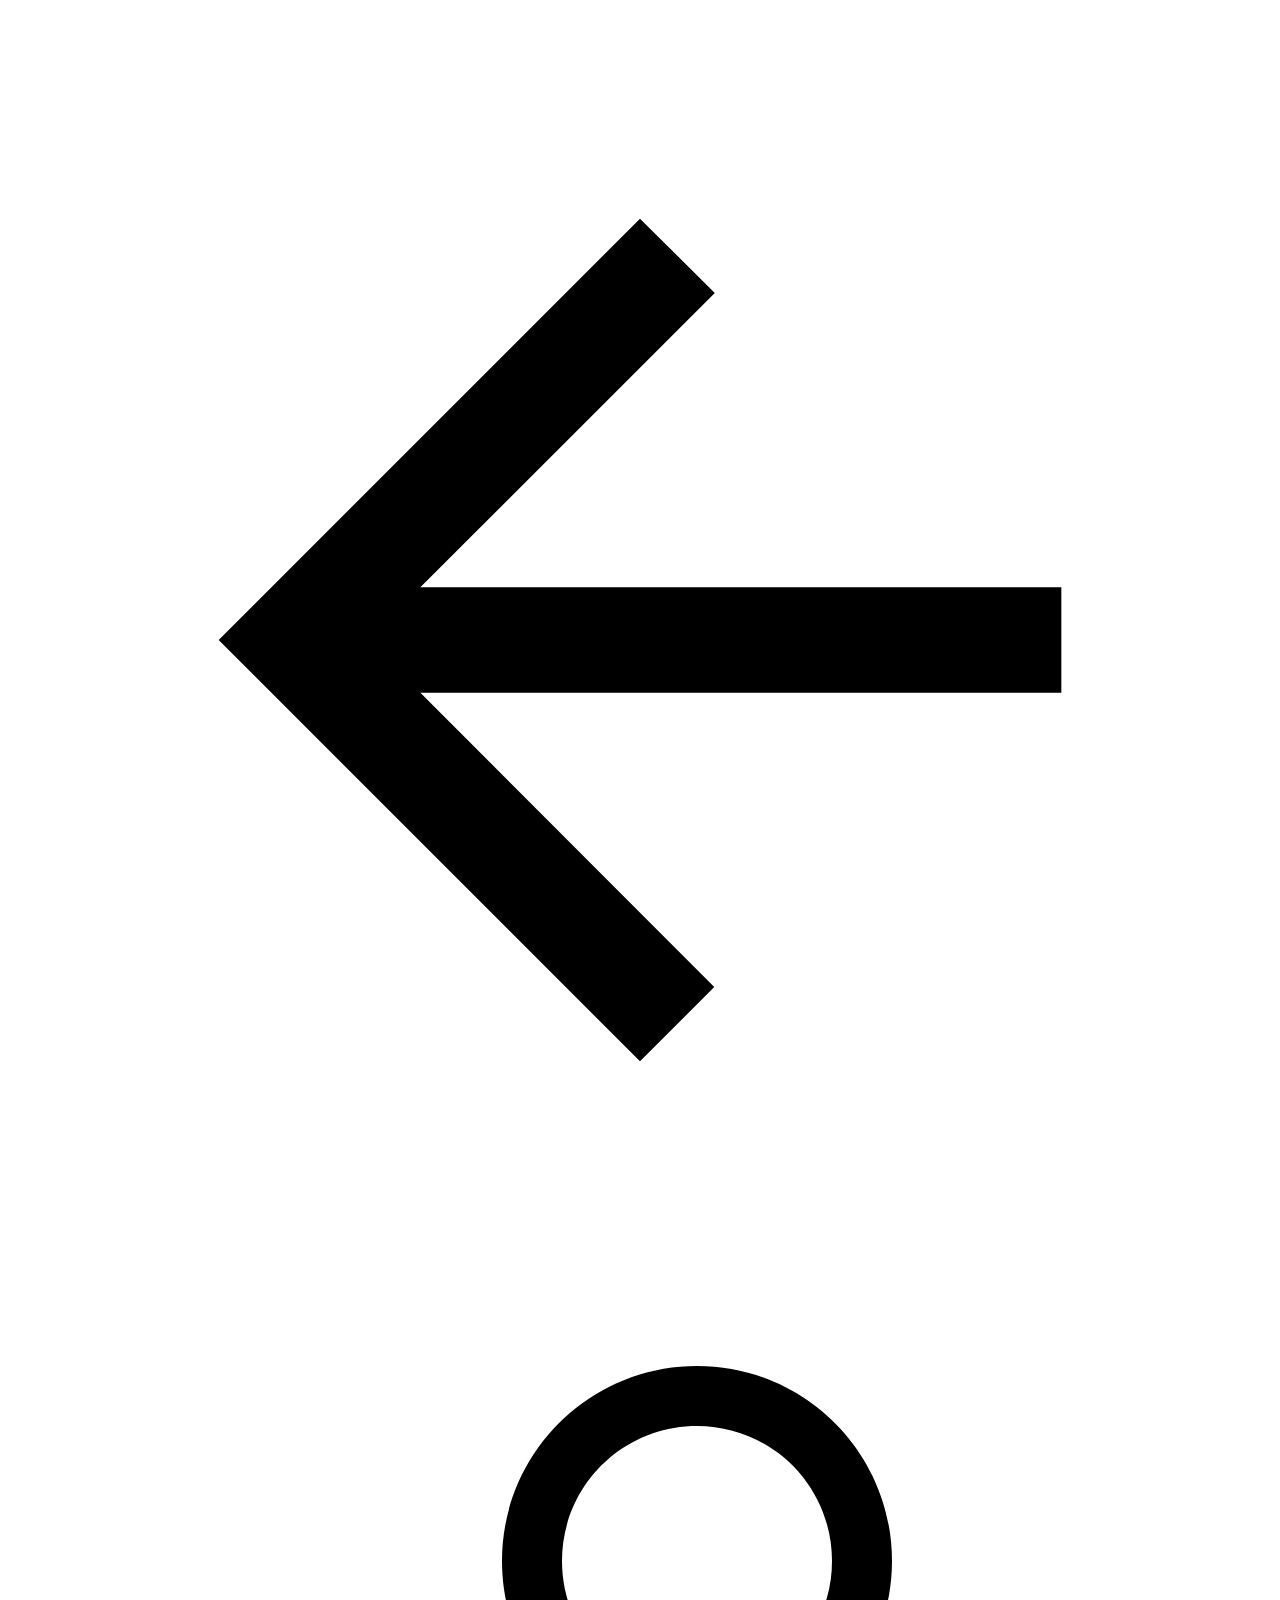
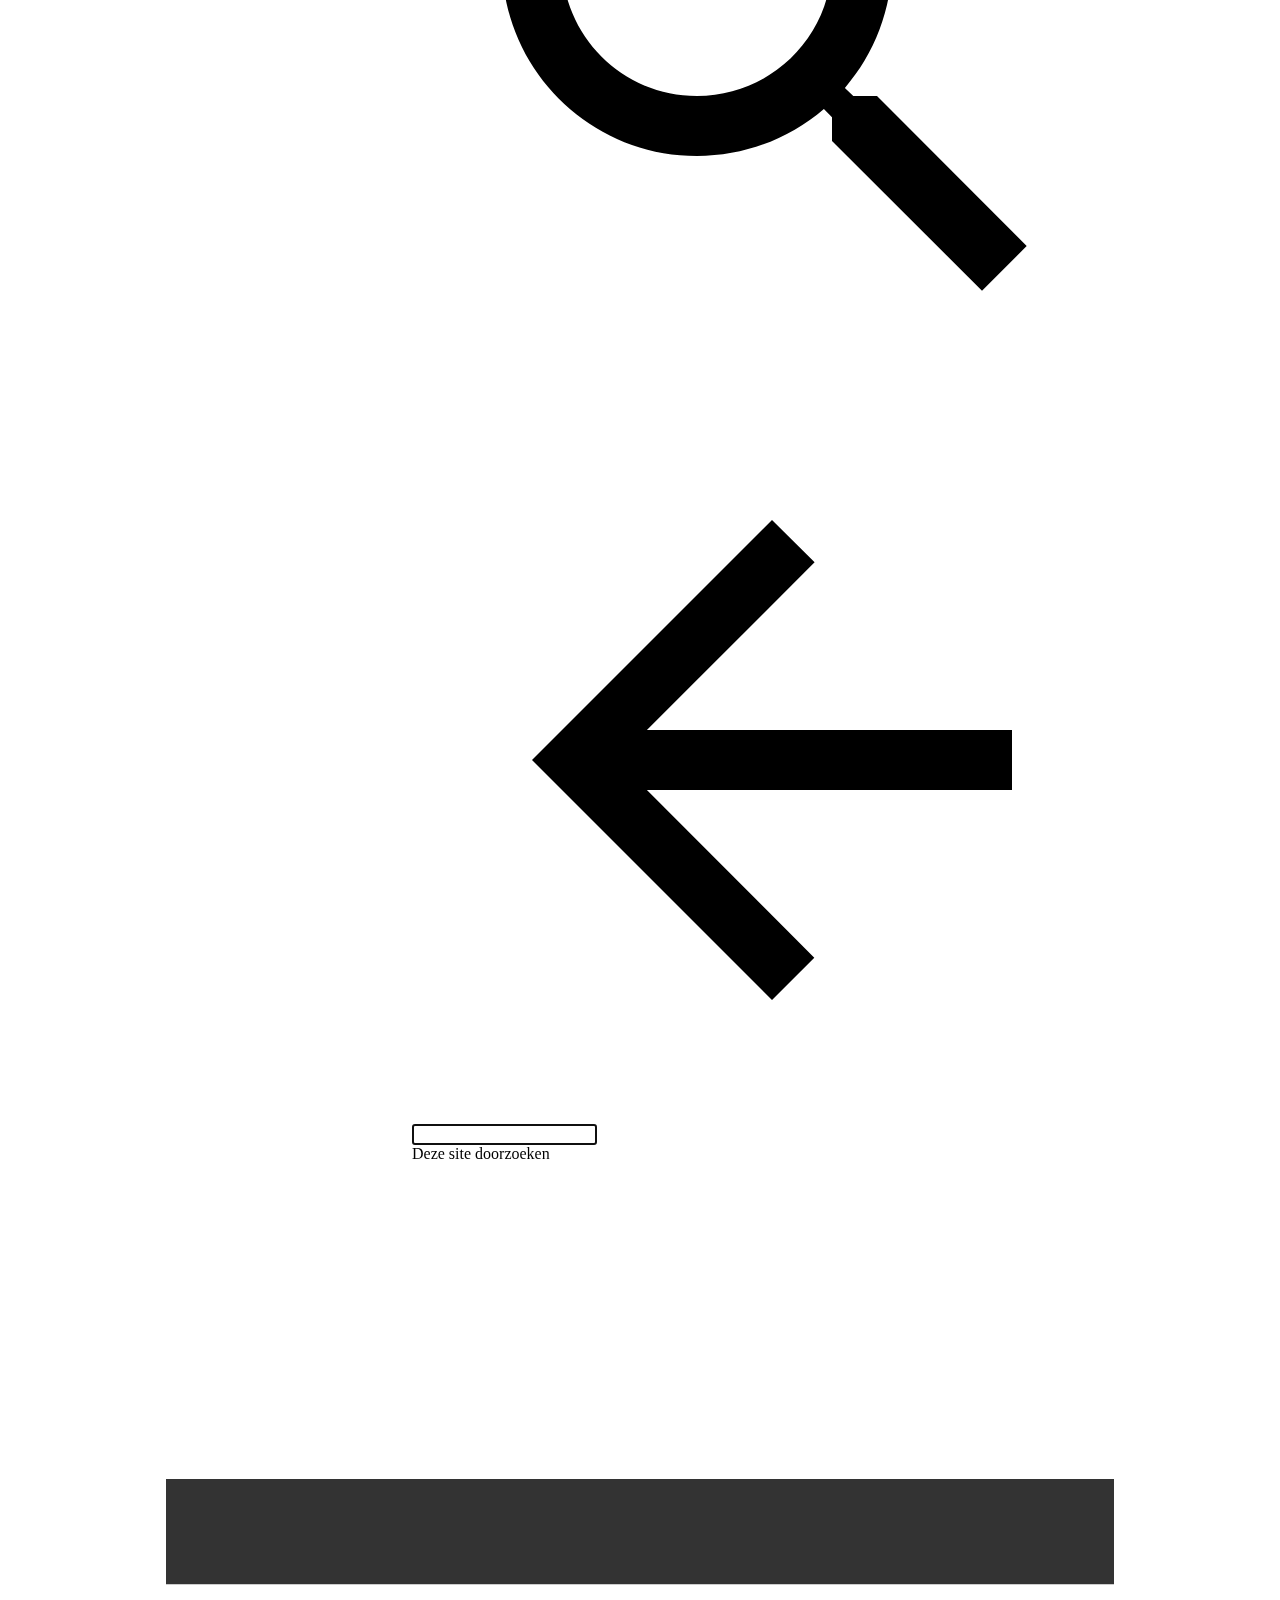
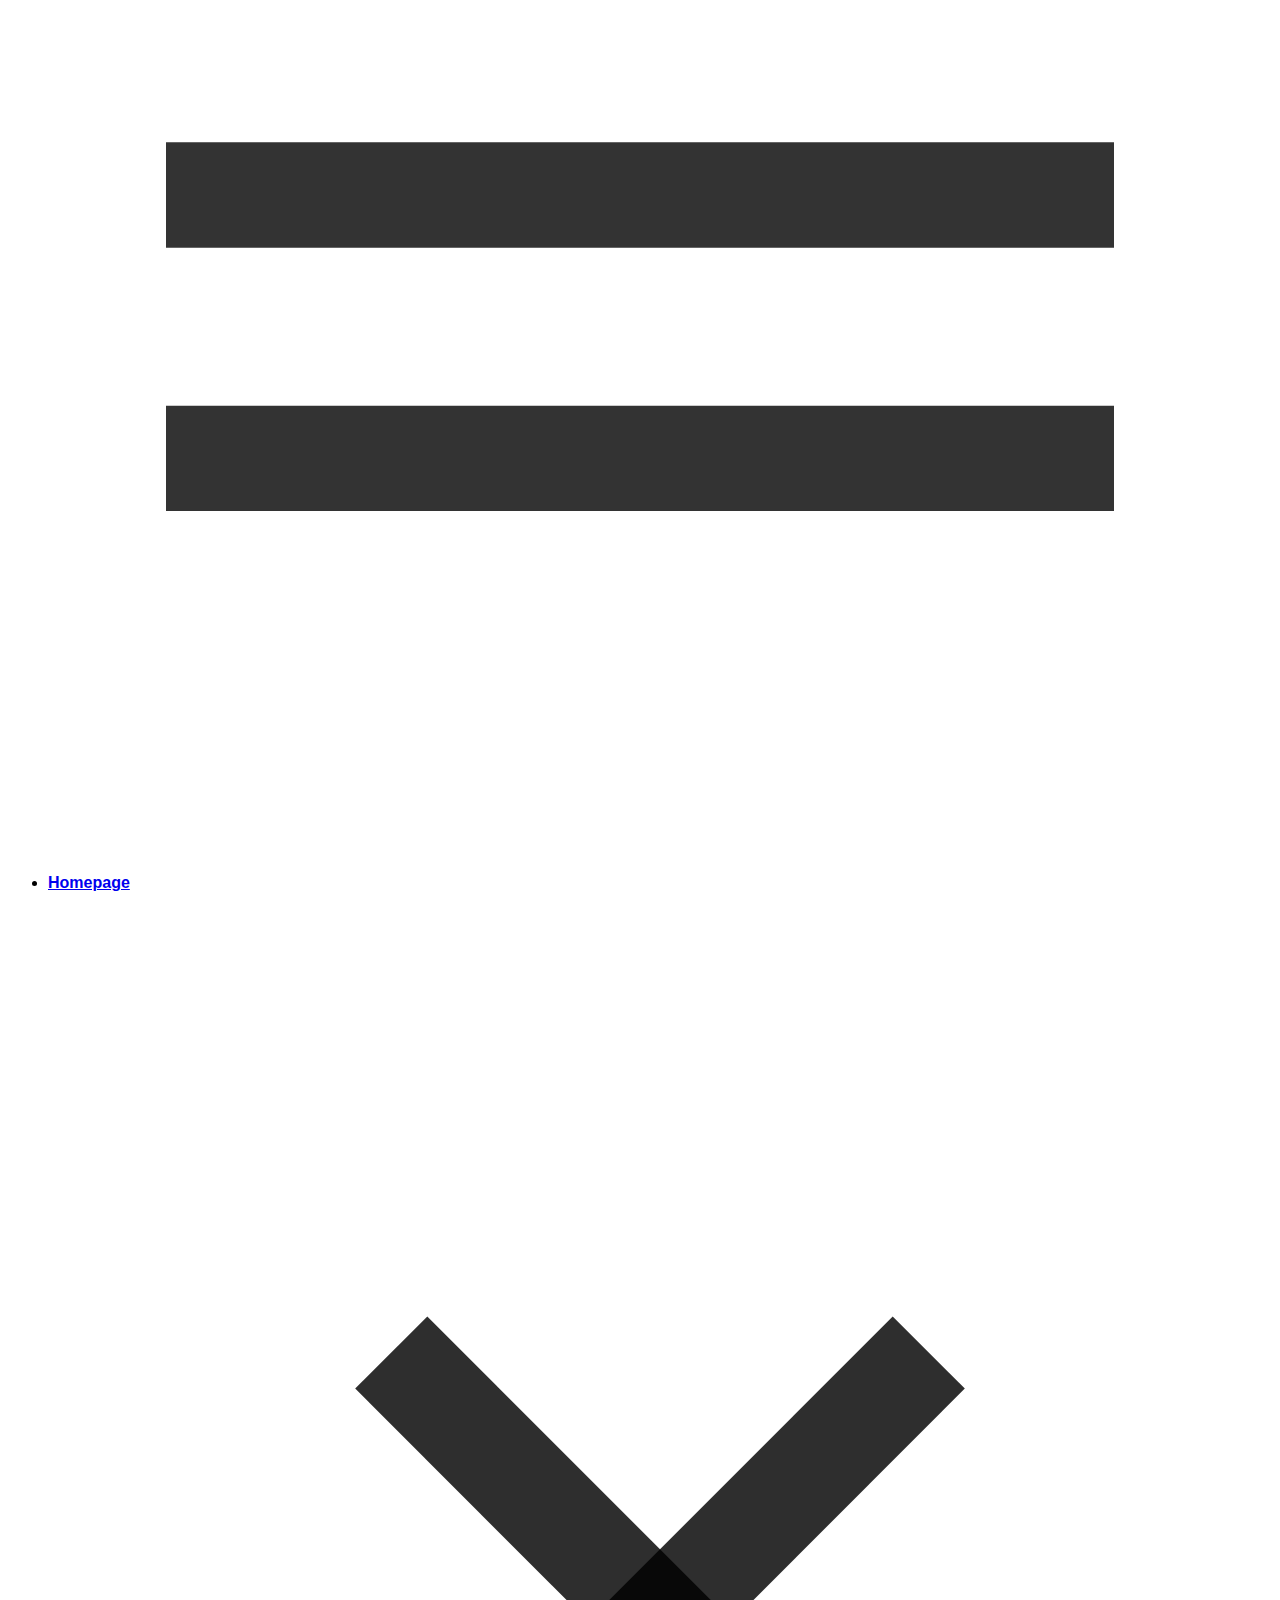
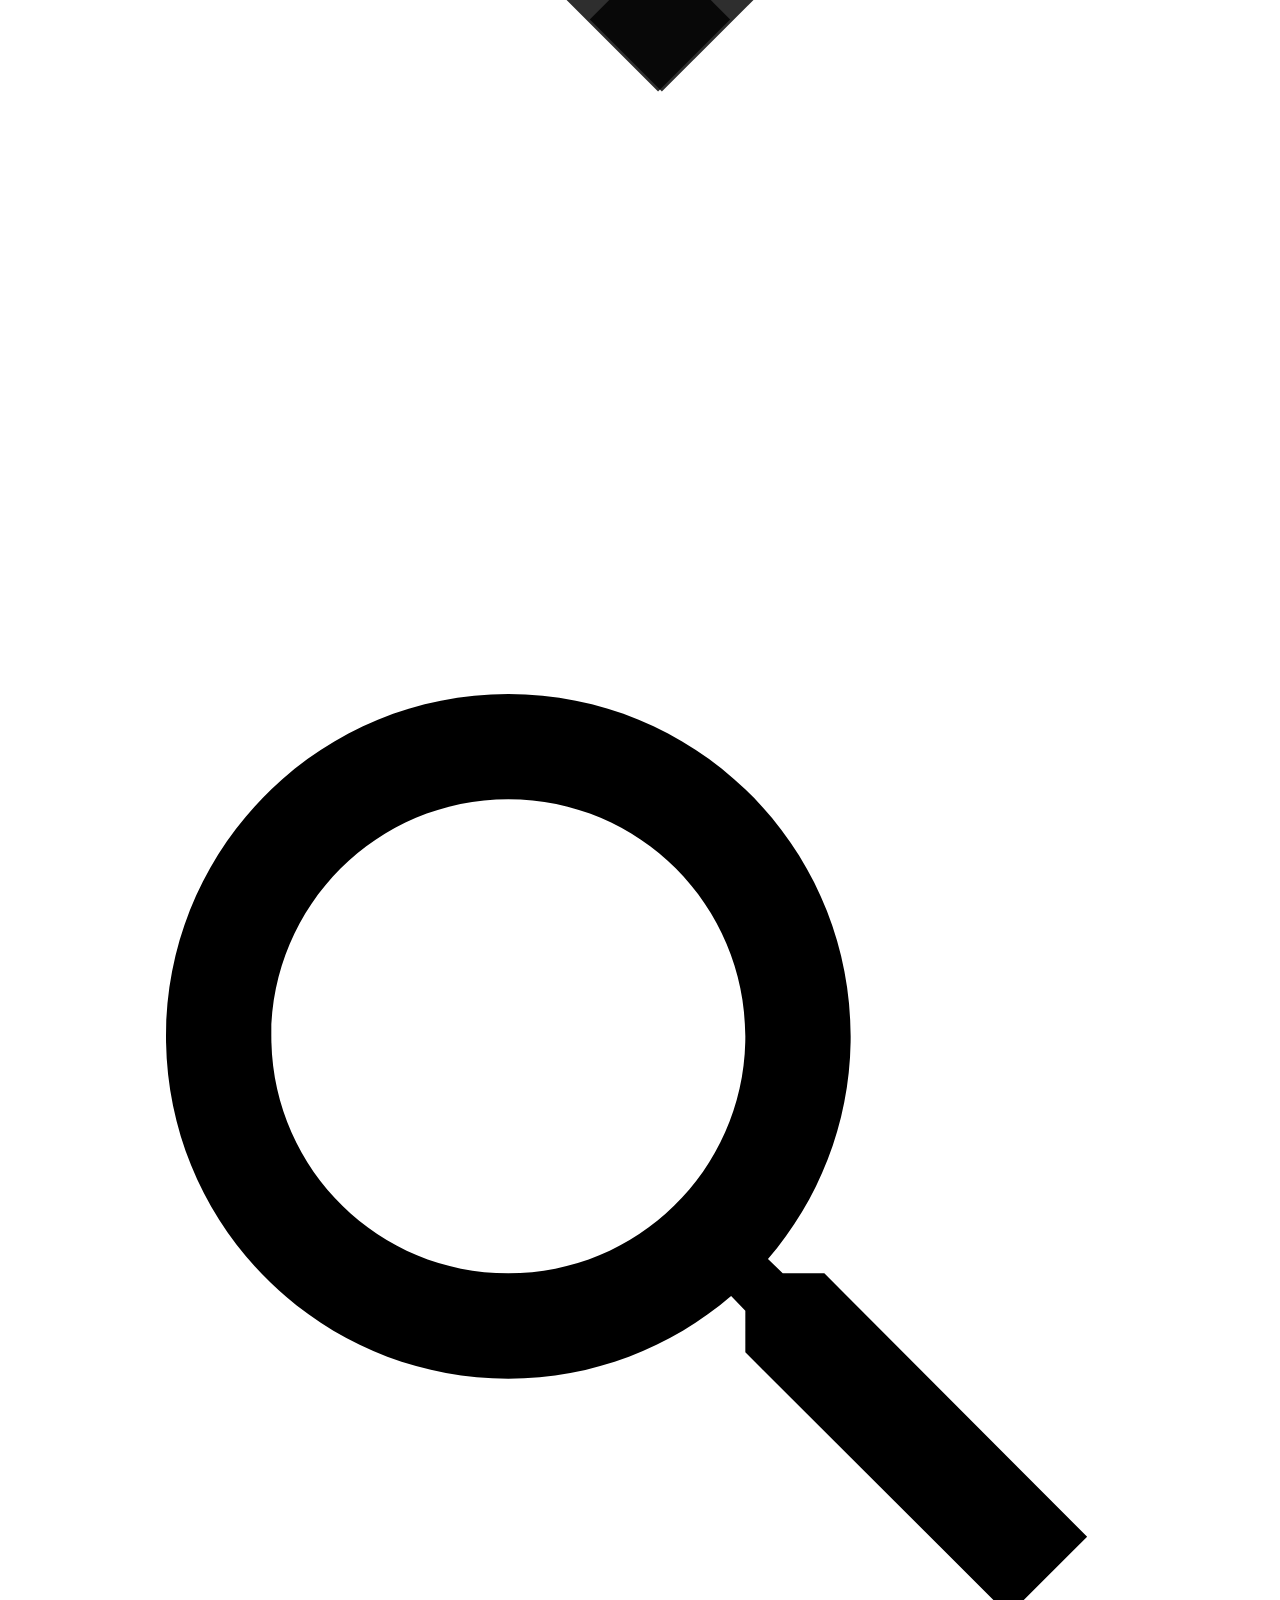
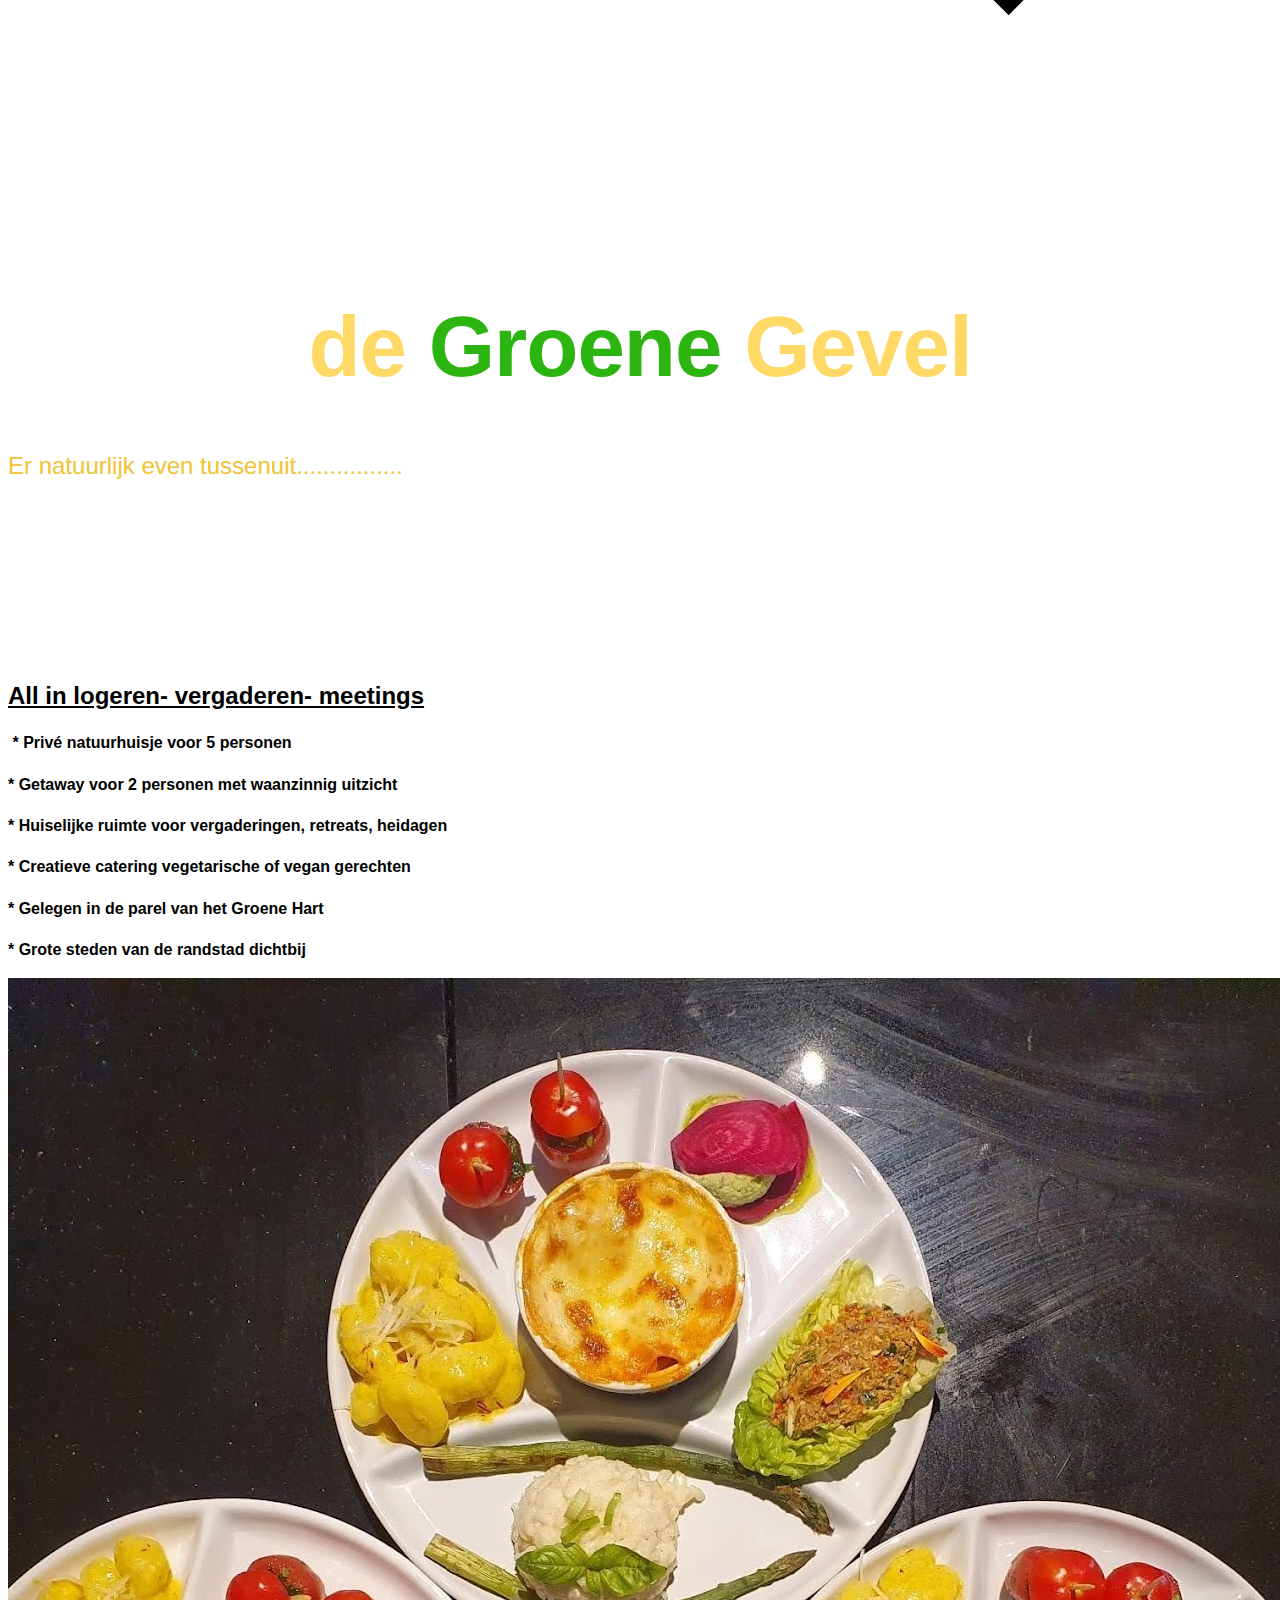
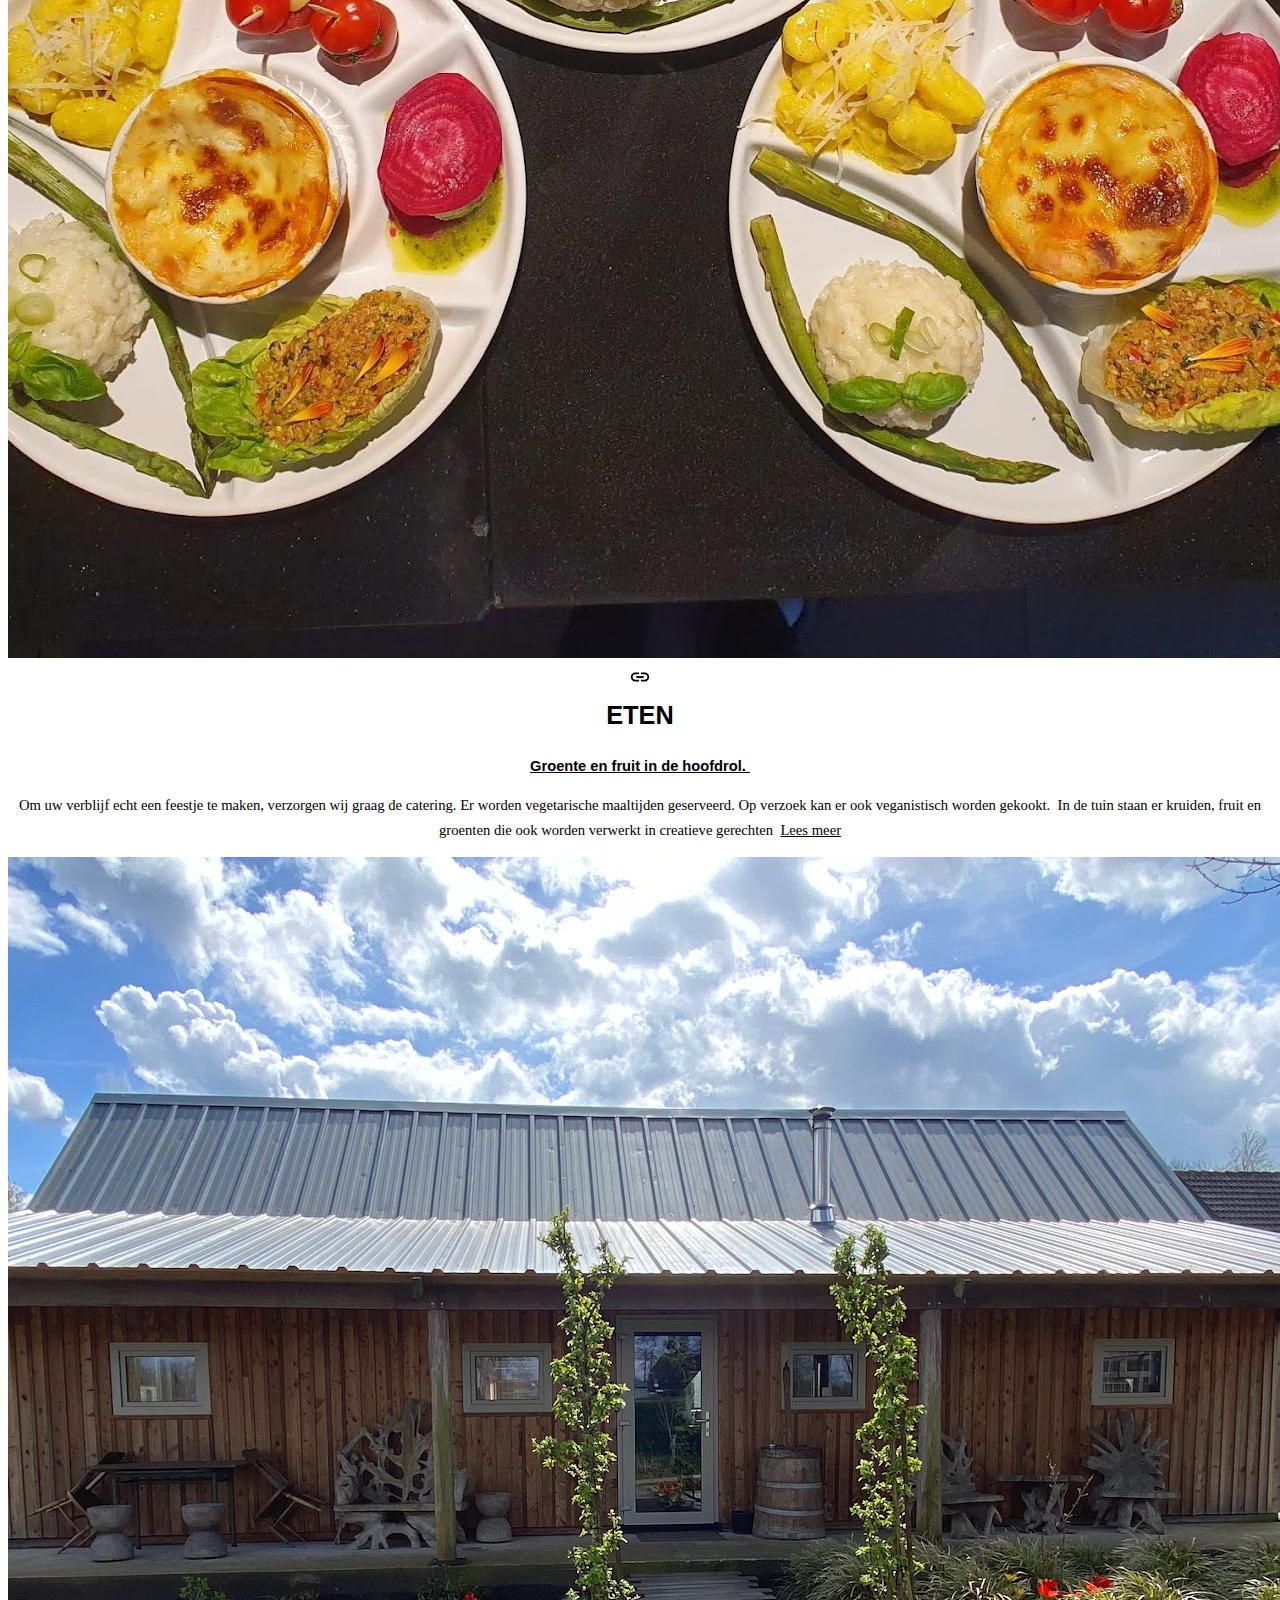
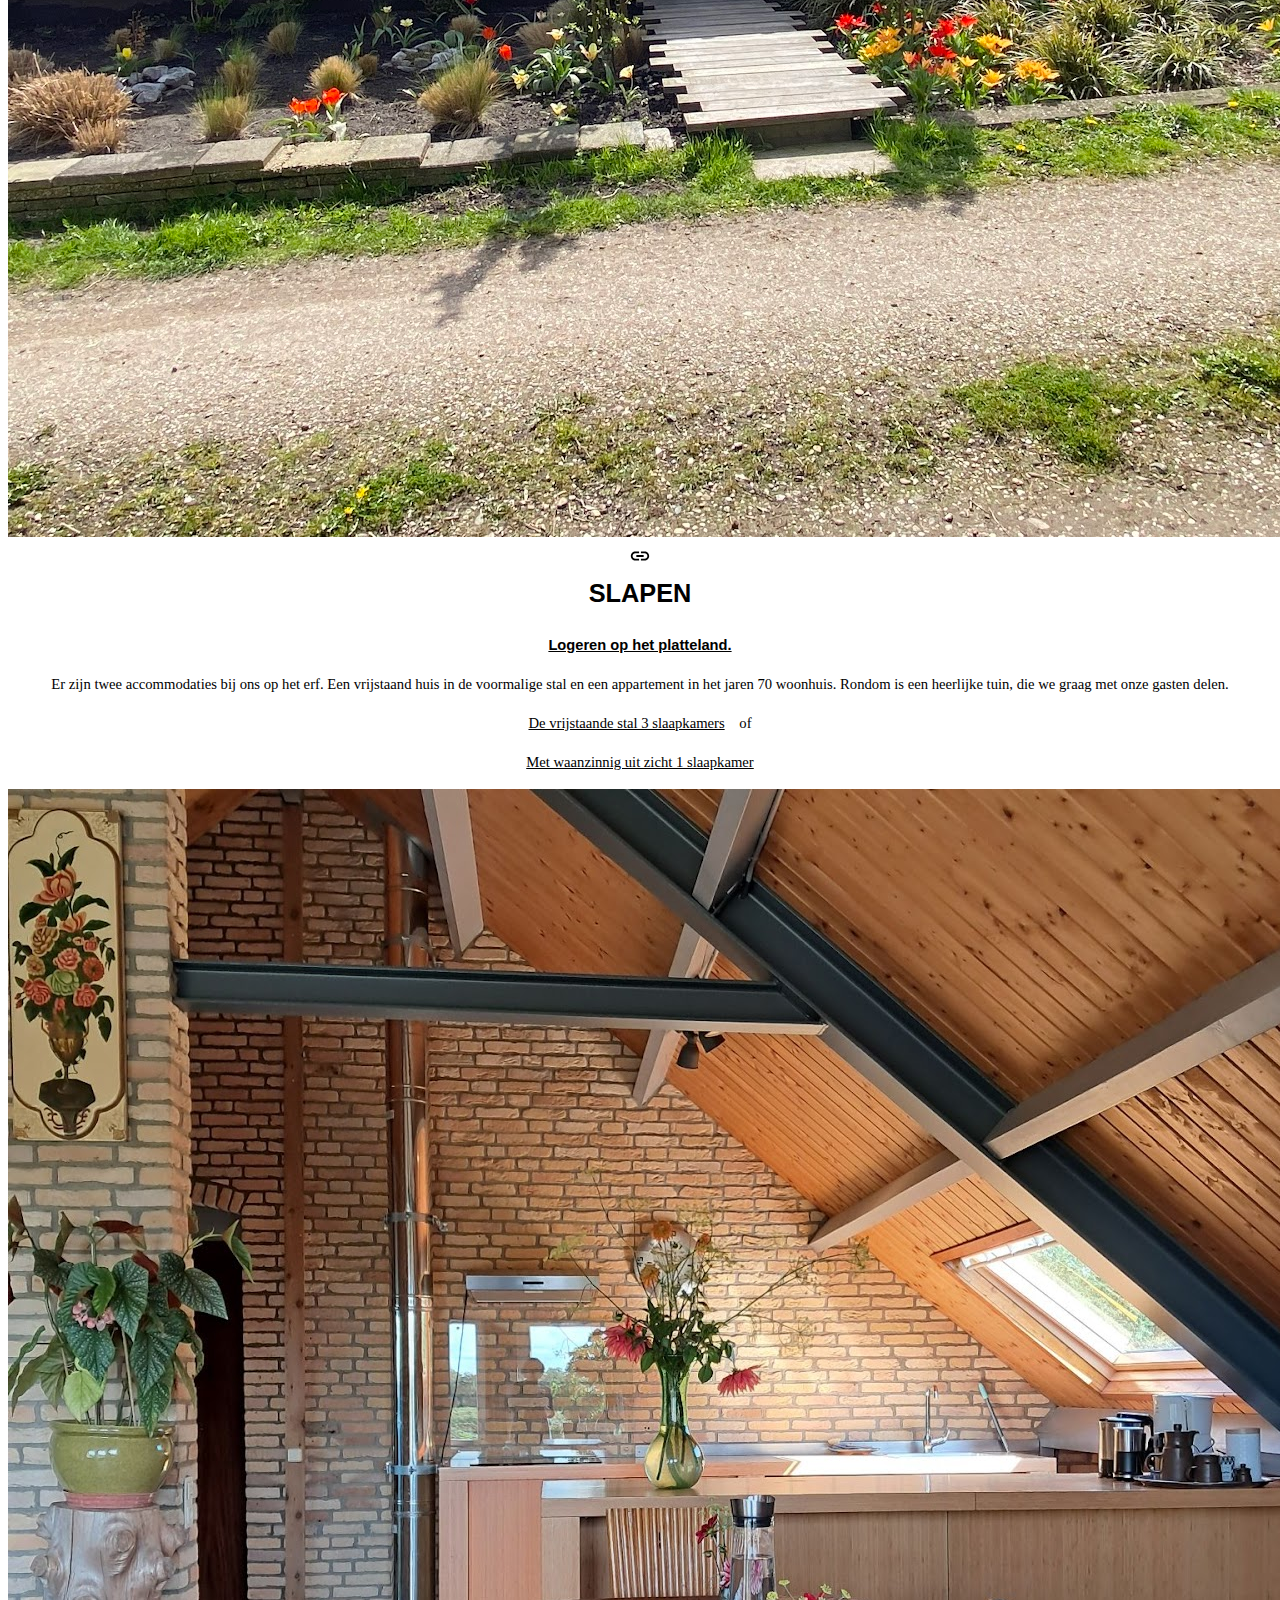
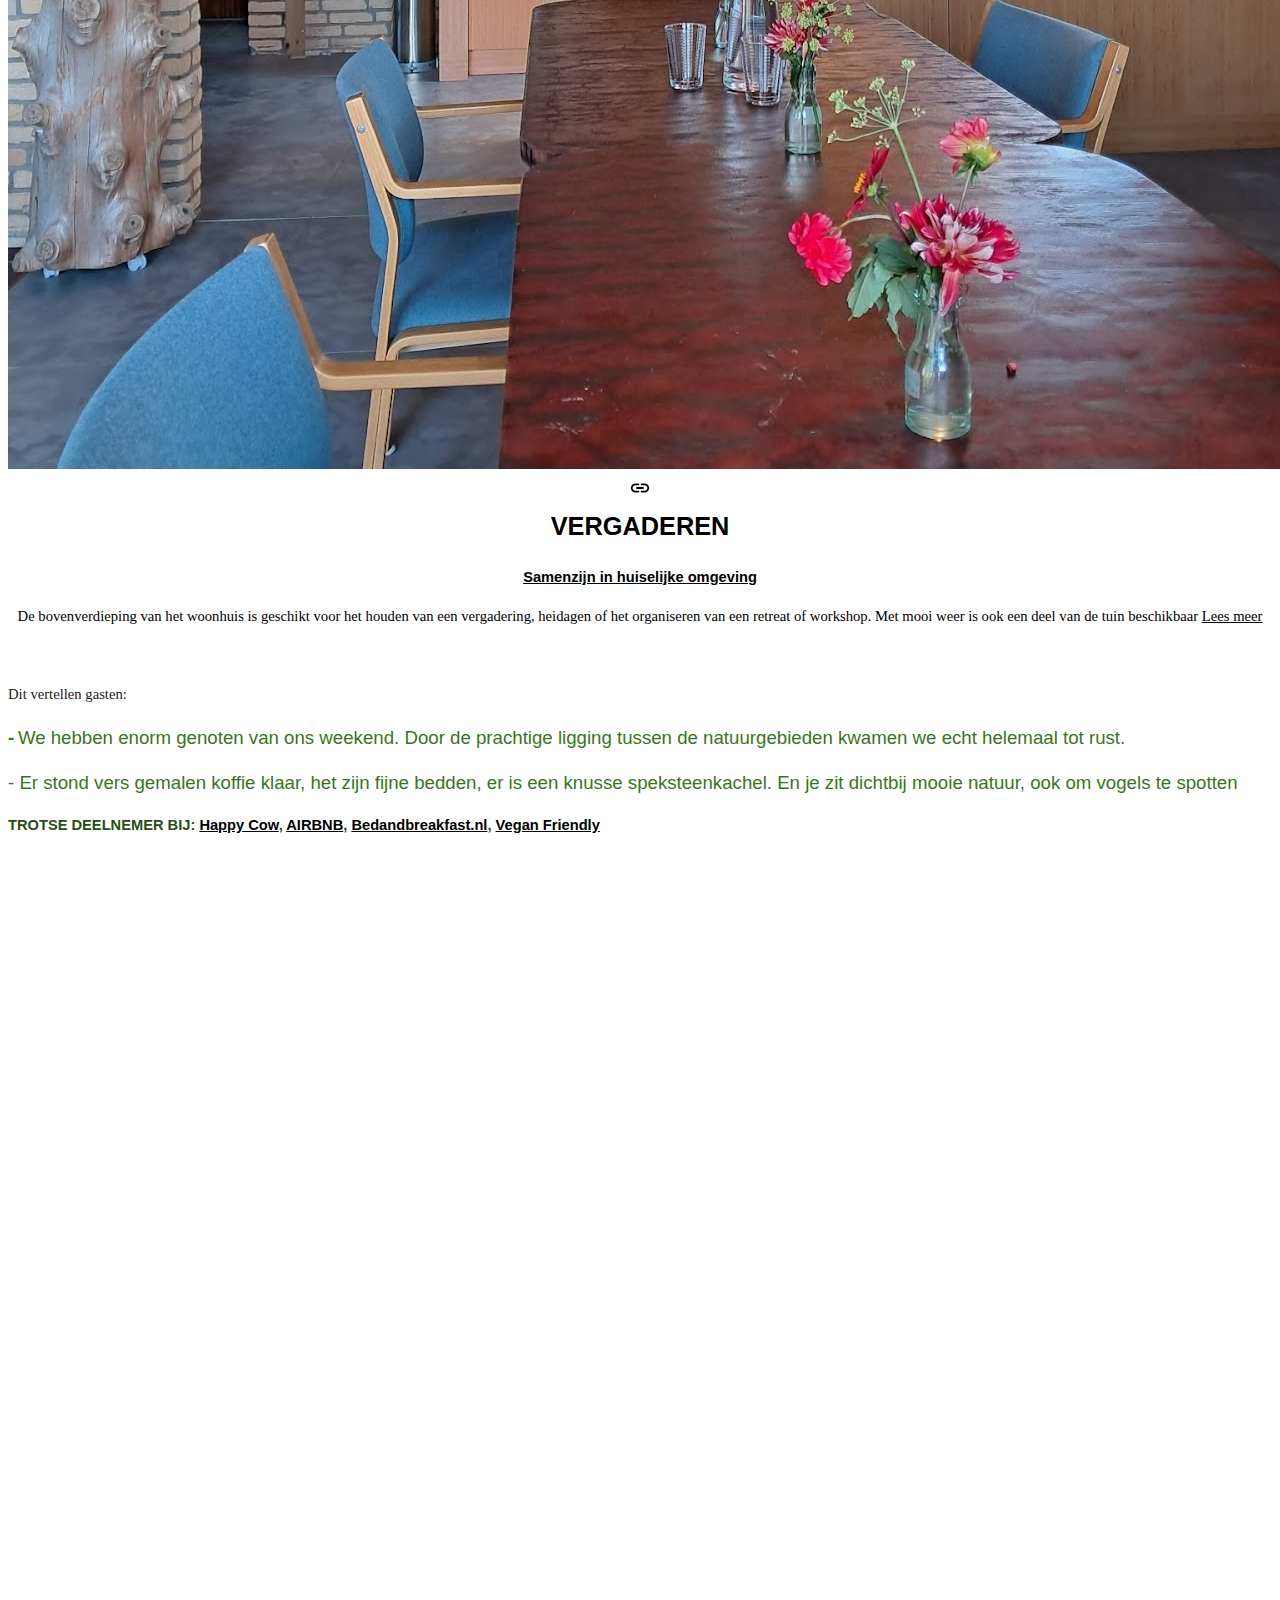
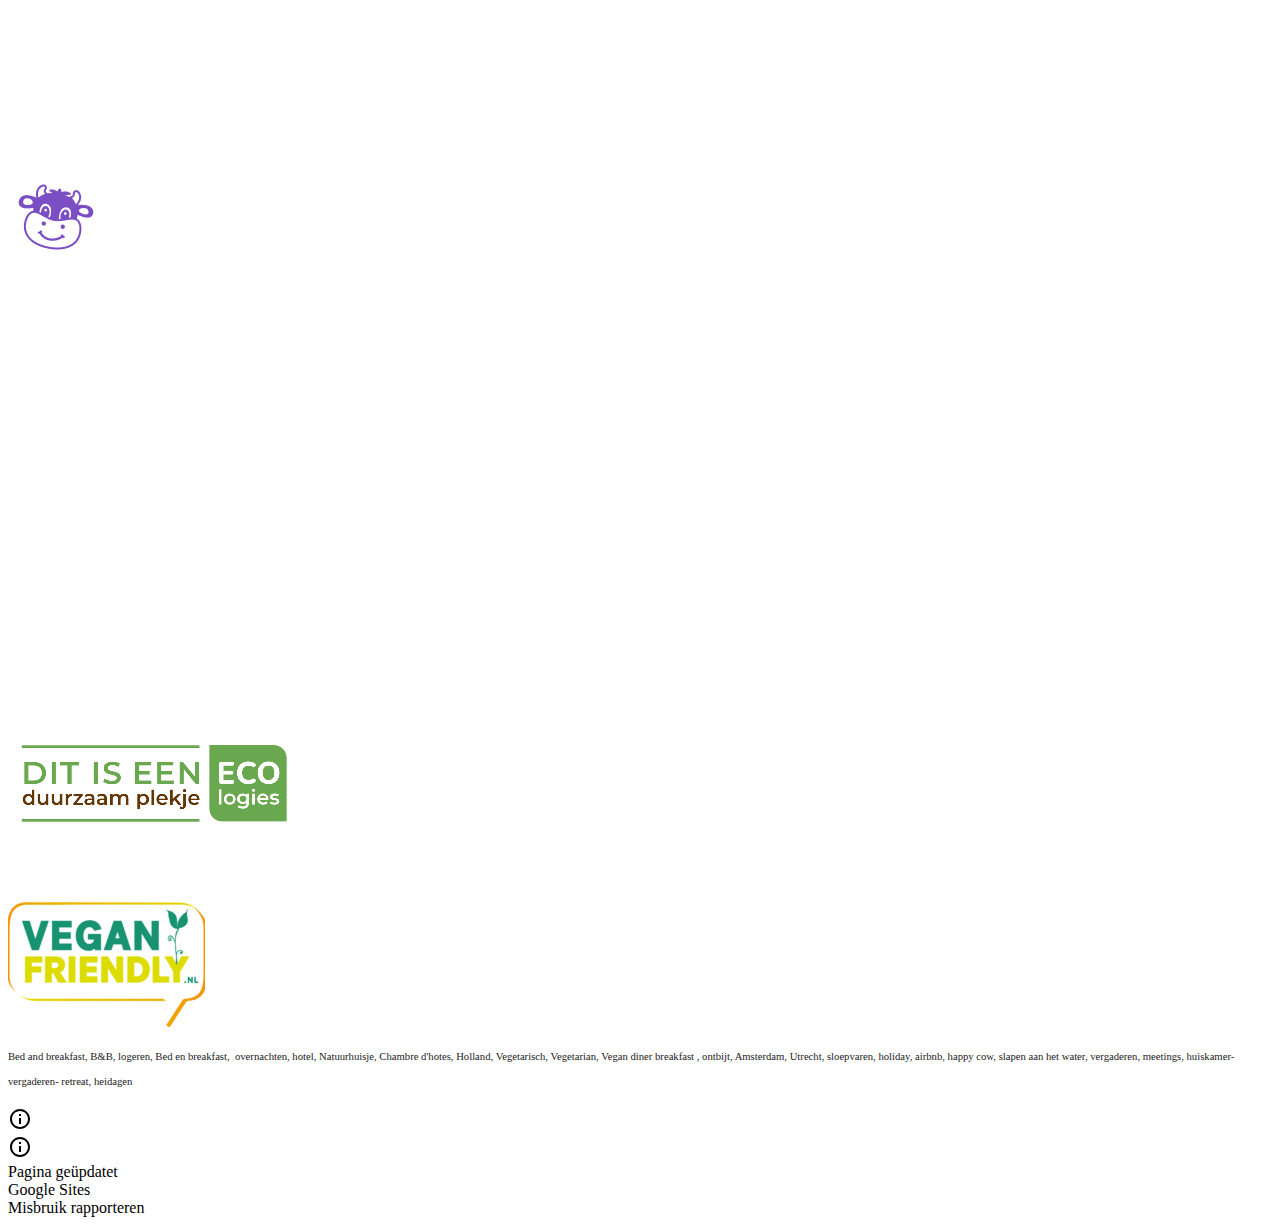
<file: Homepage.html>
<!DOCTYPE html>
<!-- saved from url=(0037)https://www.degroenegevel.nl/homepage -->
<html lang="nl" itemscope="" itemtype="http://schema.org/WebPage"><head><meta http-equiv="Content-Type" content="text/html; charset=UTF-8"><script src="./Homepage_files/cb=gapi.loaded_1" nonce="" async=""></script><script src="./Homepage_files/cb=gapi(1).loaded_0" nonce="" async=""></script><script nonce="">var DOCS_timing={}; DOCS_timing['sl']=new Date().getTime();</script><script nonce="">function _DumpException(e) {throw e;}</script><script data-id="_gd" nonce="">window.WIZ_global_data = {"nQyAE":{}};</script><script nonce="">_docs_flag_initialData={"atari-emtpr":false,"atari-ebidm":true,"atari-ebids":true,"atari-eibrm":false,"docs-text-elei":false,"docs-text-usc":true,"atari-bae":false,"docs-text-emtps":true,"docs-text-etsrdpn":false,"docs-text-etsrds":false,"docs-text-endes":false,"docs-text-escpv":true,"docs-text-ecfs":false,"docs-text-ecis":false,"docs-text-eectfs":false,"docs-text-edctzs":true,"docs-text-eetxpc":false,"docs-text-eetxp":false,"docs-text-ertkmcp":true,"docs-text-ettctvs":false,"docs-text-ettts":false,"docs-text-escoubs":false,"docs-text-escivs":false,"docs-text-escitrbs":false,"docs-text-ecgvd":false,"docs-text-esbbcts":true,"docs-text-etccdts":false,"docs-text-etcchrs":false,"docs-text-etctrs":false,"docs-text-eltbbs":false,"docs-text-ecltts":false,"docs-text-elaiabbs":false,"docs-text-eiosmc":false,"docs-text-etb":false,"docs-text-esbefr":false,"docs-text-ipi":false,"docs-etshc":false,"docs-text-tbcb":2.0E7,"docs-efsmsdl":false,"docs-text-etof":false,"docs-text-ehlb":false,"docs-text-epa":true,"docs-text-dwit":false,"docs-text-elawp":false,"docs-eec":false,"docs-ecot":"","docs-text-enbcr":false,"docs-sup":"","umss":false,"docs-eldi":false,"docs-dli":false,"docs-liap":"/logImpressions","ilcm":{"eui":"AHKXmL08cabcTcdqLfte1H5AYnwgdLxlvapEoFmPvqZXfC0GNWAoqt2uNFDC1H-JnX-hKXHlrRPh","je":1,"sstu":1727367119989864,"si":"COjY1fz_4IgDFQlIqwIddsQDFg","gsc":null,"ei":[5703839,5704621,5706832,5706836,5707711,5737784,5737800,5738513,5738529,5740798,5740814,5743108,5743124,5747265,5748013,5748029,5752678,5752694,5753313,5753329,5754213,5754229,5755080,5755096,5758807,5758823,5762243,5762259,5764252,5764268,5765535,5765551,5766761,5766777,5773662,5773678,5774331,5774347,5774836,5774852,5776501,5776517,5784931,5784947,5784951,5784967,5791766,5791782,5796457,5796473,14101306,14101502,14101510,14101534,49372435,49372443,49375314,49375322,49472063,49472071,49622823,49622831,49623173,49623181,49643568,49643576,49644015,49644023,49769337,49769345,49822921,49822929,49823164,49823172,49833462,49833470,49842855,49842863,49924706,49924714,50221720,50221728,50266222,50266230,50273528,50273536,50297076,50297084,50297426,50297434,50498907,50498915,50529103,50529111,50586962,50586970,70971256,70971264,71038255,71038263,71079938,71079946,71085241,71085249,71185170,71185178,71197826,71197834,71238946,71238954,71252297,71252305,71289146,71289154,71387889,71387897,71429507,71429515,71473301,71473309,71478200,71478208,71478589,71478597,71528597,71528605,71530083,71530091,71532749,71532757,71533361,71533377,71544834,71544842,71545513,71545521,71546425,71546433,71554472,71554480,71560069,71560077,71561541,71561549,71573870,71573878,71592490,71592498,71658040,71658048,71659813,71659821,71689860,71689868,71720760,71721087,71721095,71733073,71733081,71798420,71798436,71798440,71798456,71868050,71868058,71897827,71897835,71924351,71924359,71960540,71960548,71961126,71961134,94333163,94333171,94353368,94353376,94397741,94397749,94413607,94413615,94434257,94434265,94435578,94435586,94489858,94489866,94502654,94502662,94518793,94518801,94526768,94526776,94597639,94597647,94630911,94661802,94661810,94707424,94707432,94745673,94784571,94784579,94904089,94904097,94929210,94929218,94942490,94942498,95087186,95087194,95087217,95087225,95112873,95112881,95118561,95118569,95234871,95234879,95251262,95251270,95266740,95266748,95270945,95270953,95271343,95271351,95314802,95314810,99237681,99237689,99310979,99310987,99368792,99368800,99402331,99402339,100130662,100130678,101406734,101406742,101632859],"crc":0,"cvi":[]},"docs-ccdil":false,"docs-eil":true,"info_params":{},"buildLabel":"editors.sites-viewer-frontend_20240917.02_p1","docs-show_debug_info":false,"atari-jefp":"/_/view/jserror","docs-jern":"view","atari-rhpp":"/_/view","docs-ecuach":false,"docs-cclt":2033,"docs-ecci":true,"docs-esi":false,"docs-efypr":true,"docs-eyprp":true}; _docs_flag_cek= null ; if (window['DOCS_timing']) {DOCS_timing['ifdld']=new Date().getTime();}</script><meta name="viewport" content="width=device-width, initial-scale=1"><meta http-equiv="X-UA-Compatible" content="IE=edge"><meta name="referrer" content="origin"><link rel="icon" href="https://ssl.gstatic.com/atari/images/public/favicon.ico"><meta property="og:title" content="Homepage"><meta property="og:type" content="website"><meta property="og:url" content="https://www.degroenegevel.nl/homepage"><meta property="og:description" content="All in logeren- vergaderen- meetings
 * Privé natuurhuisje voor 5 personen 
* Getaway voor 2 personen met waanzinnig uitzicht
* Huiselijke ruimte voor vergaderingen, retreats, heidagen
* Creatieve catering vegetarische of vegan gerechten   
* Gelegen in de parel van het Groene Hart
* Grote steden"><meta itemprop="name" content="Homepage"><meta itemprop="description" content="All in logeren- vergaderen- meetings
 * Privé natuurhuisje voor 5 personen 
* Getaway voor 2 personen met waanzinnig uitzicht
* Huiselijke ruimte voor vergaderingen, retreats, heidagen
* Creatieve catering vegetarische of vegan gerechten   
* Gelegen in de parel van het Groene Hart
* Grote steden"><meta itemprop="url" content="https://www.degroenegevel.nl/homepage"><meta itemprop="thumbnailUrl" content="https://lh6.googleusercontent.com/U6q0FZ961HHT6rL8D5rUNyTV0mf7f5G6qaJqH5UqLzWB1ANTzEvteuT1Md65AYE050pz9FtqFdyUNo5DUX4FU4lOEgepcdhYOulzjpeF3-qus_XazZZhrit6v4wwSYmfkg=w1280"><meta itemprop="image" content="https://lh6.googleusercontent.com/U6q0FZ961HHT6rL8D5rUNyTV0mf7f5G6qaJqH5UqLzWB1ANTzEvteuT1Md65AYE050pz9FtqFdyUNo5DUX4FU4lOEgepcdhYOulzjpeF3-qus_XazZZhrit6v4wwSYmfkg=w1280"><meta itemprop="imageUrl" content="https://lh6.googleusercontent.com/U6q0FZ961HHT6rL8D5rUNyTV0mf7f5G6qaJqH5UqLzWB1ANTzEvteuT1Md65AYE050pz9FtqFdyUNo5DUX4FU4lOEgepcdhYOulzjpeF3-qus_XazZZhrit6v4wwSYmfkg=w1280"><meta property="og:image" content="https://lh6.googleusercontent.com/U6q0FZ961HHT6rL8D5rUNyTV0mf7f5G6qaJqH5UqLzWB1ANTzEvteuT1Md65AYE050pz9FtqFdyUNo5DUX4FU4lOEgepcdhYOulzjpeF3-qus_XazZZhrit6v4wwSYmfkg=w1280"><link href="./Homepage_files/css" rel="stylesheet" nonce=""><link href="./Homepage_files/css(1)" rel="stylesheet" nonce=""><link href="./Homepage_files/css(2)" rel="stylesheet" nonce=""><link href="./Homepage_files/css(3)" rel="stylesheet" nonce=""><style nonce="">@media only screen and (max-width: 479px){.jgG6ef{font-size: 17.0pt;}}@media only screen and (min-width: 480px) and (max-width: 767px){.jgG6ef{font-size: 17.0pt;}}@media only screen and (min-width: 768px) and (max-width: 1279px){.jgG6ef{font-size: 18.0pt;}}@media only screen and (min-width: 1280px){.jgG6ef{font-size: 18.0pt;}}</style><link rel="stylesheet" href="./Homepage_files/rs=AGEqA5mg7IdZiiAGR2tOr8ugtdeAHYvDtA" data-id="_cl" nonce=""><script nonce=""></script><title>Homepage</title><style jsname="ptDGoc" nonce="">.M63kCb{background-color: rgba(255,255,255,1);}.OUGEr{color: rgba(33,33,33,1);}.duRjpb .OUGEr{color: rgba(0,0,0,1);}.JYVBee .OUGEr{color: rgba(0,0,0,1);}.OmQG5e .OUGEr{color: rgba(33,33,33,1);}.iwQgFb{background-color: rgba(211,211,211,1);}.ySLm4c{font-family: Merriweather, serif;}.CbiMKe{background-color: rgba(255,238,166,1);}.qeLZfd .zfr3Q{color: rgba(33,33,33,1);}.qeLZfd .qnVSj{color: rgba(33,33,33,1);}.qeLZfd .Glwbz{color: rgba(33,33,33,1);}.qeLZfd .duRjpb{color: rgba(0,0,0,1);}.qeLZfd .qLrapd{color: rgba(0,0,0,1);}.qeLZfd .JYVBee{color: rgba(0,0,0,1);}.qeLZfd .aHM7ed{color: rgba(0,0,0,1);}.qeLZfd .OmQG5e{color: rgba(33,33,33,1);}.qeLZfd .NHD4Gf{color: rgba(33,33,33,1);}.qeLZfd .aw5Odc{color: rgba(0,0,0,1);}.qeLZfd .dhtgD:hover{color: rgba(0,0,0,1);}.qeLZfd .dhtgD:visited{color: rgba(0,0,0,1);}.qeLZfd .iwQgFb{background-color: rgba(209,209,209,1);}.qeLZfd .OUGEr{color: rgba(33,33,33,1);}.qeLZfd .duRjpb .OUGEr{color: rgba(0,0,0,1);}.qeLZfd .JYVBee .OUGEr{color: rgba(0,0,0,1);}.qeLZfd .OmQG5e .OUGEr{color: rgba(33,33,33,1);}.qeLZfd:before{background-color: rgba(253,253,253,1); display: block;}.lQAHbd .zfr3Q{color: rgba(0,0,0,1);}.lQAHbd .qnVSj{color: rgba(0,0,0,1);}.lQAHbd .Glwbz{color: rgba(0,0,0,1);}.lQAHbd .duRjpb{color: rgba(0,0,0,1);}.lQAHbd .qLrapd{color: rgba(0,0,0,1);}.lQAHbd .JYVBee{color: rgba(0,0,0,1);}.lQAHbd .aHM7ed{color: rgba(0,0,0,1);}.lQAHbd .OmQG5e{color: rgba(0,0,0,1);}.lQAHbd .NHD4Gf{color: rgba(0,0,0,1);}.lQAHbd .aw5Odc{color: rgba(0,0,0,1);}.lQAHbd .dhtgD:hover{color: rgba(0,0,0,1);}.lQAHbd .dhtgD:visited{color: rgba(0,0,0,1);}.lQAHbd .iwQgFb{background-color: rgba(208,196,146,1);}.lQAHbd .OUGEr{color: rgba(0,0,0,1);}.lQAHbd .duRjpb .OUGEr{color: rgba(0,0,0,1);}.lQAHbd .JYVBee .OUGEr{color: rgba(0,0,0,1);}.lQAHbd .OmQG5e .OUGEr{color: rgba(0,0,0,1);}.lQAHbd .CbiMKe{background-color: rgba(255,255,255,1);}.lQAHbd:before{background-color: rgba(255,238,166,1); display: block;}.cJgDec .zfr3Q{color: rgba(255,255,255,1);}.cJgDec .zfr3Q .OUGEr{color: rgba(255,255,255,1);}.cJgDec .qnVSj{color: rgba(255,255,255,1);}.cJgDec .Glwbz{color: rgba(255,255,255,1);}.cJgDec .qLrapd{color: rgba(255,255,255,1);}.cJgDec .aHM7ed{color: rgba(255,255,255,1);}.cJgDec .NHD4Gf{color: rgba(255,255,255,1);}.cJgDec .IFuOkc:before{background-color: rgba(33,33,33,1); opacity: 0; display: block;}.O13XJf{height: 340px; padding-bottom: 60px; padding-top: 60px;}.O13XJf .IFuOkc{background-color: rgba(255,238,166,1); background-image: url(https://ssl.gstatic.com/atari/images/simple-header-blended-small.png);}.O13XJf .IFuOkc:before{background-color: rgba(33,33,33,1); opacity: 0.4; display: block;}.O13XJf .zfr3Q{color: rgba(255,255,255,1);}.O13XJf .qnVSj{color: rgba(255,255,255,1);}.O13XJf .Glwbz{color: rgba(255,255,255,1);}.O13XJf .duRjpb{color: rgba(255,255,255,1);}.O13XJf .qLrapd{color: rgba(255,255,255,1);}.O13XJf .JYVBee{color: rgba(255,255,255,1);}.O13XJf .aHM7ed{color: rgba(255,255,255,1);}.O13XJf .OmQG5e{color: rgba(255,255,255,1);}.O13XJf .NHD4Gf{color: rgba(255,255,255,1);}.tpmmCb .zfr3Q{color: rgba(33,33,33,1);}.tpmmCb .zfr3Q .OUGEr{color: rgba(33,33,33,1);}.tpmmCb .qnVSj{color: rgba(33,33,33,1);}.tpmmCb .Glwbz{color: rgba(33,33,33,1);}.tpmmCb .qLrapd{color: rgba(33,33,33,1);}.tpmmCb .aHM7ed{color: rgba(33,33,33,1);}.tpmmCb .NHD4Gf{color: rgba(33,33,33,1);}.tpmmCb .IFuOkc:before{background-color: rgba(255,255,255,1); display: block;}.tpmmCb .Wew9ke{fill: rgba(33,33,33,1);}.aw5Odc{color: rgba(0,0,0,1);}.dhtgD:hover{color: rgba(0,0,0,1);}.dhtgD:active{color: rgba(0,0,0,1);}.dhtgD:visited{color: rgba(0,0,0,1);}.Zjiec{color: rgba(255,255,255,1); font-family: 'PT Sans', sans-serif; font-size: 19pt; font-weight: 700; letter-spacing: 1px; line-height: 1.3; padding-bottom: 62.5px; padding-left: 48px; padding-right: 36px; padding-top: 11.5px;}.XMyrgf{margin-top: 0px; margin-left: 48px; margin-bottom: 24px; margin-right: 24px;}.TlfmSc{color: rgba(255,255,255,1); font-family: 'PT Sans', sans-serif; font-size: 15pt; font-weight: 700; line-height: 1.333;}.Mz8gvb{color: rgba(255,255,255,1);}.zDUgLc{background-color: rgba(33,33,33,1);}.QTKDff.chg4Jd:focus{background-color: rgba(255,255,255,0.1199999973);}.YTv4We{color: rgba(178,178,178,1);}.YTv4We:hover:before{background-color: rgba(255,255,255,0.1199999973); display: block;}.YTv4We.chg4Jd:focus:before{border-color: rgba(255,255,255,0.3600000143); display: block;}.eWDljc{background-color: rgba(33,33,33,1);}.eWDljc .hDrhEe{padding-left: 8px;}.ZXW7w{color: rgba(255,255,255,1); opacity: 0.26;}.PsKE7e{color: rgba(255,255,255,1); font-family: 'PT Sans', sans-serif; font-size: 12pt; font-weight: 400;}.lhZOrc{color: rgba(255,241,184,1);}.hDrhEe:hover{color: rgba(255,241,184,1);}.M9vuGd{color: rgba(255,241,184,1); font-weight: 700;}.jgXgSe:hover{color: rgba(255,241,184,1);}.j10yRb:hover{color: rgba(255,241,184,1);}.j10yRb.chg4Jd:focus:before{border-color: rgba(255,255,255,0.3600000143); display: block;}.tCHXDc{color: rgba(255,255,255,1);}.iWs3gf.chg4Jd:focus{background-color: rgba(255,255,255,0.1199999973);}.wgxiMe{background-color: rgba(33,33,33,1);}.fOU46b .TlfmSc{color: rgba(255,255,255,1);}.fOU46b .KJll8d{background-color: rgba(255,255,255,1);}.fOU46b .Mz8gvb{color: rgba(255,255,255,1);}.fOU46b .Mz8gvb.chg4Jd:focus:before{border-color: rgba(255,255,255,1); display: block;}.fOU46b .qV4dIc{color: rgba(255,255,255,0.8700000048);}.fOU46b .jgXgSe:hover{color: rgba(255,255,255,1);}.fOU46b .M9vuGd{color: rgba(255,255,255,1);}.fOU46b .tCHXDc{color: rgba(255,255,255,0.8700000048);}.fOU46b .iWs3gf.chg4Jd:focus{background-color: rgba(255,255,255,0.1199999973);}.fOU46b .G8QRnc .Mz8gvb{color: rgba(0,0,0,0.8000000119);}.fOU46b .G8QRnc .Mz8gvb.chg4Jd:focus:before{border-color: rgba(0,0,0,0.8000000119); display: block;}.fOU46b .G8QRnc .ZXW7w{color: rgba(0,0,0,0.8000000119);}.fOU46b .G8QRnc .TlfmSc{color: rgba(0,0,0,0.8000000119);}.fOU46b .G8QRnc .KJll8d{background-color: rgba(0,0,0,0.8000000119);}.fOU46b .G8QRnc .qV4dIc{color: rgba(0,0,0,0.6399999857);}.fOU46b .G8QRnc .jgXgSe:hover{color: rgba(0,0,0,0.8199999928);}.fOU46b .G8QRnc .M9vuGd{color: rgba(0,0,0,0.8199999928);}.fOU46b .G8QRnc .tCHXDc{color: rgba(0,0,0,0.6399999857);}.fOU46b .G8QRnc .iWs3gf.chg4Jd:focus{background-color: rgba(0,0,0,0.1199999973);}.fOU46b .usN8rf .Mz8gvb{color: rgba(0,0,0,0.8000000119);}.fOU46b .usN8rf .Mz8gvb.chg4Jd:focus:before{border-color: rgba(0,0,0,0.8000000119); display: block;}.fOU46b .usN8rf .ZXW7w{color: rgba(0,0,0,0.8000000119);}.fOU46b .usN8rf .TlfmSc{color: rgba(0,0,0,0.8000000119);}.fOU46b .usN8rf .KJll8d{background-color: rgba(0,0,0,0.8000000119);}.fOU46b .usN8rf .qV4dIc{color: rgba(0,0,0,0.6399999857);}.fOU46b .usN8rf .jgXgSe:hover{color: rgba(0,0,0,0.8199999928);}.fOU46b .usN8rf .M9vuGd{color: rgba(0,0,0,0.8199999928);}.fOU46b .usN8rf .tCHXDc{color: rgba(0,0,0,0.6399999857);}.fOU46b .usN8rf .iWs3gf.chg4Jd:focus{background-color: rgba(0,0,0,0.1199999973);}.fOU46b .aCIEDd .qV4dIc{color: rgba(33,33,33,1);}.fOU46b .aCIEDd .TlfmSc{color: rgba(33,33,33,1);}.fOU46b .aCIEDd .KJll8d{background-color: rgba(33,33,33,1);}.fOU46b .aCIEDd .ZXW7w{color: rgba(33,33,33,1);}.fOU46b .aCIEDd .jgXgSe:hover{color: rgba(33,33,33,1); opacity: 0.82;}.fOU46b .aCIEDd .Mz8gvb{color: rgba(33,33,33,1);}.fOU46b .aCIEDd .tCHXDc{color: rgba(33,33,33,1);}.fOU46b .aCIEDd .iWs3gf.chg4Jd:focus{background-color: rgba(33,33,33,0.1199999973);}.fOU46b .a3ETed .qV4dIc{color: rgba(0,0,0,1);}.fOU46b .a3ETed .TlfmSc{color: rgba(0,0,0,1);}.fOU46b .a3ETed .KJll8d{background-color: rgba(0,0,0,1);}.fOU46b .a3ETed .ZXW7w{color: rgba(0,0,0,1);}.fOU46b .a3ETed .jgXgSe:hover{color: rgba(0,0,0,1); opacity: 0.82;}.fOU46b .a3ETed .Mz8gvb{color: rgba(0,0,0,1);}.fOU46b .a3ETed .tCHXDc{color: rgba(0,0,0,1);}.fOU46b .a3ETed .iWs3gf.chg4Jd:focus{background-color: rgba(0,0,0,0.1199999973);}@media only screen and (min-width: 1280px){.XeSM4.b2Iqye.fOU46b .LBrwzc .tCHXDc{color: rgba(255,255,255,0.8700000048);}}.XeSM4.b2Iqye.fOU46b .LBrwzc .iWs3gf.chg4Jd:focus{background-color: rgba(255,255,255,0.1199999973);}@media only screen and (min-width: 1280px){.KuNac.b2Iqye.fOU46b .tCHXDc{color: rgba(0,0,0,0.6399999857);}}.KuNac.b2Iqye.fOU46b .iWs3gf.chg4Jd:focus{background-color: rgba(0,0,0,0.1199999973);}.fOU46b .zDUgLc{opacity: 0;}.LBrwzc .ZXW7w{color: rgba(0,0,0,1);}.LBrwzc .KJll8d{background-color: rgba(0,0,0,1);}.GBy4H .ZXW7w{color: rgba(255,255,255,1);}.GBy4H .KJll8d{background-color: rgba(255,255,255,1);}.eBSUbc{background-color: rgba(33,33,33,1); color: rgba(0,188,212,0.6999999881);}.BFDQOb:hover{color: rgba(255,241,184,1);}.ImnMyf{background-color: rgba(255,255,255,1); color: rgba(33,33,33,1);}.Vs12Bd{background-color: rgba(253,253,253,1); color: rgba(33,33,33,1);}.S5d9Rd{background-color: rgba(255,238,166,1); color: rgba(0,0,0,1);}.zfr3Q{color: rgba(33,33,33,1); font-family: Merriweather, serif; font-size: 11pt; font-weight: 400; line-height: 1.6667; margin-top: 12px;}.qnVSj{color: rgba(33,33,33,1);}.Glwbz{color: rgba(33,33,33,1);}.duRjpb{color: rgba(0,0,0,1); font-family: 'PT Sans', sans-serif; font-size: 34pt; font-weight: 700; letter-spacing: -0.5px; line-height: 1.2; margin-top: 30px;}.Ap4VC{margin-bottom: -30px;}.qLrapd{color: rgba(0,0,0,1);}.JYVBee{color: rgba(0,0,0,1); font-family: 'PT Sans', sans-serif; font-size: 19pt; font-weight: 700; line-height: 1.4; margin-top: 20px;}.CobnVe{margin-bottom: -20px;}.aHM7ed{color: rgba(0,0,0,1);}.OmQG5e{color: rgba(33,33,33,1); font-family: 'PT Sans', sans-serif; font-size: 15pt; font-style: normal; font-weight: 700; line-height: 1.25; margin-top: 16px;}.GV3q8e{margin-bottom: -16px;}.NHD4Gf{color: rgba(33,33,33,1);}.LB7kq .duRjpb{font-size: 64pt; letter-spacing: -1px; line-height: 1; margin-top: 40px;}.LB7kq .JYVBee{font-size: 25pt; font-weight: 400; line-height: 1.1; margin-top: 25px;}@media only screen and (max-width: 479px){.LB7kq .duRjpb{font-size: 40pt;}}@media only screen and (min-width: 480px) and (max-width: 767px){.LB7kq .duRjpb{font-size: 53pt;}}@media only screen and (max-width: 479px){.LB7kq .JYVBee{font-size: 19pt;}}@media only screen and (min-width: 480px) and (max-width: 767px){.LB7kq .JYVBee{font-size: 22pt;}}.O13XJf{height: 340px; padding-bottom: 60px; padding-top: 60px;}@media only screen and (min-width: 480px) and (max-width: 767px){.O13XJf{height: 280px; padding-bottom: 40px; padding-top: 40px;}}@media only screen and (max-width: 479px){.O13XJf{height: 250px; padding-bottom: 30px; padding-top: 30px;}}.SBrW1{height: 520px;}@media only screen and (min-width: 480px) and (max-width: 767px){.SBrW1{height: 520px;}}@media only screen and (max-width: 479px){.SBrW1{height: 400px;}}.Wew9ke{fill: rgba(255,255,255,1);}.gk8rDe{height: 180px; padding-bottom: 32px; padding-top: 60px;}.gk8rDe .zfr3Q{color: rgba(0,0,0,1);}.gk8rDe .duRjpb{color: rgba(0,0,0,1); font-size: 45pt; line-height: 1.1;}.gk8rDe .qLrapd{color: rgba(0,0,0,1);}.gk8rDe .JYVBee{color: rgba(0,0,0,1); font-size: 27pt; line-height: 1.35; margin-top: 15px;}.gk8rDe .aHM7ed{color: rgba(0,0,0,1);}.gk8rDe .OmQG5e{color: rgba(33,33,33,1);}.gk8rDe .NHD4Gf{color: rgba(33,33,33,1);}@media only screen and (max-width: 479px){.gk8rDe .duRjpb{font-size: 30pt;}}@media only screen and (min-width: 480px) and (max-width: 767px){.gk8rDe .duRjpb{font-size: 38pt;}}@media only screen and (max-width: 479px){.gk8rDe .JYVBee{font-size: 20pt;}}@media only screen and (min-width: 480px) and (max-width: 767px){.gk8rDe .JYVBee{font-size: 24pt;}}@media only screen and (min-width: 480px) and (max-width: 767px){.gk8rDe{padding-top: 45px;}}@media only screen and (max-width: 479px){.gk8rDe{padding-bottom: 0px; padding-top: 30px;}}.dhtgD{text-decoration: underline;}.JzO0Vc{background-color: rgba(33,33,33,1); font-family: Lato, sans-serif; width: 250px;}@media only screen and (min-width: 1280px){.JzO0Vc{padding-top: 48.5px;}}.TlfmSc{font-family: 'PT Sans', sans-serif; font-size: 15pt; font-weight: 700; line-height: 1.333;}.PsKE7e{font-family: 'PT Sans', sans-serif; font-size: 12pt;}.IKA38e{line-height: 1.21;}.hDrhEe{padding-bottom: 11.5px; padding-top: 11.5px;}.zDUgLc{opacity: 1;}.QmpIrf{background-color: rgba(255,238,166,1); border-color: rgba(0,0,0,1); color: rgba(0,0,0,1); font-family: Merriweather, serif; font-size: 11pt; line-height: normal;}.xkUom{border-color: rgba(255,238,166,1); color: rgba(255,238,166,1); font-family: Merriweather, serif; font-size: 11pt; line-height: normal;}.xkUom:hover{background-color: rgba(255,238,166,0.1000000015);}.KjwKmc{color: rgba(255,238,166,1); font-family: Merriweather, serif; font-size: 11pt; line-height: normal; line-height: normal;}.KjwKmc:hover{background-color: rgba(255,238,166,0.1000000015);}.lQAHbd .QmpIrf{background-color: rgba(255,255,255,1); border-color: rgba(0,0,0,1); color: rgba(0,0,0,1); font-family: Merriweather, serif; font-size: 11pt; line-height: normal;}.lQAHbd .xkUom{border-color: rgba(253,253,253,1); color: rgba(253,253,253,1); font-family: Merriweather, serif; font-size: 11pt; line-height: normal;}.lQAHbd .xkUom:hover{background-color: rgba(255,255,255,0.1000000015);}.lQAHbd .KjwKmc{color: rgba(253,253,253,1); font-family: Merriweather, serif; font-size: 11pt; line-height: normal;}.lQAHbd .KjwKmc:hover{background-color: rgba(255,255,255,0.1000000015);}.lQAHbd .Mt0nFe{border-color: rgba(0,0,0,0.200000003);}.cJgDec .QmpIrf{background-color: rgba(255,255,255,1); border-color: rgba(0,0,0,1); color: rgba(0,0,0,1); font-family: Merriweather, serif; font-size: 11pt; line-height: normal;}.cJgDec .xkUom{border-color: rgba(253,253,253,1); color: rgba(253,253,253,1); font-family: Merriweather, serif; font-size: 11pt; line-height: normal;}.cJgDec .xkUom:hover{background-color: rgba(255,255,255,0.1000000015);}.cJgDec .KjwKmc{color: rgba(253,253,253,1); font-family: Merriweather, serif; font-size: 11pt; line-height: normal;}.cJgDec .KjwKmc:hover{background-color: rgba(255,255,255,0.1000000015);}.tpmmCb .QmpIrf{background-color: rgba(255,255,255,1); border-color: rgba(0,0,0,1); color: rgba(0,0,0,1); font-family: Merriweather, serif; font-size: 11pt; line-height: normal;}.tpmmCb .xkUom{border-color: rgba(255,238,166,1); color: rgba(255,238,166,1); font-family: Merriweather, serif; font-size: 11pt; line-height: normal;}.tpmmCb .xkUom:hover{background-color: rgba(255,238,166,0.1000000015);}.tpmmCb .KjwKmc{color: rgba(255,238,166,1); font-family: Merriweather, serif; font-size: 11pt; line-height: normal;}.tpmmCb .KjwKmc:hover{background-color: rgba(255,238,166,0.1000000015);}.gk8rDe .QmpIrf{background-color: rgba(255,238,166,1); border-color: rgba(0,0,0,1); color: rgba(0,0,0,1); font-family: Merriweather, serif; font-size: 11pt; line-height: normal;}.gk8rDe .xkUom{border-color: rgba(255,238,166,1); color: rgba(255,238,166,1); font-family: Merriweather, serif; font-size: 11pt; line-height: normal;}.gk8rDe .xkUom:hover{background-color: rgba(255,238,166,0.1000000015);}.gk8rDe .KjwKmc{color: rgba(255,238,166,1); font-family: Merriweather, serif; font-size: 11pt; line-height: normal;}.gk8rDe .KjwKmc:hover{background-color: rgba(255,238,166,0.1000000015);}.O13XJf .QmpIrf{background-color: rgba(255,255,255,1); border-color: rgba(0,0,0,1); color: rgba(0,0,0,1); font-family: Merriweather, serif; font-size: 11pt; line-height: normal;}.O13XJf .xkUom{border-color: rgba(253,253,253,1); color: rgba(253,253,253,1); font-family: Merriweather, serif; font-size: 11pt; line-height: normal;}.O13XJf .xkUom:hover{background-color: rgba(255,255,255,0.1000000015);}.O13XJf .KjwKmc{color: rgba(253,253,253,1); font-family: Merriweather, serif; font-size: 11pt; line-height: normal;}.O13XJf .KjwKmc:hover{background-color: rgba(255,255,255,0.1000000015);}.Y4CpGd{font-family: Merriweather, serif; font-size: 11pt;}.CMArNe{background-color: rgba(253,253,253,1);}.LBrwzc .TlfmSc{color: rgba(0,0,0,0.8000000119);}.LBrwzc .YTv4We{color: rgba(0,0,0,0.6399999857);}.LBrwzc .YTv4We.chg4Jd:focus:before{border-color: rgba(0,0,0,0.6399999857); display: block;}.LBrwzc .Mz8gvb{color: rgba(0,0,0,0.6399999857);}.LBrwzc .tCHXDc{color: rgba(0,0,0,0.6399999857);}.LBrwzc .iWs3gf.chg4Jd:focus{background-color: rgba(0,0,0,0.1199999973);}.LBrwzc .wgxiMe{background-color: rgba(255,255,255,1);}.LBrwzc .qV4dIc{color: rgba(0,0,0,0.6399999857);}.LBrwzc .M9vuGd{color: rgba(0,0,0,0.8000000119); font-weight: bold;}.LBrwzc .Zjiec{color: rgba(0,0,0,0.8000000119);}.LBrwzc .IKA38e{color: rgba(0,0,0,0.6399999857);}.LBrwzc .lhZOrc.IKA38e{color: rgba(0,0,0,0.8000000119); font-weight: bold;}.LBrwzc .j10yRb:hover{color: rgba(0,0,0,0.8000000119);}.LBrwzc .eBSUbc{color: rgba(0,0,0,0.8000000119);}.LBrwzc .hDrhEe:hover{color: rgba(0,0,0,0.8000000119);}.LBrwzc .jgXgSe:hover{color: rgba(0,0,0,0.8000000119);}.LBrwzc .M9vuGd:hover{color: rgba(0,0,0,0.8000000119);}.LBrwzc .zDUgLc{border-bottom-color: rgba(204,204,204,1); border-bottom-width: 1px; border-bottom-style: solid;}.fOU46b .LBrwzc .M9vuGd{color: rgba(0,0,0,0.8000000119);}.fOU46b .LBrwzc .jgXgSe:hover{color: rgba(0,0,0,0.8000000119);}.fOU46b .LBrwzc .zDUgLc{opacity: 1; border-bottom-style: none;}.fOU46b .LBrwzc .tCHXDc{color: rgba(0,0,0,0.6399999857);}.fOU46b .LBrwzc .iWs3gf.chg4Jd:focus{background-color: rgba(0,0,0,0.1199999973);}.fOU46b .GBy4H .M9vuGd{color: rgba(255,255,255,1);}.fOU46b .GBy4H .jgXgSe:hover{color: rgba(255,255,255,1);}.fOU46b .GBy4H .zDUgLc{opacity: 1;}.fOU46b .GBy4H .tCHXDc{color: rgba(255,255,255,0.8700000048);}.fOU46b .GBy4H .iWs3gf.chg4Jd:focus{background-color: rgba(255,255,255,0.1199999973);}.XeSM4.G9Qloe.fOU46b .LBrwzc .tCHXDc{color: rgba(0,0,0,0.6399999857);}.XeSM4.G9Qloe.fOU46b .LBrwzc .iWs3gf.chg4Jd:focus{background-color: rgba(0,0,0,0.1199999973);}.GBy4H .lhZOrc.IKA38e{color: rgba(255,255,255,1);}.GBy4H .eBSUbc{color: rgba(255,255,255,0.8700000048);}.GBy4H .hDrhEe:hover{color: rgba(255,255,255,1);}.GBy4H .j10yRb:hover{color: rgba(255,255,255,1);}.GBy4H .YTv4We{color: rgba(255,255,255,1);}.GBy4H .YTv4We.chg4Jd:focus:before{border-color: rgba(255,255,255,1); display: block;}.GBy4H .tCHXDc{color: rgba(255,255,255,0.8700000048);}.GBy4H .iWs3gf.chg4Jd:focus{background-color: rgba(255,255,255,0.1199999973);}.GBy4H .jgXgSe:hover{color: rgba(255,255,255,1);}.GBy4H .jgXgSe:hover{color: rgba(255,255,255,1);}.GBy4H .M9vuGd{color: rgba(255,255,255,1);}.GBy4H .M9vuGd:hover{color: rgba(255,255,255,1);}.QcmuFb{padding-left: 20px;}.vDPrib{padding-left: 40px;}.TBDXjd{padding-left: 60px;}.bYeK8e{padding-left: 80px;}.CuqSDe{padding-left: 100px;}.Havqpe{padding-left: 120px;}.JvDrRe{padding-left: 140px;}.o5lrIf{padding-left: 160px;}.yOJW7c{padding-left: 180px;}.rB8cye{padding-left: 200px;}.RuayVd{padding-right: 20px;}.YzcKX{padding-right: 40px;}.reTV0b{padding-right: 60px;}.vSYeUc{padding-right: 80px;}.PxtZIe{padding-right: 100px;}.ahQMed{padding-right: 120px;}.rzhcXb{padding-right: 140px;}.PBhj0b{padding-right: 160px;}.TlN46c{padding-right: 180px;}.GEdNnc{padding-right: 200px;}.TMjjoe{font-family: 'PT Sans', sans-serif; font-size: 9pt; line-height: 1.2; margin-top: 0px;}@media only screen and (min-width: 1280px){.yxgWrb{margin-left: 250px;}}@media only screen and (max-width: 479px){.Zjiec{font-size: 15pt;}}@media only screen and (min-width: 480px) and (max-width: 767px){.Zjiec{font-size: 17pt;}}@media only screen and (max-width: 479px){.TlfmSc{font-size: 13pt;}}@media only screen and (min-width: 480px) and (max-width: 767px){.TlfmSc{font-size: 14pt;}}@media only screen and (max-width: 479px){.PsKE7e{font-size: 12pt;}}@media only screen and (min-width: 480px) and (max-width: 767px){.PsKE7e{font-size: 12pt;}}@media only screen and (max-width: 479px){.duRjpb{font-size: 24pt;}}@media only screen and (min-width: 480px) and (max-width: 767px){.duRjpb{font-size: 29pt;}}@media only screen and (max-width: 479px){.JYVBee{font-size: 15pt;}}@media only screen and (min-width: 480px) and (max-width: 767px){.JYVBee{font-size: 17pt;}}@media only screen and (max-width: 479px){.OmQG5e{font-size: 13pt;}}@media only screen and (min-width: 480px) and (max-width: 767px){.OmQG5e{font-size: 14pt;}}@media only screen and (max-width: 479px){.TlfmSc{font-size: 13pt;}}@media only screen and (min-width: 480px) and (max-width: 767px){.TlfmSc{font-size: 14pt;}}@media only screen and (max-width: 479px){.PsKE7e{font-size: 12pt;}}@media only screen and (min-width: 480px) and (max-width: 767px){.PsKE7e{font-size: 12pt;}}@media only screen and (max-width: 479px){.TMjjoe{font-size: 9pt;}}@media only screen and (min-width: 480px) and (max-width: 767px){.TMjjoe{font-size: 9pt;}}section[id="h.INITIAL_GRID.gm68t7lxycbg"] .IFuOkc:before{opacity: 0.0;}</style><script nonce="">_at_config = [null,"AIzaSyChg3MFqzdi1P5J-YvEyakkSA1yU7HRcDI","897606708560-a63d8ia0t9dhtpdt4i3djab2m42see7o.apps.googleusercontent.com",null,null,null,null,null,null,null,null,null,null,null,"SITES_%s",null,null,null,null,null,null,null,null,null,["AHKXmL08cabcTcdqLfte1H5AYnwgdLxlvapEoFmPvqZXfC0GNWAoqt2uNFDC1H-JnX-hKXHlrRPh",1,"COjY1fz_4IgDFQlIqwIddsQDFg",1727367119989864,[5703839,5704621,5706832,5706836,5707711,5737784,5737800,5738513,5738529,5740798,5740814,5743108,5743124,5747265,5748013,5748029,5752678,5752694,5753313,5753329,5754213,5754229,5755080,5755096,5758807,5758823,5762243,5762259,5764252,5764268,5765535,5765551,5766761,5766777,5773662,5773678,5774331,5774347,5774836,5774852,5776501,5776517,5784931,5784947,5784951,5784967,5791766,5791782,5796457,5796473,14101306,14101502,14101510,14101534,49372435,49372443,49375314,49375322,49472063,49472071,49622823,49622831,49623173,49623181,49643568,49643576,49644015,49644023,49769337,49769345,49822921,49822929,49823164,49823172,49833462,49833470,49842855,49842863,49924706,49924714,50221720,50221728,50266222,50266230,50273528,50273536,50297076,50297084,50297426,50297434,50498907,50498915,50529103,50529111,50586962,50586970,70971256,70971264,71038255,71038263,71079938,71079946,71085241,71085249,71185170,71185178,71197826,71197834,71238946,71238954,71252297,71252305,71289146,71289154,71387889,71387897,71429507,71429515,71473301,71473309,71478200,71478208,71478589,71478597,71528597,71528605,71530083,71530091,71532749,71532757,71533361,71533377,71544834,71544842,71545513,71545521,71546425,71546433,71554472,71554480,71560069,71560077,71561541,71561549,71573870,71573878,71592490,71592498,71658040,71658048,71659813,71659821,71689860,71689868,71720760,71721087,71721095,71733073,71733081,71798420,71798436,71798440,71798456,71868050,71868058,71897827,71897835,71924351,71924359,71960540,71960548,71961126,71961134,94333163,94333171,94353368,94353376,94397741,94397749,94413607,94413615,94434257,94434265,94435578,94435586,94489858,94489866,94502654,94502662,94518793,94518801,94526768,94526776,94597639,94597647,94630911,94661802,94661810,94707424,94707432,94745673,94784571,94784579,94904089,94904097,94929210,94929218,94942490,94942498,95087186,95087194,95087217,95087225,95112873,95112881,95118561,95118569,95234871,95234879,95251262,95251270,95266740,95266748,95270945,95270953,95271343,95271351,95314802,95314810,99237681,99237689,99310979,99310987,99368792,99368800,99402331,99402339,100130662,100130678,101406734,101406742,101632859]],null,null,null,null,0,null,null,null,null,null,null,null,null,null,"https://drive.google.com",null,null,null,null,null,null,null,null,null,0,1,null,null,null,null,null,null,null,null,null,null,null,null,null,null,null,null,null,null,null,null,null,null,null,null,null,null,null,null,null,null,null,null,null,null,null,null,null,null,null,null,null,null,null,null,null,null,"v2internal","https://docs.google.com",null,null,null,null,null,null,"https://sites.google.com/new/",null,null,null,null,null,0,null,null,null,null,null,null,null,null,null,null,null,null,null,null,null,null,null,null,null,null,null,1,"",null,null,null,null,null,null,null,null,null,null,null,null,6,null,null,"https://accounts.google.com/o/oauth2/auth","https://accounts.google.com/o/oauth2/postmessageRelay",null,null,null,null,78,"https://sites.google.com/new/?usp\u003dviewer_footer",null,null,null,null,null,null,null,null,null,null,null,null,null,null,null,null,null,null,null,null,null,null,null,null,null,null,null,null,null,null,null,null,null,null,null,null,null,null,null,null,null,null,null,null,null,null,null,null,null,null,null,null,null,"https://www.gstatic.com/atari/embeds/83a60601c213b72fb19c1855fb0c5f26/intermediate-frame-minified.html",1,null,"v2beta",null,null,null,null,null,null,4,"https://accounts.google.com/o/oauth2/iframe",null,null,null,null,null,null,"https://1787022918-atari-embeds.googleusercontent.com/embeds/16cb204cf3a9d4d223a0a3fd8b0eec5d/inner-frame-minified.html",null,null,null,null,null,null,null,null,null,null,null,null,null,null,null,null,null,null,null,null,null,null,null,null,null,null,null,null,null,null,null,null,null,null,null,null,null,null,null,null,null,null,null,null,null,null,null,null,null,null,null,null,null,null,null,null,null,null,null,null,null,null,null,null,null,null,0,null,null,null,null,null,null,null,null,null,null,null,null,null,null,null,null,null,null,null,null,null,null,null,null,null,null,null,null,null,null,null,null,null,null,null,null,null,null,null,null,null,null,null,null,null,null,null,null,null,null,null,null,null,null,0,null,null,null,null,null,null,0,null,"",null,null,null,null,null,null,null,null,null,null,null,null,null,null,null,null,null,1,null,null,null,null,0,null,null,null,null,null,null,null,null,null,null,null,null,null,null,null,1,null,null,[1727367119990,"editors.sites-viewer-frontend_20240917.02_p1","677685582",null,1,1,""],null,null,null,null,0,null,null,0,null,null,null,null,null,null,null,null,20,500,"https://domains.google.com",null,0,null,null,null,null,null,null,null,null,null,null,null,0,null,null,null,null,null,null,null,null,null,null,1,0,1,0,0,0,0,null,null,null,null,null,"https://www.google.com/calendar/embed",null,null,null,null,0,null,null,null,null,null,null,null,null,null,null,0,null,null,null,null,null,null,null,null,null,null,null,null,null,"PROD",0,null,0,null,1]; window.globals = {"enableAnalytics":true,"webPropertyId":"","showDebug":false,"hashedSiteId":"937fb7ada73e889194fa967a8454a8bc95f079e51c468915514f38b2f5c0962f","normalizedPath":"view/de-groene-gevel/homepage","pageTitle":"Homepage"}; function gapiLoaded() {if (globals.gapiLoaded == undefined) {globals.gapiLoaded = true;} else {globals.gapiLoaded();}}window.messages = []; window.addEventListener && window.addEventListener('message', function(e) {if (window.messages && e.data && e.data.magic == 'SHIC') {window.messages.push(e);}});</script><script src="./Homepage_files/client.js.downloaden" nonce="" gapi_processed="true"></script><script nonce="">(function(){}).call(this);
</script><script nonce="">const imageUrl = 'https:\/\/lh5.googleusercontent.com\/AZQobBRI8HPmDDpmrMYS06On9r_DrfaEOsjQwxq97LUOSSAatBgEhKGaYmVwHwB9D02KKr38Yz8YAcR1U90d_3U\x3dw16383';
      function bgImgLoaded() {
        if (!globals.headerBgImgLoaded) {
          globals.headerBgImgLoaded = new Date().getTime();
        } else {
          globals.headerBgImgLoaded();
        }
      }
      if (imageUrl) {
        const img = new Image();
        img.src = imageUrl;
        img.onload = bgImgLoaded;
        globals.headerBgImgExists = true;
      } else {
        globals.headerBgImgExists = false;
      }
      </script><script async="" src="./Homepage_files/lazy.min.js.downloaden" nonce=""></script></head><body dir="ltr" itemscope="" itemtype="http://schema.org/WebPage" id="yDmH0d" css="yDmH0d" jsaction="GvneHb:.CLIENT;SK99f:.CLIENT;XxLlob:.CLIENT;c7OXCd:.CLIENT;xO31ue:.CLIENT;aiCLEf:.CLIENT" class="EIlDfe"><div jscontroller="pc62j" jsmodel="iTeaXe" jsaction="rcuQ6b:WYd;GvneHb:og1FDd;vbaUQc:uAM5ec;"><div jscontroller="X4BaPc" jsaction="rcuQ6b:WYd;o6xM5b:Pg9eo;HuL2Hd:mHeCvf;VMhF5:FFYy5e;sk3Qmb:HI1Mdd;JIbuQc:rSzFEd(z2EeY),aSaF6e(ilzYPe);"><div jscontroller="o1L5Wb" data-sitename="de-groene-gevel" data-search-scope="1" data-universe="1" jsmodel="fNFZH" jsaction="Pe9H6d:cZFEp;WMZaJ:VsGN3;hJluRd:UADL7b;zuqEgd:HI9w0;tr6QDd:Y8aXB;MxH79b:xDkBfb;JIbuQc:SPXMTb(uxAMZ),LjG1Ed(a6mxbb);" jsname="G0jgYd"><div jsname="gYwusb" class="p9b27"></div><div jscontroller="RrXLpc" jsname="XeeWQc" role="banner" jsaction="keydown:uiKYid(OH0EC);rcuQ6b:WYd;zuqEgd:ufqpf;JIbuQc:XfTnxb(lfEfFf),AlTiYc(GeGHKb),AlTiYc(m1xNUe),zZlNMe(pZn8Oc);YqO5N:ELcyfe;"><div jsname="bF1uUb" class="BuY5Fd" jsaction="click:xVuwSc;"></div><div jsname="MVsrn" class="TbNlJb"><div role="button" class="U26fgb mUbCce fKz7Od h3nfre M9Bg4d" jscontroller="VXdfxd" jsaction="click:cOuCgd; mousedown:UX7yZ; mouseup:lbsD7e; mouseenter:tfO1Yc; mouseleave:JywGue; focus:AHmuwe; blur:O22p3e; contextmenu:mg9Pef;touchstart:p6p2H; touchmove:FwuNnf; touchend:yfqBxc(preventDefault=true); touchcancel:JMtRjd;" jsshadow="" jsname="GeGHKb" aria-label="Terug naar site" aria-disabled="false" tabindex="0" data-tooltip="Terug naar site" data-tooltip-vertical-offset="-12" data-tooltip-horizontal-offset="0"><div class="VTBa7b MbhUzd" jsname="ksKsZd"></div><span jsslot="" class="xjKiLb"><span class="Ce1Y1c" style="top: -12px"><svg class="V4YR2c" viewBox="0 0 24 24" focusable="false"><path d="M0 0h24v24H0z" fill="none"></path><path d="M20 11H7.83l5.59-5.59L12 4l-8 8 8 8 1.41-1.41L7.83 13H20v-2z"></path></svg></span></span></div><div class="E2UJ5" jsname="M6JdT" style="margin-left: 404px; width: 720px;"><div class="rFrNMe b7AJhc zKHdkd" jscontroller="pxq3x" jsaction="clickonly:KjsqPd; focus:Jt1EX; blur:fpfTEe; input:Lg5SV" jsshadow="" jsname="OH0EC" aria-expanded="true"><div class="aCsJod oJeWuf"><div class="aXBtI I0VJ4d Wic03c"><span jsslot="" class="A37UZe qgcB3c iHd5yb"><div role="button" class="U26fgb mUbCce fKz7Od i3PoXe M9Bg4d" jscontroller="VXdfxd" jsaction="click:cOuCgd; mousedown:UX7yZ; mouseup:lbsD7e; mouseenter:tfO1Yc; mouseleave:JywGue; focus:AHmuwe; blur:O22p3e; contextmenu:mg9Pef;touchstart:p6p2H; touchmove:FwuNnf; touchend:yfqBxc(preventDefault=true); touchcancel:JMtRjd;" jsshadow="" jsname="lfEfFf" aria-label="Zoeken" aria-disabled="false" tabindex="0" data-tooltip="Zoeken" data-tooltip-vertical-offset="-12" data-tooltip-horizontal-offset="0"><div class="VTBa7b MbhUzd" jsname="ksKsZd"></div><span jsslot="" class="xjKiLb"><span class="Ce1Y1c" style="top: -12px"><svg class="vu8Pwe" viewBox="0 0 24 24" focusable="false"><path d="M15.5 14h-.79l-.28-.27C15.41 12.59 16 11.11 16 9.5 16 5.91 13.09 3 9.5 3S3 5.91 3 9.5 5.91 16 9.5 16c1.61 0 3.09-.59 4.23-1.57l.27.28v.79l5 4.99L20.49 19l-4.99-5zm-6 0C7.01 14 5 11.99 5 9.5S7.01 5 9.5 5 14 7.01 14 9.5 11.99 14 9.5 14z"></path><path d="M0 0h24v24H0z" fill="none"></path></svg></span></span></div><div class="EmVfjc SKShhf" data-loadingmessage="Laden…" jscontroller="qAKInc" jsaction="animationend:kWijWc;dyRcpb:dyRcpb" jsname="aZ2wEe"><div class="Cg7hO" aria-live="assertive" jsname="vyyg5"></div><div jsname="Hxlbvc" class="xu46lf"><div class="ir3uv uWlRce co39ub"><div class="xq3j6 ERcjC"><div class="X6jHbb GOJTSe"></div></div><div class="HBnAAc"><div class="X6jHbb GOJTSe"></div></div><div class="xq3j6 dj3yTd"><div class="X6jHbb GOJTSe"></div></div></div><div class="ir3uv GFoASc Cn087"><div class="xq3j6 ERcjC"><div class="X6jHbb GOJTSe"></div></div><div class="HBnAAc"><div class="X6jHbb GOJTSe"></div></div><div class="xq3j6 dj3yTd"><div class="X6jHbb GOJTSe"></div></div></div><div class="ir3uv WpeOqd hfsr6b"><div class="xq3j6 ERcjC"><div class="X6jHbb GOJTSe"></div></div><div class="HBnAAc"><div class="X6jHbb GOJTSe"></div></div><div class="xq3j6 dj3yTd"><div class="X6jHbb GOJTSe"></div></div></div><div class="ir3uv rHV3jf EjXFBf"><div class="xq3j6 ERcjC"><div class="X6jHbb GOJTSe"></div></div><div class="HBnAAc"><div class="X6jHbb GOJTSe"></div></div><div class="xq3j6 dj3yTd"><div class="X6jHbb GOJTSe"></div></div></div></div></div><div role="button" class="U26fgb mUbCce fKz7Od JyJRXe M9Bg4d" jscontroller="VXdfxd" jsaction="click:cOuCgd; mousedown:UX7yZ; mouseup:lbsD7e; mouseenter:tfO1Yc; mouseleave:JywGue; focus:AHmuwe; blur:O22p3e; contextmenu:mg9Pef;touchstart:p6p2H; touchmove:FwuNnf; touchend:yfqBxc(preventDefault=true); touchcancel:JMtRjd;" jsshadow="" jsname="m1xNUe" aria-label="Terug naar site" aria-disabled="false" tabindex="0" data-tooltip="Terug naar site" data-tooltip-vertical-offset="-12" data-tooltip-horizontal-offset="0"><div class="VTBa7b MbhUzd" jsname="ksKsZd"></div><span jsslot="" class="xjKiLb"><span class="Ce1Y1c" style="top: -12px"><svg class="V4YR2c" viewBox="0 0 24 24" focusable="false"><path d="M0 0h24v24H0z" fill="none"></path><path d="M20 11H7.83l5.59-5.59L12 4l-8 8 8 8 1.41-1.41L7.83 13H20v-2z"></path></svg></span></span></div></span><div class="Xb9hP"><input type="search" class="whsOnd zHQkBf" jsname="YPqjbf" autocomplete="off" tabindex="0" aria-label="Deze site doorzoeken" value="" aria-disabled="false" autofocus="" role="combobox" data-initial-value=""><div jsname="LwH6nd" class="ndJi5d snByac" aria-hidden="true">Deze site doorzoeken</div></div><span jsslot="" class="A37UZe sxyYjd MQL3Ob"><div role="button" class="U26fgb mUbCce fKz7Od Kk06A M9Bg4d" jscontroller="VXdfxd" jsaction="click:cOuCgd; mousedown:UX7yZ; mouseup:lbsD7e; mouseenter:tfO1Yc; mouseleave:JywGue; focus:AHmuwe; blur:O22p3e; contextmenu:mg9Pef;touchstart:p6p2H; touchmove:FwuNnf; touchend:yfqBxc(preventDefault=true); touchcancel:JMtRjd;" jsshadow="" jsname="pZn8Oc" aria-label="Zoekopdracht wissen" aria-disabled="false" tabindex="0" data-tooltip="Zoekopdracht wissen" data-tooltip-vertical-offset="-12" data-tooltip-horizontal-offset="0" style="display: none;"><div class="VTBa7b MbhUzd" jsname="ksKsZd"></div><span jsslot="" class="xjKiLb"><span class="Ce1Y1c" style="top: -12px"><svg class="fAUEUd" viewBox="0 0 24 24" focusable="false"><path d="M19 6.41L17.59 5 12 10.59 6.41 5 5 6.41 10.59 12 5 17.59 6.41 19 12 13.41 17.59 19 19 17.59 13.41 12z"></path><path d="M0 0h24v24H0z" fill="none"></path></svg></span></span></div></span><div class="i9lrp mIZh1c"></div><div jsname="XmnwAc" class="OabDMe cXrdqd"></div></div></div><div class="LXRPh"><div jsname="ty6ygf" class="ovnfwe Is7Fhb"></div></div></div></div></div></div></div><div jsname="tiN4bf"><style nonce="">.rrJNTc{opacity: 0;}.bKy5e{pointer-events: none; position: absolute; top: 0;}</style><div class="bKy5e"><div class="rrJNTc" tabindex="-1"><div class="VfPpkd-dgl2Hf-ppHlrf-sM5MNb" data-is-touch-wrapper="true"><button class="VfPpkd-LgbsSe VfPpkd-LgbsSe-OWXEXe-dgl2Hf LjDxcd XhPA0b LQeN7 WsSUlf jz7fPb" jscontroller="soHxf" jsaction="click:cOuCgd; mousedown:UX7yZ; mouseup:lbsD7e; mouseenter:tfO1Yc; mouseleave:JywGue; touchstart:p6p2H; touchmove:FwuNnf; touchend:yfqBxc; touchcancel:JMtRjd; focus:AHmuwe; blur:O22p3e; contextmenu:mg9Pef;mlnRJb:fLiPzd;" data-idom-class="LjDxcd XhPA0b LQeN7 WsSUlf jz7fPb" jsname="z2EeY" tabindex="0"><div class="VfPpkd-Jh9lGc"></div><div class="VfPpkd-J1Ukfc-LhBDec"></div><div class="VfPpkd-RLmnJb"></div><span jsname="V67aGc" class="VfPpkd-vQzf8d">Naar de hoofdcontent</span></button></div><div class="VfPpkd-dgl2Hf-ppHlrf-sM5MNb" data-is-touch-wrapper="true"><button class="VfPpkd-LgbsSe VfPpkd-LgbsSe-OWXEXe-dgl2Hf LjDxcd XhPA0b LQeN7 WsSUlf br90J" jscontroller="soHxf" jsaction="click:cOuCgd; mousedown:UX7yZ; mouseup:lbsD7e; mouseenter:tfO1Yc; mouseleave:JywGue; touchstart:p6p2H; touchmove:FwuNnf; touchend:yfqBxc; touchcancel:JMtRjd; focus:AHmuwe; blur:O22p3e; contextmenu:mg9Pef;mlnRJb:fLiPzd;" data-idom-class="LjDxcd XhPA0b LQeN7 WsSUlf br90J" jsname="ilzYPe" tabindex="0"><div class="VfPpkd-Jh9lGc"></div><div class="VfPpkd-J1Ukfc-LhBDec"></div><div class="VfPpkd-RLmnJb"></div><span jsname="V67aGc" class="VfPpkd-vQzf8d">Naar de navigatiebalk</span></button></div></div></div><div class="M63kCb N63NQ"></div><div class="QZ3zWd"><div class="fktJzd AKpWA G9Qloe KuNac XxIgdb fOU46b" jsname="UzWXSb" data-uses-custom-theme="false" data-legacy-theme-name="QualityBasics" data-legacy-theme-font-kit="Heavy" data-legacy-theme-color-kit="Custom" jscontroller="Md9ENb" jsaction="gsiSmd:Ffcznf;yj5fUd:cpPetb;HNXL3:q0Vyke;e2SXKd:IPDu5e;BdXpgd:nhk7K;rcuQ6b:WYd;"><header id="atIdViewHeader"><div class="BbxBP G8QRnc K5Zlne" jsname="WA9qLc" jscontroller="RQOkef" jsaction="rcuQ6b:JdcaS;MxH79b:JdcaS;VbOlFf:ywL4Jf;FaOgy:ywL4Jf; keydown:Hq2uPe; wheel:Ut4Ahc;" data-top-navigation="true" data-is-preview="false"><div class="DXsoRd YTv4We Mz8gvb YSH9J" role="button" tabindex="0" jsaction="click:LUvzV" jsname="z4Tpl" id="s9iPrd" aria-haspopup="true" aria-controls="yuynLe" aria-expanded="false" title="Zijbalk tonen"><svg class="wFCWne" viewBox="0 0 24 24" stroke="currentColor" jsname="B1n9ub" focusable="false"><g transform="translate(12,12)"><path class="hlJH0" d="M-9 -5 L9 -5" fill="none" stroke-width="2"></path><path class="HBu6N" d="M-9 0 L9 0" fill="none" stroke-width="2"></path><path class="cLAGQe" d="M-9 5 L9 5" fill="none" stroke-width="2"></path></g></svg></div><nav class="JzO0Vc" jsname="ihoMLd" role="navigation" tabindex="-1" id="yuynLe" jsaction="transitionend:UD2r5" style="display: none;"><ul class="jYxBte Fpy8Db" tabindex="-1"><li jsname="ibnC6b" data-nav-level="1"><div class="PsKE7e r8s4j-R6PoUb IKA38e baH5ib oNsfjf lhZOrc" aria-current="true"><div class="I35ICb" jsaction="keydown:mPuKz(QwLHlb); click:vHQTA(QwLHlb);"><div class="j10yRb" role="presentation" title="Uitvouwen/samenvouwen" jsaction="click:Ptdedd" jsname="ix0Hvc"><svg class="dvmRw FWGjId" viewBox="0 0 24 24" stroke="currentColor" jsname="HIH2V" focusable="false"><g transform="translate(9.7,12) rotate(45)"><path class="K4B8Y" d="M-4.2 0 L4.2 0" stroke-width="2"></path></g><g transform="translate(14.3,12) rotate(-45)"><path class="MrYMx" d="M-4.2 0 L4.2 0" stroke-width="2"></path></g></svg></div><a class="aJHbb dk90Ob hDrhEe HlqNPb" jsname="QwLHlb" role="link" tabindex="0" data-navtype="1" aria-selected="true" aria-expanded="true" aria-haspopup="true" href="https://www.degroenegevel.nl/homepage" data-url="/homepage" data-type="1" data-level="1">Homepage</a></div></div><div class="oGuwee jymhMd Mkt3Tc" style="" jsname="QXE97" jsaction="transitionend:SJBdh" role="group"><ul class="VcS63b"><li jsname="ibnC6b" data-nav-level="2"><div class="PsKE7e r8s4j-ibL1re IKA38e baH5ib oNsfjf"><div class="I35ICb" jsaction="keydown:mPuKz(QwLHlb); click:vHQTA(QwLHlb);"><a class="aJHbb hDrhEe HlqNPb" jsname="QwLHlb" role="link" tabindex="0" data-navtype="1" href="https://www.degroenegevel.nl/homepage/logeren-in-de-stal" data-url="/homepage/logeren-in-de-stal" data-type="1" data-level="2">Logeren in de stal</a></div></div></li><li jsname="ibnC6b" data-nav-level="2"><div class="PsKE7e r8s4j-ibL1re IKA38e baH5ib oNsfjf"><div class="I35ICb" jsaction="keydown:mPuKz(QwLHlb); click:vHQTA(QwLHlb);"><a class="aJHbb hDrhEe HlqNPb" jsname="QwLHlb" role="link" tabindex="0" data-navtype="1" href="https://www.degroenegevel.nl/homepage/logeren-met-uitzicht" data-url="/homepage/logeren-met-uitzicht" data-type="1" data-level="2">Logeren met uitzicht</a></div></div></li><li jsname="ibnC6b" data-nav-level="2"><div class="PsKE7e r8s4j-ibL1re IKA38e baH5ib oNsfjf"><div class="I35ICb" jsaction="keydown:mPuKz(QwLHlb); click:vHQTA(QwLHlb);"><a class="aJHbb hDrhEe HlqNPb" jsname="QwLHlb" role="link" tabindex="0" data-navtype="1" href="https://www.degroenegevel.nl/homepage/vergaderen" data-url="/homepage/vergaderen" data-type="1" data-level="2">Vergaderen</a></div></div></li><li jsname="ibnC6b" data-nav-level="2"><div class="PsKE7e r8s4j-ibL1re IKA38e baH5ib oNsfjf"><div class="I35ICb" jsaction="keydown:mPuKz(QwLHlb); click:vHQTA(QwLHlb);"><a class="aJHbb hDrhEe HlqNPb" jsname="QwLHlb" role="link" tabindex="0" data-navtype="1" href="https://www.degroenegevel.nl/homepage/eten" data-url="/homepage/eten" data-type="1" data-level="2">Eten</a></div></div></li><li jsname="ibnC6b" data-nav-level="2"><div class="PsKE7e r8s4j-ibL1re IKA38e baH5ib oNsfjf"><div class="I35ICb" jsaction="keydown:mPuKz(QwLHlb); click:vHQTA(QwLHlb);"><a class="aJHbb hDrhEe HlqNPb" jsname="QwLHlb" role="link" tabindex="0" data-navtype="1" href="https://www.degroenegevel.nl/homepage/recre%C3%ABren" data-url="/homepage/recreëren" data-type="1" data-level="2">Recreëren</a></div></div></li><li jsname="ibnC6b" data-nav-level="2"><div class="PsKE7e r8s4j-ibL1re IKA38e baH5ib oNsfjf"><div class="I35ICb" jsaction="keydown:mPuKz(QwLHlb); click:vHQTA(QwLHlb);"><a class="aJHbb hDrhEe HlqNPb" jsname="QwLHlb" role="link" tabindex="0" data-navtype="1" href="https://www.degroenegevel.nl/homepage/even-voorstellen" data-url="/homepage/even-voorstellen" data-type="1" data-level="2">Even voorstellen</a></div></div></li><li jsname="ibnC6b" data-nav-level="2"><div class="PsKE7e r8s4j-ibL1re IKA38e baH5ib oNsfjf"><div class="I35ICb" jsaction="keydown:mPuKz(QwLHlb); click:vHQTA(QwLHlb);"><a class="aJHbb hDrhEe HlqNPb" jsname="QwLHlb" role="link" tabindex="0" data-navtype="1" href="https://www.degroenegevel.nl/homepage/reserveren" data-url="/homepage/reserveren" data-type="1" data-level="2">Reserveren</a></div></div></li><li jsname="ibnC6b" data-nav-level="2"><div class="PsKE7e r8s4j-ibL1re IKA38e baH5ib oNsfjf"><div class="I35ICb" jsaction="keydown:mPuKz(QwLHlb); click:vHQTA(QwLHlb);"><a class="aJHbb hDrhEe HlqNPb" jsname="QwLHlb" role="link" tabindex="0" data-navtype="1" href="https://www.degroenegevel.nl/homepage/prijzen" data-url="/homepage/prijzen" data-type="1" data-level="2">Prijzen</a></div></div></li><li jsname="ibnC6b" data-nav-level="2"><div class="PsKE7e r8s4j-ibL1re IKA38e baH5ib oNsfjf"><div class="I35ICb" jsaction="keydown:mPuKz(QwLHlb); click:vHQTA(QwLHlb);"><a class="aJHbb hDrhEe HlqNPb" jsname="QwLHlb" role="link" tabindex="0" data-navtype="1" href="https://www.degroenegevel.nl/homepage/contact" data-url="/homepage/contact" data-type="1" data-level="2">Contact</a></div></div></li><li jsname="ibnC6b" data-nav-level="2"><div class="PsKE7e r8s4j-ibL1re IKA38e baH5ib oNsfjf"><div class="I35ICb" jsaction="keydown:mPuKz(QwLHlb); click:vHQTA(QwLHlb);"><a class="aJHbb hDrhEe HlqNPb" jsname="QwLHlb" role="link" tabindex="0" data-navtype="1" href="https://www.degroenegevel.nl/homepage/huisregels" data-url="/homepage/huisregels" data-type="1" data-level="2">Huisregels</a></div></div></li></ul></div></li></ul></nav><div class="VLoccc K5Zlne QDWEj U8eYrb" jsname="rtFGi" aria-hidden="false"><div class="Pvc6xe"><div jsname="I8J07e" class="TlfmSc YSH9J">&nbsp;</div><nav class="plFg0c" jscontroller="HXO1uc" jsaction="rcuQ6b:rcuQ6b;MxH79b:CfS0pe;" id="WDxLfe" data-is-preview="false" style="visibility: visible;" role="navigation" tabindex="-1"><ul jsname="waIgnc" class="K1Ci7d oXBWEc jYxBte"><li jsname="ibnC6b" data-nav-level="1" class="VsJjtf" jsaction="mouseenter:Vx8Jlb; mouseleave:ysDRUd"><div class="PsKE7e qV4dIc Qrrb5 YSH9J M9vuGd" aria-current="true"><div class="I35ICb" jsaction="click:vHQTA(QwLHlb); keydown:mPuKz(QwLHlb);"><a class="aJHbb dk90Ob jgXgSe HlqNPb" jscontroller="yUHiM" jsaction="rcuQ6b:WYd;" jsname="QwLHlb" role="link" tabindex="0" data-navtype="1" aria-selected="true" aria-expanded="false" aria-haspopup="true" href="https://www.degroenegevel.nl/homepage" data-url="/homepage" data-type="1" data-level="1" style="">Homepage</a><div class="mBHtvb u5fiyc" role="presentation" title="Uitvouwen/samenvouwen" jsaction="click:oESVTe" jsname="ix0Hvc"><svg class="dvmRw" viewBox="0 0 24 24" stroke="currentColor" jsname="HIH2V" focusable="false"><g transform="translate(9.7,12) rotate(45)"><path class="K4B8Y" d="M-4.2 0 L4.2 0" stroke-width="2"></path></g><g transform="translate(14.3,12) rotate(-45)"><path class="MrYMx" d="M-4.2 0 L4.2 0" stroke-width="2"></path></g></svg></div></div></div><div class="rgLkl"></div><div class="oGuwee eWDljc RPRy1e Mkt3Tc" style="display: none;" jsname="QXE97" jsaction="transitionend:SJBdh" role="group"><ul class="VcS63b"><li jsname="ibnC6b" data-nav-level="2" class="ijMPi "><div class="PsKE7e IKA38e oNsfjf"><div class="I35ICb" jsaction="click:vHQTA(QwLHlb); keydown:mPuKz(QwLHlb);"><a class="aJHbb hDrhEe HlqNPb" jscontroller="yUHiM" jsaction="rcuQ6b:WYd;" jsname="QwLHlb" role="link" tabindex="0" data-navtype="1" href="https://www.degroenegevel.nl/homepage/logeren-in-de-stal" data-url="/homepage/logeren-in-de-stal" data-type="1" data-level="2" style="">Logeren in de stal</a></div></div></li><li jsname="ibnC6b" data-nav-level="2" class="ijMPi "><div class="PsKE7e IKA38e oNsfjf"><div class="I35ICb" jsaction="click:vHQTA(QwLHlb); keydown:mPuKz(QwLHlb);"><a class="aJHbb hDrhEe HlqNPb" jscontroller="yUHiM" jsaction="rcuQ6b:WYd;" jsname="QwLHlb" role="link" tabindex="0" data-navtype="1" href="https://www.degroenegevel.nl/homepage/logeren-met-uitzicht" data-url="/homepage/logeren-met-uitzicht" data-type="1" data-level="2" style="">Logeren met uitzicht</a></div></div></li><li jsname="ibnC6b" data-nav-level="2" class="ijMPi "><div class="PsKE7e IKA38e oNsfjf"><div class="I35ICb" jsaction="click:vHQTA(QwLHlb); keydown:mPuKz(QwLHlb);"><a class="aJHbb hDrhEe HlqNPb" jscontroller="yUHiM" jsaction="rcuQ6b:WYd;" jsname="QwLHlb" role="link" tabindex="0" data-navtype="1" href="https://www.degroenegevel.nl/homepage/vergaderen" data-url="/homepage/vergaderen" data-type="1" data-level="2" style="">Vergaderen</a></div></div></li><li jsname="ibnC6b" data-nav-level="2" class="ijMPi "><div class="PsKE7e IKA38e oNsfjf"><div class="I35ICb" jsaction="click:vHQTA(QwLHlb); keydown:mPuKz(QwLHlb);"><a class="aJHbb hDrhEe HlqNPb" jscontroller="yUHiM" jsaction="rcuQ6b:WYd;" jsname="QwLHlb" role="link" tabindex="0" data-navtype="1" href="https://www.degroenegevel.nl/homepage/eten" data-url="/homepage/eten" data-type="1" data-level="2" style="">Eten</a></div></div></li><li jsname="ibnC6b" data-nav-level="2" class="ijMPi "><div class="PsKE7e IKA38e oNsfjf"><div class="I35ICb" jsaction="click:vHQTA(QwLHlb); keydown:mPuKz(QwLHlb);"><a class="aJHbb hDrhEe HlqNPb" jscontroller="yUHiM" jsaction="rcuQ6b:WYd;" jsname="QwLHlb" role="link" tabindex="0" data-navtype="1" href="https://www.degroenegevel.nl/homepage/recre%C3%ABren" data-url="/homepage/recreëren" data-type="1" data-level="2" style="">Recreëren</a></div></div></li><li jsname="ibnC6b" data-nav-level="2" class="ijMPi "><div class="PsKE7e IKA38e oNsfjf"><div class="I35ICb" jsaction="click:vHQTA(QwLHlb); keydown:mPuKz(QwLHlb);"><a class="aJHbb hDrhEe HlqNPb" jscontroller="yUHiM" jsaction="rcuQ6b:WYd;" jsname="QwLHlb" role="link" tabindex="0" data-navtype="1" href="https://www.degroenegevel.nl/homepage/even-voorstellen" data-url="/homepage/even-voorstellen" data-type="1" data-level="2" style="">Even voorstellen</a></div></div></li><li jsname="ibnC6b" data-nav-level="2" class="ijMPi "><div class="PsKE7e IKA38e oNsfjf"><div class="I35ICb" jsaction="click:vHQTA(QwLHlb); keydown:mPuKz(QwLHlb);"><a class="aJHbb hDrhEe HlqNPb" jscontroller="yUHiM" jsaction="rcuQ6b:WYd;" jsname="QwLHlb" role="link" tabindex="0" data-navtype="1" href="https://www.degroenegevel.nl/homepage/reserveren" data-url="/homepage/reserveren" data-type="1" data-level="2" style="">Reserveren</a></div></div></li><li jsname="ibnC6b" data-nav-level="2" class="ijMPi "><div class="PsKE7e IKA38e oNsfjf"><div class="I35ICb" jsaction="click:vHQTA(QwLHlb); keydown:mPuKz(QwLHlb);"><a class="aJHbb hDrhEe HlqNPb" jscontroller="yUHiM" jsaction="rcuQ6b:WYd;" jsname="QwLHlb" role="link" tabindex="0" data-navtype="1" href="https://www.degroenegevel.nl/homepage/prijzen" data-url="/homepage/prijzen" data-type="1" data-level="2" style="">Prijzen</a></div></div></li><li jsname="ibnC6b" data-nav-level="2" class="ijMPi "><div class="PsKE7e IKA38e oNsfjf"><div class="I35ICb" jsaction="click:vHQTA(QwLHlb); keydown:mPuKz(QwLHlb);"><a class="aJHbb hDrhEe HlqNPb" jscontroller="yUHiM" jsaction="rcuQ6b:WYd;" jsname="QwLHlb" role="link" tabindex="0" data-navtype="1" href="https://www.degroenegevel.nl/homepage/contact" data-url="/homepage/contact" data-type="1" data-level="2" style="">Contact</a></div></div></li><li jsname="ibnC6b" data-nav-level="2" class="ijMPi "><div class="PsKE7e IKA38e oNsfjf"><div class="I35ICb" jsaction="click:vHQTA(QwLHlb); keydown:mPuKz(QwLHlb);"><a class="aJHbb hDrhEe HlqNPb" jscontroller="yUHiM" jsaction="rcuQ6b:WYd;" jsname="QwLHlb" role="link" tabindex="0" data-navtype="1" href="https://www.degroenegevel.nl/homepage/huisregels" data-url="/homepage/huisregels" data-type="1" data-level="2" style="">Huisregels</a></div></div></li></ul></div></li><li jsname="ibnC6b" data-nav-level="1" class="VsJjtf ZmrVpf oXBWEc" more-menu-item="" jsaction="mouseenter:Vx8Jlb; mouseleave:ysDRUd" aria-hidden="true" style="display: none;"><div class="PsKE7e qV4dIc Qrrb5 YSH9J"><div class="I35ICb" jsaction="click:vHQTA(QwLHlb); keydown:mPuKz(QwLHlb);"><a class="aJHbb dk90Ob jgXgSe HlqNPb" jscontroller="yUHiM" jsaction="rcuQ6b:WYd;" jsname="QwLHlb" role="link" tabindex="0" data-navtype="1" aria-expanded="false" aria-haspopup="true" data-level="1" style="">Meer</a><div class="mBHtvb u5fiyc" role="presentation" title="Uitvouwen/samenvouwen" jsaction="click:oESVTe" jsname="ix0Hvc"><svg class="dvmRw" viewBox="0 0 24 24" stroke="currentColor" jsname="HIH2V" focusable="false"><g transform="translate(9.7,12) rotate(45)"><path class="K4B8Y" d="M-4.2 0 L4.2 0" stroke-width="2"></path></g><g transform="translate(14.3,12) rotate(-45)"><path class="MrYMx" d="M-4.2 0 L4.2 0" stroke-width="2"></path></g></svg></div></div></div><div class="oGuwee eWDljc RPRy1e Mkt3Tc" style="display:none;" jsname="QXE97" jsaction="transitionend:SJBdh" role="group"><ul class="VcS63b"><li jsname="ibnC6b" data-nav-level="2" class="ijMPi ZmrVpf" in-more-item=""><div class="PsKE7e IKA38e oNsfjf lhZOrc" aria-current="true"><div class="I35ICb" jsaction="click:vHQTA(QwLHlb); keydown:mPuKz(QwLHlb);"><div class="j10yRb" role="presentation" title="Uitvouwen/samenvouwen" jsaction="click:Ptdedd" jsname="ix0Hvc"><svg class="dvmRw" viewBox="0 0 24 24" jsname="HIH2V" focusable="false"><path d="M7 10l5 5 5-5z" fill="currentColor"></path><path d="M4 4h16v16H4z" fill="none" stroke="currentColor"></path><path d="M0 0h24v24H0z" fill="none"></path></svg></div><a class="aJHbb hDrhEe HlqNPb" jscontroller="yUHiM" jsaction="rcuQ6b:WYd;" jsname="QwLHlb" role="link" tabindex="0" data-navtype="1" aria-selected="true" aria-expanded="false" aria-haspopup="true" href="https://www.degroenegevel.nl/homepage" data-url="/homepage" data-type="1" data-in-more-submenu="true" data-level="2" style="">Homepage</a></div></div><div class="oGuwee Mkt3Tc" style="display:none;" jsname="QXE97" jsaction="transitionend:SJBdh" role="group"><ul class="VcS63b"><li jsname="ibnC6b" data-nav-level="3" class="ijMPi " in-more-item=""><div class="PsKE7e IKA38e oNsfjf"><div class="I35ICb" jsaction="click:vHQTA(QwLHlb); keydown:mPuKz(QwLHlb);"><a class="aJHbb hDrhEe HlqNPb" jscontroller="yUHiM" jsaction="rcuQ6b:WYd;" jsname="QwLHlb" role="link" tabindex="0" data-navtype="1" href="https://www.degroenegevel.nl/homepage/logeren-in-de-stal" data-url="/homepage/logeren-in-de-stal" data-type="1" data-in-more-submenu="true" data-level="3" style="">Logeren in de stal</a></div></div></li><li jsname="ibnC6b" data-nav-level="3" class="ijMPi " in-more-item=""><div class="PsKE7e IKA38e oNsfjf"><div class="I35ICb" jsaction="click:vHQTA(QwLHlb); keydown:mPuKz(QwLHlb);"><a class="aJHbb hDrhEe HlqNPb" jscontroller="yUHiM" jsaction="rcuQ6b:WYd;" jsname="QwLHlb" role="link" tabindex="0" data-navtype="1" href="https://www.degroenegevel.nl/homepage/logeren-met-uitzicht" data-url="/homepage/logeren-met-uitzicht" data-type="1" data-in-more-submenu="true" data-level="3" style="">Logeren met uitzicht</a></div></div></li><li jsname="ibnC6b" data-nav-level="3" class="ijMPi " in-more-item=""><div class="PsKE7e IKA38e oNsfjf"><div class="I35ICb" jsaction="click:vHQTA(QwLHlb); keydown:mPuKz(QwLHlb);"><a class="aJHbb hDrhEe HlqNPb" jscontroller="yUHiM" jsaction="rcuQ6b:WYd;" jsname="QwLHlb" role="link" tabindex="0" data-navtype="1" href="https://www.degroenegevel.nl/homepage/vergaderen" data-url="/homepage/vergaderen" data-type="1" data-in-more-submenu="true" data-level="3" style="">Vergaderen</a></div></div></li><li jsname="ibnC6b" data-nav-level="3" class="ijMPi " in-more-item=""><div class="PsKE7e IKA38e oNsfjf"><div class="I35ICb" jsaction="click:vHQTA(QwLHlb); keydown:mPuKz(QwLHlb);"><a class="aJHbb hDrhEe HlqNPb" jscontroller="yUHiM" jsaction="rcuQ6b:WYd;" jsname="QwLHlb" role="link" tabindex="0" data-navtype="1" href="https://www.degroenegevel.nl/homepage/eten" data-url="/homepage/eten" data-type="1" data-in-more-submenu="true" data-level="3" style="">Eten</a></div></div></li><li jsname="ibnC6b" data-nav-level="3" class="ijMPi " in-more-item=""><div class="PsKE7e IKA38e oNsfjf"><div class="I35ICb" jsaction="click:vHQTA(QwLHlb); keydown:mPuKz(QwLHlb);"><a class="aJHbb hDrhEe HlqNPb" jscontroller="yUHiM" jsaction="rcuQ6b:WYd;" jsname="QwLHlb" role="link" tabindex="0" data-navtype="1" href="https://www.degroenegevel.nl/homepage/recre%C3%ABren" data-url="/homepage/recreëren" data-type="1" data-in-more-submenu="true" data-level="3" style="">Recreëren</a></div></div></li><li jsname="ibnC6b" data-nav-level="3" class="ijMPi " in-more-item=""><div class="PsKE7e IKA38e oNsfjf"><div class="I35ICb" jsaction="click:vHQTA(QwLHlb); keydown:mPuKz(QwLHlb);"><a class="aJHbb hDrhEe HlqNPb" jscontroller="yUHiM" jsaction="rcuQ6b:WYd;" jsname="QwLHlb" role="link" tabindex="0" data-navtype="1" href="https://www.degroenegevel.nl/homepage/even-voorstellen" data-url="/homepage/even-voorstellen" data-type="1" data-in-more-submenu="true" data-level="3" style="">Even voorstellen</a></div></div></li><li jsname="ibnC6b" data-nav-level="3" class="ijMPi " in-more-item=""><div class="PsKE7e IKA38e oNsfjf"><div class="I35ICb" jsaction="click:vHQTA(QwLHlb); keydown:mPuKz(QwLHlb);"><a class="aJHbb hDrhEe HlqNPb" jscontroller="yUHiM" jsaction="rcuQ6b:WYd;" jsname="QwLHlb" role="link" tabindex="0" data-navtype="1" href="https://www.degroenegevel.nl/homepage/reserveren" data-url="/homepage/reserveren" data-type="1" data-in-more-submenu="true" data-level="3" style="">Reserveren</a></div></div></li><li jsname="ibnC6b" data-nav-level="3" class="ijMPi " in-more-item=""><div class="PsKE7e IKA38e oNsfjf"><div class="I35ICb" jsaction="click:vHQTA(QwLHlb); keydown:mPuKz(QwLHlb);"><a class="aJHbb hDrhEe HlqNPb" jscontroller="yUHiM" jsaction="rcuQ6b:WYd;" jsname="QwLHlb" role="link" tabindex="0" data-navtype="1" href="https://www.degroenegevel.nl/homepage/prijzen" data-url="/homepage/prijzen" data-type="1" data-in-more-submenu="true" data-level="3" style="">Prijzen</a></div></div></li><li jsname="ibnC6b" data-nav-level="3" class="ijMPi " in-more-item=""><div class="PsKE7e IKA38e oNsfjf"><div class="I35ICb" jsaction="click:vHQTA(QwLHlb); keydown:mPuKz(QwLHlb);"><a class="aJHbb hDrhEe HlqNPb" jscontroller="yUHiM" jsaction="rcuQ6b:WYd;" jsname="QwLHlb" role="link" tabindex="0" data-navtype="1" href="https://www.degroenegevel.nl/homepage/contact" data-url="/homepage/contact" data-type="1" data-in-more-submenu="true" data-level="3" style="">Contact</a></div></div></li><li jsname="ibnC6b" data-nav-level="3" class="ijMPi " in-more-item=""><div class="PsKE7e IKA38e oNsfjf"><div class="I35ICb" jsaction="click:vHQTA(QwLHlb); keydown:mPuKz(QwLHlb);"><a class="aJHbb hDrhEe HlqNPb" jscontroller="yUHiM" jsaction="rcuQ6b:WYd;" jsname="QwLHlb" role="link" tabindex="0" data-navtype="1" href="https://www.degroenegevel.nl/homepage/huisregels" data-url="/homepage/huisregels" data-type="1" data-in-more-submenu="true" data-level="3" style="">Huisregels</a></div></div></li></ul></div></li></ul></div></li></ul></nav><div jscontroller="gK4msf" class="RBEWZc" jsname="h04Zod" jsaction="rcuQ6b:WYd;JIbuQc:AT95Ub;VbOlFf:HgE5D;FaOgy:HgE5D;MxH79b:JdcaS;" data-side-navigation="false"><div role="button" class="U26fgb mUbCce fKz7Od iWs3gf Wdnjke M9Bg4d" jscontroller="VXdfxd" jsaction="click:cOuCgd; mousedown:UX7yZ; mouseup:lbsD7e; mouseenter:tfO1Yc; mouseleave:JywGue; focus:AHmuwe; blur:O22p3e; contextmenu:mg9Pef;touchstart:p6p2H; touchmove:FwuNnf; touchend:yfqBxc(preventDefault=true); touchcancel:JMtRjd;" jsshadow="" jsname="R9oOZd" aria-label="Zoekbalk openen" aria-disabled="false" tabindex="0" data-tooltip="Zoekbalk openen" aria-expanded="false" data-tooltip-vertical-offset="-12" data-tooltip-horizontal-offset="0"><div class="VTBa7b MbhUzd" jsname="ksKsZd"></div><span jsslot="" class="xjKiLb"><span class="Ce1Y1c" style="top: -12px"><svg class="vu8Pwe tCHXDc YSH9J" viewBox="0 0 24 24" focusable="false"><path d="M15.5 14h-.79l-.28-.27C15.41 12.59 16 11.11 16 9.5 16 5.91 13.09 3 9.5 3S3 5.91 3 9.5 5.91 16 9.5 16c1.61 0 3.09-.59 4.23-1.57l.27.28v.79l5 4.99L20.49 19l-4.99-5zm-6 0C7.01 14 5 11.99 5 9.5S7.01 5 9.5 5 14 7.01 14 9.5 11.99 14 9.5 14z"></path><path d="M0 0h24v24H0z" fill="none"></path></svg></span></span></div></div></div><div jsname="mADGA" class="zDUgLc"></div></div><div class="TxnWlb" jsname="BDdyze" jsaction="click:LUvzV"></div></div></header><div role="main" tabindex="-1" class="UtePc RCETm" dir="ltr" aria-hidden="false"><section id="h.INITIAL_GRID.gm68t7lxycbg" class="yaqOZd LB7kq cJgDec tpmmCb O13XJf" style=""><div class="Nu95r"><div class="IFuOkc" style="background-position: center center; background-image: url(&quot;https://lh5.googleusercontent.com/AZQobBRI8HPmDDpmrMYS06On9r_DrfaEOsjQwxq97LUOSSAatBgEhKGaYmVwHwB9D02KKr38Yz8YAcR1U90d_3U=w16383&quot;); background-size: cover; transform: translate3d(0px, 0px, 0px);" jsname="LQX2Vd"></div></div><div class="mYVXT"><div class="LS81yb VICjCf j5pSsc db35Fc" tabindex="-1"><div class="hJDwNd-AhqUyc-R6PoUb Ft7HRd-AhqUyc-R6PoUb JNdkSc SQVYQc L6cTce-purZT L6cTce-pSzOP"><div class="JNdkSc-SmKAyb LkDMRd"><div class="" jscontroller="sGwD4d" jsaction="zXBUYb:zTPCnb;zQF9Uc:Qxe3nd;" jsname="F57UId"></div></div></div><div class="hJDwNd-AhqUyc-Clt0zb Ft7HRd-AhqUyc-Clt0zb purZT-AhqUyc-II5mzb ZcASvf-AhqUyc-II5mzb pSzOP-AhqUyc-qWD73c Ktthjf-AhqUyc-qWD73c JNdkSc SQVYQc yYI8W HQwdzb"><div class="JNdkSc-SmKAyb LkDMRd"><div class="" jscontroller="sGwD4d" jsaction="zXBUYb:zTPCnb;zQF9Uc:Qxe3nd;" jsname="F57UId"><div class="oKdM2c ZZyype Kzv0Me"><div id="h.INITIAL_GRID.9xfowf8ac8we" class="hJDwNd-AhqUyc-Clt0zb Ft7HRd-AhqUyc-Clt0zb jXK9ad D2fZ2 zu5uec OjCsFc dmUFtb"><div class="jXK9ad-SmKAyb"><div class="tyJCtd mGzaTb Depvyb baZpAe lkHyyc"><h1 id="h.qwq29a83w9tp" dir="ltr" class="zfr3Q duRjpb CDt4Ke " style="text-align: center;"><span class="C9DxTc " style="color: #ffd966; font-family: Merriweather, Arial; font-weight: 700;">de</span><span class="C9DxTc " style="font-family: Merriweather, Arial; font-weight: 700;"> </span><span class="C9DxTc " style="color: #2cb510; font-family: Merriweather, Arial; font-weight: 700;">Groene </span><span class="C9DxTc " style="color: #ffd966; font-family: Merriweather, Arial; font-weight: 700;">Gevel</span></h1></div></div></div></div><div class="oKdM2c ZZyype"><div id="h.7966529773bc87ba_4" class="hJDwNd-AhqUyc-Clt0zb Ft7HRd-AhqUyc-Clt0zb jXK9ad D2fZ2 zu5uec"><div class="jXK9ad-SmKAyb"><div class="tyJCtd mGzaTb Depvyb baZpAe"><p dir="ltr" class="zfr3Q CDt4Ke " style=""><span class="jgG6ef C9DxTc " style="color: #f1c232; font-family: Georgia, Arial; font-weight: 400; vertical-align: baseline;">Er</span><span class="jgG6ef C9DxTc " style="color: #6aa84f; font-family: Georgia, Arial; font-weight: 400; vertical-align: baseline;"> </span><span class="jgG6ef C9DxTc " style="color: #f1c232; font-family: Georgia, Arial; font-weight: 400; vertical-align: baseline;">natuurlijk</span><span class="jgG6ef C9DxTc " style="color: #6aa84f; font-family: Georgia, Arial; font-weight: 400; vertical-align: baseline;"> </span><span class="jgG6ef C9DxTc " style="color: #f1c232; font-family: Georgia, Arial; font-weight: 400; vertical-align: baseline;">even tussenuit................</span></p></div></div></div></div><div class="oKdM2c ZZyype"><div id="h.51554a4f32d09e27_0" class="hJDwNd-AhqUyc-Clt0zb Ft7HRd-AhqUyc-Clt0zb jXK9ad D2fZ2 zu5uec wHaque g5GTcb"><div class="jXK9ad-SmKAyb"><div class="tyJCtd mGzaTb Depvyb baZpAe"></div></div></div></div></div></div></div><div class="hJDwNd-AhqUyc-ibL1re Ft7HRd-AhqUyc-ibL1re JNdkSc SQVYQc L6cTce-purZT L6cTce-pSzOP"><div class="JNdkSc-SmKAyb LkDMRd"><div class="" jscontroller="sGwD4d" jsaction="zXBUYb:zTPCnb;zQF9Uc:Qxe3nd;" jsname="F57UId"></div></div></div></div></div></section><section id="h.7966529773bc87ba_3" class="yaqOZd lQAHbd"><div class="IFuOkc"></div><div class="mYVXT"><div class="LS81yb VICjCf j5pSsc db35Fc" tabindex="-1"><div class="hJDwNd-AhqUyc-OwsYgb Ft7HRd-AhqUyc-OwsYgb purZT-AhqUyc-II5mzb ZcASvf-AhqUyc-II5mzb pSzOP-AhqUyc-qWD73c Ktthjf-AhqUyc-qWD73c JNdkSc SQVYQc"><div class="JNdkSc-SmKAyb LkDMRd"><div class="" jscontroller="sGwD4d" jsaction="zXBUYb:zTPCnb;zQF9Uc:Qxe3nd;" jsname="F57UId"><div class="oKdM2c ZZyype Kzv0Me"><div id="h.7966529773bc87ba_0" class="hJDwNd-AhqUyc-OwsYgb Ft7HRd-AhqUyc-OwsYgb jXK9ad D2fZ2 zu5uec OjCsFc dmUFtb wHaque g5GTcb"><div class="jXK9ad-SmKAyb"><div class="tyJCtd mGzaTb Depvyb baZpAe"><p dir="ltr" class="zfr3Q CDt4Ke " style="margin-left: 0.0pt; padding-left: 0.0pt; text-indent: 0.0pt;"><span class="jgG6ef C9DxTc " style="color: #000000; font-family: Georgia, Arial; font-weight: 700; text-decoration: underline; vertical-align: baseline;">All in logeren- vergaderen- meetings</span></p><p dir="ltr" class="zfr3Q CDt4Ke " style="margin-left: 0.0pt; padding-left: 0.0pt; text-indent: 0.0pt;"><span class="C9DxTc " style="color: #000000; font-family: Merriweather, Arial; font-size: 12.0pt; font-weight: 700; vertical-align: baseline;">&nbsp;</span><span class="C9DxTc " style="color: #000000; font-family: Merriweather, Arial; font-size: 12.0pt; font-weight: 700; vertical-align: baseline;">* Privé natuurhuisje voor 5 personen&nbsp;</span></p><p dir="ltr" class="zfr3Q CDt4Ke " style="margin-left: 0.0pt; padding-left: 0.0pt; text-indent: 0.0pt;"><span class="C9DxTc " style="color: #000000; font-family: Merriweather, Arial; font-size: 12.0pt; font-weight: 700; vertical-align: baseline;">* Getaway voor 2 personen met waanzinnig uitzicht</span></p><p dir="ltr" class="zfr3Q CDt4Ke " style="margin-left: 0.0pt; padding-left: 0.0pt; text-indent: 0.0pt;"><span class="C9DxTc " style="color: #000000; font-family: Merriweather, Arial; font-size: 12.0pt; font-weight: 700; vertical-align: baseline;">* Huiselijke ruimte voor vergaderingen, retreats, heidagen</span></p><p dir="ltr" class="zfr3Q CDt4Ke " style="margin-left: 0.0pt; padding-left: 0.0pt; text-indent: 0.0pt;"><span class="C9DxTc " style="color: #000000; font-family: Merriweather, Arial; font-size: 12.0pt; font-weight: 700; vertical-align: baseline;">* Creatieve catering vegetarische of vegan gerechten&nbsp;&nbsp;&nbsp;</span></p><p dir="ltr" class="zfr3Q CDt4Ke " style="margin-left: 0.0pt; padding-left: 0.0pt; text-indent: 0.0pt;"><span class="C9DxTc " style="color: #000000; font-family: Merriweather, Arial; font-size: 12.0pt; font-weight: 700; vertical-align: baseline;">* Gelegen in de parel van het Groene Hart</span></p><p dir="ltr" class="zfr3Q CDt4Ke " style="margin-left: 0.0pt; padding-left: 0.0pt; text-indent: 0.0pt;"><span class="C9DxTc " style="color: #000000; font-family: Merriweather, Arial; font-size: 12.0pt; font-weight: 700; vertical-align: baseline;">* Grote steden van de randstad dichtbij&nbsp;&nbsp;&nbsp;&nbsp;&nbsp;&nbsp;</span></p></div></div></div></div></div></div></div><div class="hJDwNd-AhqUyc-wNfPc Ft7HRd-AhqUyc-wNfPc JNdkSc SQVYQc L6cTce-purZT L6cTce-pSzOP"><div class="JNdkSc-SmKAyb LkDMRd"><div class="" jscontroller="sGwD4d" jsaction="zXBUYb:zTPCnb;zQF9Uc:Qxe3nd;" jsname="F57UId"></div></div></div></div></div></section><section id="h.7966529773bc87ba_6" class="yaqOZd lQAHbd"><div class="IFuOkc"></div><div class="mYVXT"><div class="LS81yb VICjCf j5pSsc db35Fc" tabindex="-1"><div class="hJDwNd-AhqUyc-II5mzb Ft7HRd-AhqUyc-II5mzb purZT-AhqUyc-II5mzb ZcASvf-AhqUyc-II5mzb pSzOP-AhqUyc-II5mzb Ktthjf-AhqUyc-II5mzb JNdkSc SQVYQc yYI8W HQwdzb"><div class="JNdkSc-SmKAyb LkDMRd"><div class="" jscontroller="sGwD4d" jsaction="zXBUYb:zTPCnb;zQF9Uc:Qxe3nd;" jsname="F57UId"><div class="oKdM2c ZZyype Kzv0Me"><div id="h.7966529773bc87ba_28" class="hJDwNd-AhqUyc-II5mzb Ft7HRd-AhqUyc-II5mzb pSzOP-AhqUyc-II5mzb Ktthjf-AhqUyc-II5mzb jXK9ad D2fZ2 zu5uec OjCsFc dmUFtb"><div class="jXK9ad-SmKAyb"><div class="tyJCtd baZpAe"><div class="t3iYD"><img src="./Homepage_files/AF1QipNMJ-DEnkXFAGX_iCnxiqXnpEuUVy8QHSkaKddt=w2016-h1512.jpg" class="CENy8b" role="img"></div></div></div></div></div><div class="oKdM2c ZZyype"><div id="h.7966529773bc87ba_11" class="hJDwNd-AhqUyc-II5mzb Ft7HRd-AhqUyc-II5mzb pSzOP-AhqUyc-II5mzb Ktthjf-AhqUyc-II5mzb jXK9ad D2fZ2 zu5uec"><div class="jXK9ad-SmKAyb"><div class="tyJCtd mGzaTb Depvyb baZpAe"><div id="h.iuz3c9tkz3s" class="CobnVe yMxPgf  aP9Z7e"></div><h2 id="h.iuz3c9tkz3s_l" dir="ltr" class="zfr3Q JYVBee CDt4Ke " style="text-align: center;"><div jscontroller="Ae65rd" jsaction="touchstart:UrsOsc; click:KjsqPd; focusout:QZoaZ; mouseover:y0pDld; mouseout:dq0hvd;fv1Rjc:jbFSOd;CrfLRd:SzACGe;" class="CjVfdc"><div class="PPhIP rviiZ" jsname="haAclf"><div role="presentation" class="U26fgb mUbCce fKz7Od LRAOtb Znu9nd M9Bg4d" jscontroller="mxS5xe" jsaction="click:cOuCgd; mousedown:UX7yZ; mouseup:lbsD7e; mouseenter:tfO1Yc; mouseleave:JywGue; focus:AHmuwe; blur:O22p3e; contextmenu:mg9Pef;" jsshadow="" aria-describedby="h.iuz3c9tkz3s_l" aria-label="Link naar kop kopiëren" aria-disabled="false" data-tooltip="Link naar kop kopiëren" aria-hidden="true" data-tooltip-position="top" data-tooltip-vertical-offset="12" data-tooltip-horizontal-offset="0"><a class="FKF6mc TpQm9d" href="https://www.degroenegevel.nl/homepage#h.iuz3c9tkz3s" aria-label="Link naar kop kopiëren" jsname="hiK3ld" role="button" aria-describedby="h.iuz3c9tkz3s_l"><div class="VTBa7b MbhUzd" jsname="ksKsZd"></div><span jsslot="" class="xjKiLb"><span class="Ce1Y1c" style="top: -11px"><svg class="OUGEr QdAdhf" width="22px" height="22px" viewBox="0 0 24 24" fill="currentColor" focusable="false"><path d="M0 0h24v24H0z" fill="none"></path><path d="M3.9 12c0-1.71 1.39-3.1 3.1-3.1h4V7H7c-2.76 0-5 2.24-5 5s2.24 5 5 5h4v-1.9H7c-1.71 0-3.1-1.39-3.1-3.1zM8 13h8v-2H8v2zm9-6h-4v1.9h4c1.71 0 3.1 1.39 3.1 3.1s-1.39 3.1-3.1 3.1h-4V17h4c2.76 0 5-2.24 5-5s-2.24-5-5-5z"></path></svg></span></span></a></div></div><span class="C9DxTc " style="color: #000000;">ETEN</span></div></h2></div></div></div></div><div class="oKdM2c ZZyype"><div id="h.7966529773bc87ba_13" class="hJDwNd-AhqUyc-II5mzb Ft7HRd-AhqUyc-II5mzb pSzOP-AhqUyc-II5mzb Ktthjf-AhqUyc-II5mzb jXK9ad D2fZ2 zu5uec wHaque g5GTcb"><div class="jXK9ad-SmKAyb"><div class="tyJCtd mGzaTb Depvyb baZpAe"><p dir="ltr" class="zfr3Q CDt4Ke " style="text-align: center;"><span class="C9DxTc " style="font-family: Merriweather, Arial; font-weight: 700; text-decoration: underline;">Groente en fruit in de hoofdrol.&nbsp;</span></p><p dir="ltr" class="zfr3Q CDt4Ke " style="text-align: center;"><span class="C9DxTc " style="">Om uw verblijf echt een feestje te maken, verzorgen wij graag de catering. </span><span class="C9DxTc " style="">Er worden vegetarische maaltijden geserveerd. Op verzoek kan er ook veganistisch worden gekookt.&nbsp; In de tuin staan er kruiden, fruit en groenten die ook worden verwerkt in creatieve gerechten&nbsp; </span><a class="XqQF9c" href="https://www.degroenegevel.nl/homepage/eten" style="color: inherit; text-decoration: none;"><span class="C9DxTc aw5Odc " style="text-decoration: underline;">Lees meer</span></a></p></div></div></div></div></div></div></div><div class="hJDwNd-AhqUyc-II5mzb Ft7HRd-AhqUyc-II5mzb purZT-AhqUyc-II5mzb ZcASvf-AhqUyc-II5mzb pSzOP-AhqUyc-II5mzb Ktthjf-AhqUyc-II5mzb JNdkSc SQVYQc yYI8W HQwdzb"><div class="JNdkSc-SmKAyb LkDMRd"><div class="" jscontroller="sGwD4d" jsaction="zXBUYb:zTPCnb;zQF9Uc:Qxe3nd;" jsname="F57UId"><div class="oKdM2c ZZyype Kzv0Me"><div id="h.5872a8260d475ed_4" class="hJDwNd-AhqUyc-II5mzb Ft7HRd-AhqUyc-II5mzb pSzOP-AhqUyc-II5mzb Ktthjf-AhqUyc-II5mzb jXK9ad D2fZ2 zu5uec OjCsFc dmUFtb"><div class="jXK9ad-SmKAyb"><div class="tyJCtd baZpAe"><div class="t3iYD"><img src="./Homepage_files/Untitled.jpg" class="CENy8b" role="img"></div></div></div></div></div><div class="oKdM2c ZZyype"><div id="h.7966529773bc87ba_18" class="hJDwNd-AhqUyc-II5mzb Ft7HRd-AhqUyc-II5mzb pSzOP-AhqUyc-II5mzb Ktthjf-AhqUyc-II5mzb jXK9ad D2fZ2 zu5uec"><div class="jXK9ad-SmKAyb"><div class="tyJCtd mGzaTb Depvyb baZpAe"><div id="h.5pw6i5d8klrl" class="CobnVe yMxPgf  aP9Z7e"></div><h2 id="h.5pw6i5d8klrl_l" dir="ltr" class="zfr3Q JYVBee CDt4Ke " style="text-align: center;"><div jscontroller="Ae65rd" jsaction="touchstart:UrsOsc; click:KjsqPd; focusout:QZoaZ; mouseover:y0pDld; mouseout:dq0hvd;fv1Rjc:jbFSOd;CrfLRd:SzACGe;" class="CjVfdc"><div class="PPhIP rviiZ" jsname="haAclf"><div role="presentation" class="U26fgb mUbCce fKz7Od LRAOtb Znu9nd M9Bg4d" jscontroller="mxS5xe" jsaction="click:cOuCgd; mousedown:UX7yZ; mouseup:lbsD7e; mouseenter:tfO1Yc; mouseleave:JywGue; focus:AHmuwe; blur:O22p3e; contextmenu:mg9Pef;" jsshadow="" aria-describedby="h.5pw6i5d8klrl_l" aria-label="Link naar kop kopiëren" aria-disabled="false" data-tooltip="Link naar kop kopiëren" aria-hidden="true" data-tooltip-position="top" data-tooltip-vertical-offset="12" data-tooltip-horizontal-offset="0"><a class="FKF6mc TpQm9d" href="https://www.degroenegevel.nl/homepage#h.5pw6i5d8klrl" aria-label="Link naar kop kopiëren" jsname="hiK3ld" role="button" aria-describedby="h.5pw6i5d8klrl_l"><div class="VTBa7b MbhUzd" jsname="ksKsZd"></div><span jsslot="" class="xjKiLb"><span class="Ce1Y1c" style="top: -11px"><svg class="OUGEr QdAdhf" width="22px" height="22px" viewBox="0 0 24 24" fill="currentColor" focusable="false"><path d="M0 0h24v24H0z" fill="none"></path><path d="M3.9 12c0-1.71 1.39-3.1 3.1-3.1h4V7H7c-2.76 0-5 2.24-5 5s2.24 5 5 5h4v-1.9H7c-1.71 0-3.1-1.39-3.1-3.1zM8 13h8v-2H8v2zm9-6h-4v1.9h4c1.71 0 3.1 1.39 3.1 3.1s-1.39 3.1-3.1 3.1h-4V17h4c2.76 0 5-2.24 5-5s-2.24-5-5-5z"></path></svg></span></span></a></div></div><span class="C9DxTc " style="">SLAPEN</span></div></h2></div></div></div></div><div class="oKdM2c ZZyype"><div id="h.7966529773bc87ba_20" class="hJDwNd-AhqUyc-II5mzb Ft7HRd-AhqUyc-II5mzb pSzOP-AhqUyc-II5mzb Ktthjf-AhqUyc-II5mzb jXK9ad D2fZ2 zu5uec wHaque g5GTcb"><div class="jXK9ad-SmKAyb"><div class="tyJCtd mGzaTb Depvyb baZpAe"><p dir="ltr" class="zfr3Q CDt4Ke " style="text-align: center;"><span class="C9DxTc " style="font-family: Merriweather, Arial; font-weight: 700; text-decoration: underline;">Logeren op het platteland.</span></p><p dir="ltr" class="zfr3Q CDt4Ke " style="text-align: center;"><span class="C9DxTc " style="">Er zijn twee accommodaties bij ons op het erf. Een vrijstaand huis in de voormalige stal en een appartement in het jaren 70 woonhuis. Rondom is een heerlijke tuin, die we graag met onze gasten delen.</span></p><p dir="ltr" class="zfr3Q CDt4Ke " style="text-align: center;"><a class="XqQF9c" href="https://www.degroenegevel.nl/homepage/logeren-in-de-stal" style="color: inherit; text-decoration: none;"><span class="C9DxTc aw5Odc " style="text-decoration: underline;">De vrijstaande stal 3 slaapkamers</span></a><span class="C9DxTc " style="">&nbsp; &nbsp; </span><span class="C9DxTc " style="">of</span></p><p dir="ltr" class="zfr3Q CDt4Ke " style="text-align: center;"><a class="XqQF9c" href="https://www.degroenegevel.nl/homepage/logeren-met-uitzicht" style="color: inherit; text-decoration: none;"><span class="C9DxTc aw5Odc " style="text-decoration: underline;">Met waanzinnig uit zicht 1 slaapkamer</span></a></p></div></div></div></div></div></div></div><div class="hJDwNd-AhqUyc-II5mzb Ft7HRd-AhqUyc-II5mzb purZT-AhqUyc-II5mzb ZcASvf-AhqUyc-II5mzb pSzOP-AhqUyc-II5mzb Ktthjf-AhqUyc-II5mzb JNdkSc SQVYQc yYI8W HQwdzb"><div class="JNdkSc-SmKAyb LkDMRd"><div class="" jscontroller="sGwD4d" jsaction="zXBUYb:zTPCnb;zQF9Uc:Qxe3nd;" jsname="F57UId"><div class="oKdM2c ZZyype Kzv0Me"><div id="h.5872a8260d475ed_5" class="hJDwNd-AhqUyc-II5mzb Ft7HRd-AhqUyc-II5mzb pSzOP-AhqUyc-II5mzb Ktthjf-AhqUyc-II5mzb jXK9ad D2fZ2 zu5uec OjCsFc dmUFtb"><div class="jXK9ad-SmKAyb"><div class="tyJCtd baZpAe"><div class="t3iYD"><img src="./Homepage_files/20240908_143201.jpg" class="CENy8b" role="img"></div></div></div></div></div><div class="oKdM2c ZZyype"><div id="h.7966529773bc87ba_25" class="hJDwNd-AhqUyc-II5mzb Ft7HRd-AhqUyc-II5mzb pSzOP-AhqUyc-II5mzb Ktthjf-AhqUyc-II5mzb jXK9ad D2fZ2 zu5uec"><div class="jXK9ad-SmKAyb"><div class="tyJCtd mGzaTb Depvyb baZpAe"><div id="h.pc6iip11l9m5" class="CobnVe yMxPgf  aP9Z7e"></div><h2 id="h.pc6iip11l9m5_l" dir="ltr" class="zfr3Q JYVBee CDt4Ke " style="text-align: center;"><div jscontroller="Ae65rd" jsaction="touchstart:UrsOsc; click:KjsqPd; focusout:QZoaZ; mouseover:y0pDld; mouseout:dq0hvd;fv1Rjc:jbFSOd;CrfLRd:SzACGe;" class="CjVfdc"><div class="PPhIP rviiZ" jsname="haAclf"><div role="presentation" class="U26fgb mUbCce fKz7Od LRAOtb Znu9nd M9Bg4d" jscontroller="mxS5xe" jsaction="click:cOuCgd; mousedown:UX7yZ; mouseup:lbsD7e; mouseenter:tfO1Yc; mouseleave:JywGue; focus:AHmuwe; blur:O22p3e; contextmenu:mg9Pef;" jsshadow="" aria-describedby="h.pc6iip11l9m5_l" aria-label="Link naar kop kopiëren" aria-disabled="false" data-tooltip="Link naar kop kopiëren" aria-hidden="true" data-tooltip-position="top" data-tooltip-vertical-offset="12" data-tooltip-horizontal-offset="0"><a class="FKF6mc TpQm9d" href="https://www.degroenegevel.nl/homepage#h.pc6iip11l9m5" aria-label="Link naar kop kopiëren" jsname="hiK3ld" role="button" aria-describedby="h.pc6iip11l9m5_l"><div class="VTBa7b MbhUzd" jsname="ksKsZd"></div><span jsslot="" class="xjKiLb"><span class="Ce1Y1c" style="top: -11px"><svg class="OUGEr QdAdhf" width="22px" height="22px" viewBox="0 0 24 24" fill="currentColor" focusable="false"><path d="M0 0h24v24H0z" fill="none"></path><path d="M3.9 12c0-1.71 1.39-3.1 3.1-3.1h4V7H7c-2.76 0-5 2.24-5 5s2.24 5 5 5h4v-1.9H7c-1.71 0-3.1-1.39-3.1-3.1zM8 13h8v-2H8v2zm9-6h-4v1.9h4c1.71 0 3.1 1.39 3.1 3.1s-1.39 3.1-3.1 3.1h-4V17h4c2.76 0 5-2.24 5-5s-2.24-5-5-5z"></path></svg></span></span></a></div></div><span class="C9DxTc " style="">VERGADEREN</span></div></h2></div></div></div></div><div class="oKdM2c ZZyype"><div id="h.7966529773bc87ba_27" class="hJDwNd-AhqUyc-II5mzb Ft7HRd-AhqUyc-II5mzb pSzOP-AhqUyc-II5mzb Ktthjf-AhqUyc-II5mzb jXK9ad D2fZ2 zu5uec wHaque g5GTcb"><div class="jXK9ad-SmKAyb"><div class="tyJCtd mGzaTb Depvyb baZpAe"><p dir="ltr" class="zfr3Q CDt4Ke " style="text-align: center;"><span class="C9DxTc " style="font-family: Merriweather, Arial; font-weight: 700; text-decoration: underline;">Samenzijn in huiselijke omgeving</span></p><p dir="ltr" class="zfr3Q CDt4Ke " style="text-align: center;"><span class="C9DxTc " style="">De bovenverdieping van het woonhuis is geschikt voor het houden van een vergadering, heidagen of het organiseren van een retreat of workshop. Met mooi weer is ook een deel van de tuin beschikbaar </span><a class="XqQF9c" href="https://www.degroenegevel.nl/homepage/vergaderen" style="color: inherit; text-decoration: none;"><span class="C9DxTc aw5Odc " style="text-decoration: underline;">Lees meer</span></a></p><p dir="ltr" class="zfr3Q CDt4Ke " style="text-align: center;"><span class="C9DxTc " style="">&nbsp;</span></p></div></div></div></div></div></div></div></div></div></section><section id="h.644d7bee68d0dfd5_44" class="yaqOZd WxWicb lQAHbd"><div class="IFuOkc"></div><div class="mYVXT"><div class="LS81yb VICjCf j5pSsc db35Fc" tabindex="-1"><div class="hJDwNd-AhqUyc-uQSCkd Ft7HRd-AhqUyc-uQSCkd purZT-AhqUyc-II5mzb ZcASvf-AhqUyc-II5mzb pSzOP-AhqUyc-qWD73c Ktthjf-AhqUyc-qWD73c JNdkSc SQVYQc"><div class="JNdkSc-SmKAyb LkDMRd"><div class="" jscontroller="sGwD4d" jsaction="zXBUYb:zTPCnb;zQF9Uc:Qxe3nd;" jsname="F57UId"><div class="oKdM2c ZZyype Kzv0Me"><div id="h.644d7bee68d0dfd5_47" class="hJDwNd-AhqUyc-uQSCkd Ft7HRd-AhqUyc-uQSCkd jXK9ad D2fZ2 zu5uec OjCsFc dmUFtb wHaque g5GTcb"><div class="jXK9ad-SmKAyb"><div class="tyJCtd baZpAe"><div class="iwQgFb" role="presentation"></div></div></div></div></div></div></div></div></div></div></section><section id="h.644d7bee68d0dfd5_43" class="yaqOZd"><div class="IFuOkc"></div><div class="mYVXT"><div class="LS81yb VICjCf j5pSsc db35Fc" tabindex="-1"><div class="hJDwNd-AhqUyc-uQSCkd Ft7HRd-AhqUyc-uQSCkd purZT-AhqUyc-II5mzb ZcASvf-AhqUyc-II5mzb pSzOP-AhqUyc-qWD73c Ktthjf-AhqUyc-qWD73c JNdkSc SQVYQc"><div class="JNdkSc-SmKAyb LkDMRd"><div class="" jscontroller="sGwD4d" jsaction="zXBUYb:zTPCnb;zQF9Uc:Qxe3nd;" jsname="F57UId"><div class="oKdM2c ZZyype Kzv0Me"><div id="h.644d7bee68d0dfd5_40" class="hJDwNd-AhqUyc-uQSCkd Ft7HRd-AhqUyc-uQSCkd jXK9ad D2fZ2 zu5uec OjCsFc dmUFtb wHaque g5GTcb"><div class="jXK9ad-SmKAyb"><div class="tyJCtd mGzaTb Depvyb baZpAe"><p dir="ltr" class="zfr3Q CDt4Ke " style=""><span class="C9DxTc " style="">Dit vertellen gasten:</span></p><p dir="ltr" class="zfr3Q CDt4Ke " style=""><span class="C9DxTc " style="color: #38761d; font-family: Pacifico, Arial; font-size: 13.999999999999998pt; font-weight: 700; vertical-align: baseline;">-</span><span class="C9DxTc " style=""> </span><span class="C9DxTc " style="color: #38761d; font-family: Pacifico, Arial; font-size: 13.999999999999998pt; font-weight: 400; vertical-align: baseline;">We hebben enorm genoten van ons weekend. Door de prachtige ligging tussen de natuurgebieden kwamen we echt helemaal tot rust.</span></p><p dir="ltr" class="zfr3Q CDt4Ke " style=""><span class="C9DxTc " style="color: #38761d; font-family: Pacifico, Arial; font-size: 13.999999999999998pt; font-weight: 400; vertical-align: baseline;">- Er stond vers gemalen koffie klaar, het zijn fijne bedden, er is een knusse speksteenkachel. En je zit dichtbij mooie natuur, ook om vogels te spotten</span></p></div></div></div></div></div></div></div></div></div></section><section id="h.644d7bee68d0dfd5_48" class="yaqOZd WxWicb"><div class="IFuOkc"></div><div class="mYVXT"><div class="LS81yb VICjCf j5pSsc db35Fc" tabindex="-1"><div class="hJDwNd-AhqUyc-uQSCkd Ft7HRd-AhqUyc-uQSCkd purZT-AhqUyc-II5mzb ZcASvf-AhqUyc-II5mzb pSzOP-AhqUyc-qWD73c Ktthjf-AhqUyc-qWD73c JNdkSc SQVYQc"><div class="JNdkSc-SmKAyb LkDMRd"><div class="" jscontroller="sGwD4d" jsaction="zXBUYb:zTPCnb;zQF9Uc:Qxe3nd;" jsname="F57UId"><div class="oKdM2c ZZyype Kzv0Me"><div id="h.644d7bee68d0dfd5_51" class="hJDwNd-AhqUyc-uQSCkd Ft7HRd-AhqUyc-uQSCkd jXK9ad D2fZ2 zu5uec OjCsFc dmUFtb wHaque g5GTcb"><div class="jXK9ad-SmKAyb"><div class="tyJCtd baZpAe"><div class="iwQgFb" role="presentation"></div></div></div></div></div></div></div></div></div></div></section><section id="h.3ffadafa53d07c9_27" class="yaqOZd"><div class="IFuOkc"></div><div class="mYVXT"><div class="LS81yb VICjCf j5pSsc db35Fc" tabindex="-1"><div class="hJDwNd-AhqUyc-uQSCkd Ft7HRd-AhqUyc-uQSCkd purZT-AhqUyc-II5mzb ZcASvf-AhqUyc-II5mzb pSzOP-AhqUyc-qWD73c Ktthjf-AhqUyc-qWD73c JNdkSc SQVYQc"><div class="JNdkSc-SmKAyb LkDMRd"><div class="" jscontroller="sGwD4d" jsaction="zXBUYb:zTPCnb;zQF9Uc:Qxe3nd;" jsname="F57UId"><div class="oKdM2c ZZyype Kzv0Me"><div id="h.3ffadafa53d07c9_24" class="hJDwNd-AhqUyc-uQSCkd Ft7HRd-AhqUyc-uQSCkd jXK9ad D2fZ2 zu5uec OjCsFc dmUFtb wHaque g5GTcb"><div class="jXK9ad-SmKAyb"><div class="tyJCtd mGzaTb Depvyb baZpAe"><p dir="ltr" class="zfr3Q CDt4Ke " style=""><span class="C9DxTc " style="color: #274e13; font-family: Merriweather, Arial; font-weight: 700;">TROTSE DEELNEMER BIJ: </span><a class="XqQF9c" href="https://www.happycow.net/reviews/de-groene-gevel-woerdense-verlaat-227842" target="_blank" style="color: inherit; text-decoration: none;"><span class="C9DxTc aw5Odc " style="font-family: Merriweather, Arial; font-weight: 700; text-decoration: underline;">Happy Cow</span></a><span class="C9DxTc " style="color: #274e13; font-family: Merriweather, Arial; font-weight: 700;">, </span><a class="XqQF9c" href="https://www.airbnb.nl/hosting/listings/editor/48785780/details/custom-link" target="_blank" style="color: inherit; text-decoration: none;"><span class="C9DxTc aw5Odc " style="font-family: Merriweather, Arial; font-weight: 700; text-decoration: underline;">AIRBNB</span></a><span class="C9DxTc " style="color: #274e13; font-family: Merriweather, Arial; font-weight: 700;">, </span><a class="XqQF9c" href="https://www.bedandbreakfast.nl/nl/a/JlEQe9rpoNDU/de-groene-gevel" target="_blank" style="color: inherit; text-decoration: none;"><span class="C9DxTc aw5Odc " style="font-family: Merriweather, Arial; font-weight: 700; text-decoration: underline;">Bedandbreakfast.nl</span></a><span class="C9DxTc " style="color: #274e13; font-family: Merriweather, Arial; font-weight: 700;">, </span><a class="XqQF9c" href="https://veganfriendly.nl/bedrijf/de-groene-gevel/" target="_blank" style="color: inherit; text-decoration: none;"><span class="C9DxTc aw5Odc " style="font-family: Merriweather, Arial; font-weight: 700; text-decoration: underline;">Vegan Friendly</span></a></p></div></div></div></div></div></div></div></div></div></section><section id="h.36a51b9d0266c148_3" class="yaqOZd"><div class="IFuOkc"></div><div class="mYVXT"><div class="LS81yb VICjCf j5pSsc db35Fc" tabindex="-1"><div class="hJDwNd-AhqUyc-ibL1re Ft7HRd-AhqUyc-ibL1re purZT-AhqUyc-ibL1re ZcASvf-AhqUyc-ibL1re pSzOP-AhqUyc-ibL1re Ktthjf-AhqUyc-ibL1re JNdkSc SQVYQc"><div class="JNdkSc-SmKAyb LkDMRd"><div class="" jscontroller="sGwD4d" jsaction="zXBUYb:zTPCnb;zQF9Uc:Qxe3nd;" jsname="F57UId"><div class="oKdM2c ZZyype Kzv0Me"><div id="h.36a51b9d0266c148_0" class="hJDwNd-AhqUyc-ibL1re Ft7HRd-AhqUyc-ibL1re purZT-AhqUyc-ibL1re ZcASvf-AhqUyc-ibL1re pSzOP-AhqUyc-ibL1re Ktthjf-AhqUyc-ibL1re jXK9ad D2fZ2 zu5uec OjCsFc dmUFtb wHaque g5GTcb"><div class="jXK9ad-SmKAyb"><div class="tyJCtd OWlOyc baZpAe"><div jscontroller="VYKRW" jsaction="rcuQ6b:rcuQ6b;"><div class="WIdY2d M1aSXe"><div jsname="WXxXjd" style="padding-top: 72.5%"></div><div class="YMEQtf"><div jsname="jkaScf" jscontroller="szRU7e" class="w536ob" data-enable-interaction="true" data-url="https://1787022918-atari-embeds.googleusercontent.com/embeds/16cb204cf3a9d4d223a0a3fd8b0eec5d/inner-frame-minified.html?jsh=m%3B%2F_%2Fscs%2Fabc-static%2F_%2Fjs%2Fk%3Dgapi.lb.nl.qpZCnJKhvvY.O%2Fam%3DAACA%2Fd%3D1%2Frs%3DAHpOoo9npq4oFac2Xjsm_SRHh4KI5sYAew%2Fm%3D__features__" data-code="&lt;a class=&quot;text-primary-500 cursor-pointer&quot; href=&quot;https://www.happycow.net/reviews/de-groene-gevel-woerdense-verlaat-227842&quot; target=&quot;_blank&quot;&gt;&lt;img src=&quot;https://www.happycow.net/img/banner/hc-purple-transparent_80x80.png&quot; alt=&quot;HappyCow&#39;s Compassionate Healthy Eating Guide&quot; width=&quot;80&quot; height=&quot;80&quot;&gt;&lt;/a&gt;" jsaction="rcuQ6b:WYd;"><div class="EmVfjc qs41qe UzswCe" data-loadingmessage=" " jscontroller="qAKInc" jsaction="animationend:kWijWc;dyRcpb:dyRcpb" data-active="true" jsname="Hy6Uif" style="display: none;"><div class="Cg7hO" aria-live="assertive" jsname="vyyg5"> </div><div jsname="Hxlbvc" class="xu46lf"><div class="ir3uv uWlRce co39ub"><div class="xq3j6 ERcjC"><div class="X6jHbb GOJTSe"></div></div><div class="HBnAAc"><div class="X6jHbb GOJTSe"></div></div><div class="xq3j6 dj3yTd"><div class="X6jHbb GOJTSe"></div></div></div><div class="ir3uv GFoASc Cn087"><div class="xq3j6 ERcjC"><div class="X6jHbb GOJTSe"></div></div><div class="HBnAAc"><div class="X6jHbb GOJTSe"></div></div><div class="xq3j6 dj3yTd"><div class="X6jHbb GOJTSe"></div></div></div><div class="ir3uv WpeOqd hfsr6b"><div class="xq3j6 ERcjC"><div class="X6jHbb GOJTSe"></div></div><div class="HBnAAc"><div class="X6jHbb GOJTSe"></div></div><div class="xq3j6 dj3yTd"><div class="X6jHbb GOJTSe"></div></div></div><div class="ir3uv rHV3jf EjXFBf"><div class="xq3j6 ERcjC"><div class="X6jHbb GOJTSe"></div></div><div class="HBnAAc"><div class="X6jHbb GOJTSe"></div></div><div class="xq3j6 dj3yTd"><div class="X6jHbb GOJTSe"></div></div></div></div></div><iframe jsname="WMhH6e" class=" YMEQtf" frameborder="0" sandbox="allow-scripts allow-popups allow-forms allow-same-origin allow-popups-to-escape-sandbox allow-downloads allow-storage-access-by-user-activation" id="36a51b9d0266c148_0" name="36a51b9d0266c148_0" scrolling="no" title="Aangepaste ingesloten code" aria-label="Aangepaste ingesloten code" src="./Homepage_files/intermediate-frame-minified.html"></iframe></div></div></div></div></div></div></div></div></div></div></div><div class="hJDwNd-AhqUyc-EehZO Ft7HRd-AhqUyc-EehZO JNdkSc SQVYQc L6cTce-purZT L6cTce-pSzOP"><div class="JNdkSc-SmKAyb LkDMRd"><div class="" jscontroller="sGwD4d" jsaction="zXBUYb:zTPCnb;zQF9Uc:Qxe3nd;" jsname="F57UId"></div></div></div></div></div></section><section id="h.3ffadafa53d07c9_23" class="yaqOZd"><div class="IFuOkc"></div><div class="mYVXT"><div class="LS81yb VICjCf j5pSsc db35Fc" tabindex="-1"><div class="hJDwNd-AhqUyc-II5mzb Ft7HRd-AhqUyc-II5mzb purZT-AhqUyc-II5mzb ZcASvf-AhqUyc-II5mzb pSzOP-AhqUyc-II5mzb Ktthjf-AhqUyc-II5mzb JNdkSc SQVYQc"><div class="JNdkSc-SmKAyb LkDMRd"><div class="" jscontroller="sGwD4d" jsaction="zXBUYb:zTPCnb;zQF9Uc:Qxe3nd;" jsname="F57UId"><div class="oKdM2c ZZyype Kzv0Me"><div id="h.3ffadafa53d07c9_20" class="hJDwNd-AhqUyc-II5mzb Ft7HRd-AhqUyc-II5mzb pSzOP-AhqUyc-II5mzb Ktthjf-AhqUyc-II5mzb jXK9ad D2fZ2 zu5uec OjCsFc dmUFtb wHaque g5GTcb"><div class="jXK9ad-SmKAyb"><div class="tyJCtd OWlOyc baZpAe"><div jscontroller="VYKRW" jsaction="rcuQ6b:rcuQ6b;"><div class="WIdY2d M1aSXe"><div jsname="WXxXjd" style="padding-top: 32.3325635104%"></div><div class="YMEQtf"><div jsname="jkaScf" jscontroller="szRU7e" class="w536ob" data-enable-interaction="true" data-url="https://1787022918-atari-embeds.googleusercontent.com/embeds/16cb204cf3a9d4d223a0a3fd8b0eec5d/inner-frame-minified.html?jsh=m%3B%2F_%2Fscs%2Fabc-static%2F_%2Fjs%2Fk%3Dgapi.lb.nl.qpZCnJKhvvY.O%2Fam%3DAACA%2Fd%3D1%2Frs%3DAHpOoo9npq4oFac2Xjsm_SRHh4KI5sYAew%2Fm%3D__features__" data-code="&lt;a href=&quot;https://www.eco-logies.nl/&quot; target=&quot;_blank&quot;&gt;&lt;img src=&quot; ​https://www.eco-logies.nl/logo/ditiseenduurzaamplekje.svg &quot; title=&quot;duurzaam overnachten op mooie plekjes&quot; onerror=&quot;this.onerror=null; this.src=&#39;https://www.eco-logies.nl/logo/ditiseenduurzaamplekje.png&#39;&quot; width=&quot;275&quot;&gt;&lt;/a&gt;

​






" jsaction="rcuQ6b:WYd;"><div class="EmVfjc qs41qe UzswCe" data-loadingmessage=" " jscontroller="qAKInc" jsaction="animationend:kWijWc;dyRcpb:dyRcpb" data-active="true" jsname="Hy6Uif" style="display: none;"><div class="Cg7hO" aria-live="assertive" jsname="vyyg5"> </div><div jsname="Hxlbvc" class="xu46lf"><div class="ir3uv uWlRce co39ub"><div class="xq3j6 ERcjC"><div class="X6jHbb GOJTSe"></div></div><div class="HBnAAc"><div class="X6jHbb GOJTSe"></div></div><div class="xq3j6 dj3yTd"><div class="X6jHbb GOJTSe"></div></div></div><div class="ir3uv GFoASc Cn087"><div class="xq3j6 ERcjC"><div class="X6jHbb GOJTSe"></div></div><div class="HBnAAc"><div class="X6jHbb GOJTSe"></div></div><div class="xq3j6 dj3yTd"><div class="X6jHbb GOJTSe"></div></div></div><div class="ir3uv WpeOqd hfsr6b"><div class="xq3j6 ERcjC"><div class="X6jHbb GOJTSe"></div></div><div class="HBnAAc"><div class="X6jHbb GOJTSe"></div></div><div class="xq3j6 dj3yTd"><div class="X6jHbb GOJTSe"></div></div></div><div class="ir3uv rHV3jf EjXFBf"><div class="xq3j6 ERcjC"><div class="X6jHbb GOJTSe"></div></div><div class="HBnAAc"><div class="X6jHbb GOJTSe"></div></div><div class="xq3j6 dj3yTd"><div class="X6jHbb GOJTSe"></div></div></div></div></div><iframe jsname="WMhH6e" class=" YMEQtf" frameborder="0" sandbox="allow-scripts allow-popups allow-forms allow-same-origin allow-popups-to-escape-sandbox allow-downloads allow-storage-access-by-user-activation" id="3ffadafa53d07c9_20" name="3ffadafa53d07c9_20" scrolling="no" title="Aangepaste ingesloten code" aria-label="Aangepaste ingesloten code" src="./Homepage_files/intermediate-frame-minified(1).html"></iframe></div></div></div></div></div></div></div></div></div></div></div><div class="hJDwNd-AhqUyc-OiUrBf Ft7HRd-AhqUyc-OiUrBf JNdkSc SQVYQc L6cTce-purZT L6cTce-pSzOP"><div class="JNdkSc-SmKAyb LkDMRd"><div class="" jscontroller="sGwD4d" jsaction="zXBUYb:zTPCnb;zQF9Uc:Qxe3nd;" jsname="F57UId"></div></div></div></div></div></section><section id="h.3ffadafa53d07c9_19" class="yaqOZd"><div class="IFuOkc"></div><div class="mYVXT"><div class="LS81yb VICjCf j5pSsc db35Fc" tabindex="-1"><div class="hJDwNd-AhqUyc-c5RTEf Ft7HRd-AhqUyc-c5RTEf purZT-AhqUyc-c5RTEf ZcASvf-AhqUyc-c5RTEf pSzOP-AhqUyc-c5RTEf Ktthjf-AhqUyc-c5RTEf JNdkSc SQVYQc"><div class="JNdkSc-SmKAyb LkDMRd"><div class="" jscontroller="sGwD4d" jsaction="zXBUYb:zTPCnb;zQF9Uc:Qxe3nd;" jsname="F57UId"><div class="oKdM2c ZZyype Kzv0Me"><div id="h.3ffadafa53d07c9_16" class="hJDwNd-AhqUyc-c5RTEf Ft7HRd-AhqUyc-c5RTEf purZT-AhqUyc-c5RTEf ZcASvf-AhqUyc-c5RTEf pSzOP-AhqUyc-c5RTEf Ktthjf-AhqUyc-c5RTEf jXK9ad D2fZ2 zu5uec OjCsFc dmUFtb wHaque g5GTcb"><div class="jXK9ad-SmKAyb"><div class="tyJCtd baZpAe"><div class="t3iYD"><img src="./Homepage_files/Untitled.png" class="CENy8b" role="img"></div></div></div></div></div></div></div></div><div class="hJDwNd-AhqUyc-Clt0zb Ft7HRd-AhqUyc-Clt0zb JNdkSc SQVYQc L6cTce-purZT L6cTce-pSzOP"><div class="JNdkSc-SmKAyb LkDMRd"><div class="" jscontroller="sGwD4d" jsaction="zXBUYb:zTPCnb;zQF9Uc:Qxe3nd;" jsname="F57UId"></div></div></div></div></div></section><section id="h.1e8b1f5746035a65_3" class="yaqOZd"><div class="IFuOkc"></div><div class="mYVXT"><div class="LS81yb VICjCf j5pSsc db35Fc" tabindex="-1"><div class="hJDwNd-AhqUyc-uQSCkd Ft7HRd-AhqUyc-uQSCkd purZT-AhqUyc-II5mzb ZcASvf-AhqUyc-II5mzb pSzOP-AhqUyc-qWD73c Ktthjf-AhqUyc-qWD73c JNdkSc SQVYQc"><div class="JNdkSc-SmKAyb LkDMRd"><div class="" jscontroller="sGwD4d" jsaction="zXBUYb:zTPCnb;zQF9Uc:Qxe3nd;" jsname="F57UId"><div class="oKdM2c ZZyype Kzv0Me"><div id="h.1e8b1f5746035a65_0" class="hJDwNd-AhqUyc-uQSCkd Ft7HRd-AhqUyc-uQSCkd jXK9ad D2fZ2 zu5uec OjCsFc dmUFtb wHaque g5GTcb"><div class="jXK9ad-SmKAyb"><div class="tyJCtd mGzaTb Depvyb baZpAe"><p dir="ltr" class="zfr3Q CDt4Ke " style=""><span class="C9DxTc " style="font-size: 8.0pt; vertical-align: baseline;">Bed and breakfast, B&amp;B, logeren, Bed en breakfast,&nbsp; overnachten, hotel, Natuurhuisje, Chambre d'hotes, Holland, Vegetarisch, Vegetarian, Vegan diner breakfast , ontbijt, Amsterdam, Utrecht, sloepvaren, holiday, airbnb, happy cow, slapen aan het water, vergaderen, meetings, huiskamer-vergaderen- retreat, heidagen</span></p></div></div></div></div></div></div></div></div></div></section></div><div class="Xpil1b xgQ6eb"></div><footer jsname="yePe5c" aria-hidden="false"></footer><div jscontroller="j1RDQb" jsaction="rcuQ6b:rcuQ6b;MxH79b:JdcaS;FaOgy:XuHpsb;" class="dZA9kd ynRLnc" data-last-updated-at-time="1727359693219" data-is-preview="false"><div role="button" class="U26fgb JRtysb WzwrXb I12f0b K2mXPb zXBiaf ynRLnc" jscontroller="iSvg6e" jsaction="click:cOuCgd; mousedown:UX7yZ; mouseup:lbsD7e; mouseenter:tfO1Yc; mouseleave:JywGue; focus:AHmuwe; blur:O22p3e; contextmenu:mg9Pef;touchstart:p6p2H; touchmove:FwuNnf; touchend:yfqBxc(preventDefault=true); touchcancel:JMtRjd;;keydown:I481le;" jsshadow="" jsname="Bg3gkf" aria-label="Websiteacties" aria-disabled="false" tabindex="0" aria-haspopup="true" aria-expanded="false" data-menu-corner="bottom-start" data-anchor-corner="top-start" id="ow13" __is_owner="true"><div class="NWlf3e MbhUzd" jsname="ksKsZd"></div><span jsslot="" class="MhXXcc oJeWuf"><span class="Lw7GHd snByac"><svg width="24" height="24" viewBox="0 0 24 24" focusable="false" class=" NMm5M"><path d="M11 17h2v-6h-2v6zm1-15C6.48 2 2 6.48 2 12s4.48 10 10 10 10-4.48 10-10S17.52 2 12 2zm0 18c-4.41 0-8-3.59-8-8s3.59-8 8-8 8 3.59 8 8-3.59 8-8 8zM11 9h2V7h-2v2z"></path></svg></span></span></div></div><div jscontroller="j1RDQb" jsaction="focusin:gBxDVb(srlkmf); focusout:zvXhGb(srlkmf); click:ro2KTd(psdQ5e);JIbuQc:DSypkd(Bg3gkf);MxH79b:JdcaS;rcuQ6b:rcuQ6b;" class="LqzjUe" data-last-updated-at-time="1727359693219" data-is-preview="false"><div jsname="psdQ5e" class="Q0cSn"></div><div jsname="bN97Pc" class="hBW7Hb"><div role="button" class="U26fgb mUbCce fKz7Od kpPxtd QMuaBc M9Bg4d" jscontroller="VXdfxd" jsaction="click:cOuCgd; mousedown:UX7yZ; mouseup:lbsD7e; mouseenter:tfO1Yc; mouseleave:JywGue; focus:AHmuwe; blur:O22p3e; contextmenu:mg9Pef;touchstart:p6p2H; touchmove:FwuNnf; touchend:yfqBxc(preventDefault=true); touchcancel:JMtRjd;" jsshadow="" jsname="Bg3gkf" aria-label="Websiteacties" aria-disabled="false" tabindex="-1" aria-hidden="true"><div class="VTBa7b MbhUzd" jsname="ksKsZd"></div><span jsslot="" class="xjKiLb"><span class="Ce1Y1c" style="top: -12px"><svg width="24" height="24" viewBox="0 0 24 24" focusable="false" class=" NMm5M"><path d="M11 17h2v-6h-2v6zm1-15C6.48 2 2 6.48 2 12s4.48 10 10 10 10-4.48 10-10S17.52 2 12 2zm0 18c-4.41 0-8-3.59-8-8s3.59-8 8-8 8 3.59 8 8-3.59 8-8 8zM11 9h2V7h-2v2z"></path></svg></span></span></div><div jsname="srlkmf" class="hUphyc"><div class="YkaBSd"><div class="iBkmkf"><span>Pagina geüpdatet</span> <span jsname="CFIm1b" class="dji00c" jsaction="AHmuwe:eGiyHb; mouseover:eGiyHb;" tabindex="0" role="contentinfo"></span></div></div><div class="YkaBSd" jsaction="click:Toy3n;"><div role="button" class="U26fgb kpPxtd J7BuEb" jsshadow="" jsname="V2zOu" aria-disabled="false" tabindex="0">Google Sites</div></div><div class="YkaBSd" jscontroller="HYv29e" jsaction="click:dQ6O0c;" data-abuse-proto="%.@.null,null,&quot;https://sites.google.com/view/de-groene-gevel/homepage&quot;]" data-abuse-reporting-widget-proto="%.@.null,&quot;https://sites.google.com/view/de-groene-gevel/homepage&quot;]"><div role="button" class="U26fgb kpPxtd J7BuEb" jsshadow="" aria-label="Misbruik rapporteren" aria-disabled="false" tabindex="0">Misbruik rapporteren</div></div></div></div></div></div></div></div><div jsmodel="QxOCld"></div><script nonce="">DOCS_timing['cov']=new Date().getTime();</script><script src="./Homepage_files/m=view" id="base-js" nonce=""></script></div></div><div jscontroller="YV8yqd" jsaction="rcuQ6b:npT2md"></div><div id="docs-aria-speakable" role="region" aria-live="assertive" aria-atomic="true" aria-hidden="false" style="position: absolute; left: 0px; top: -1px; z-index: -2; opacity: 0;"></div></body></html>
</file>
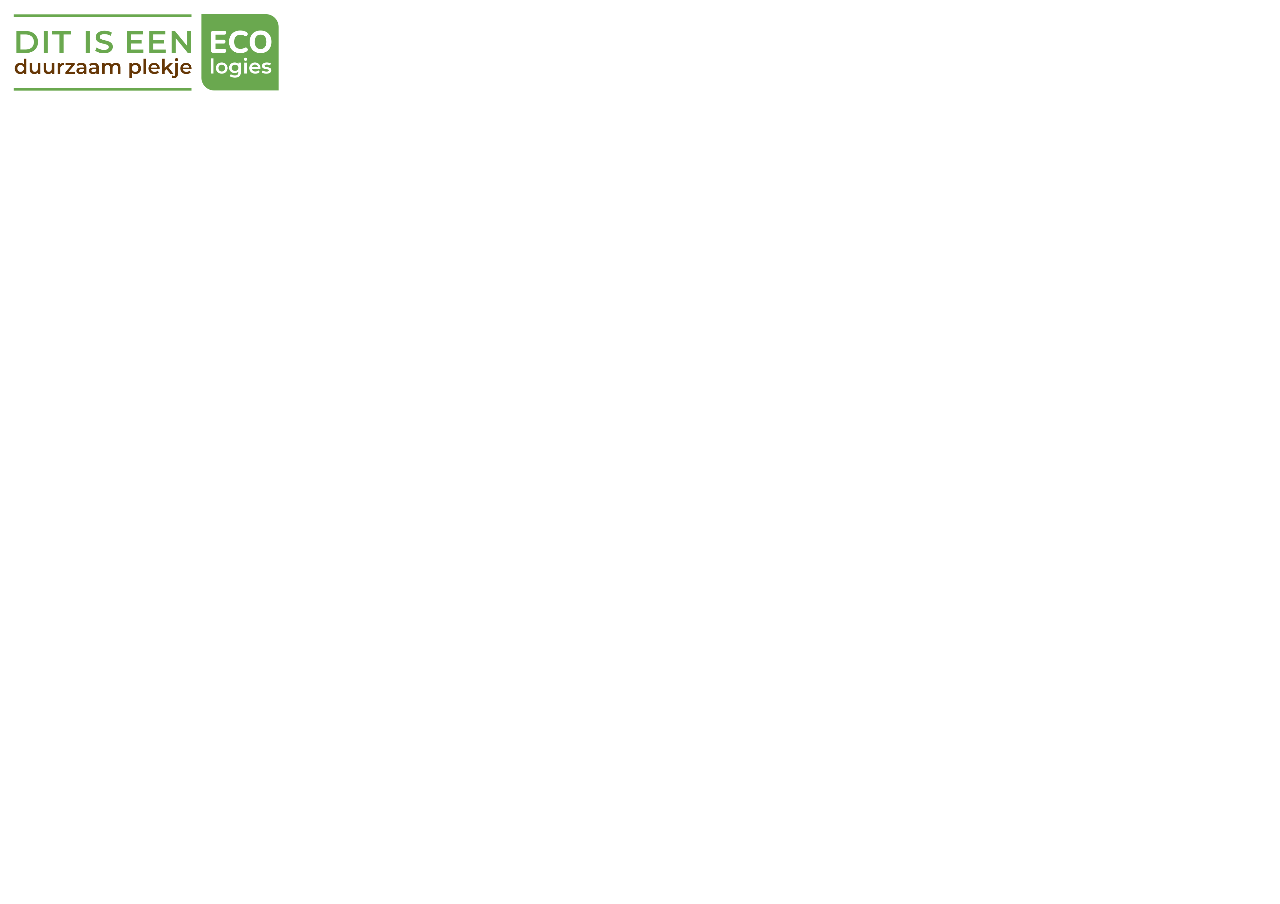
<file: Homepage_files/inner-frame-minified(1).html>
<!DOCTYPE html>
<!-- saved from url=(0272)https://1787022918-atari-embeds.googleusercontent.com/embeds/16cb204cf3a9d4d223a0a3fd8b0eec5d/inner-frame-minified.html?jsh=m%3B%2F_%2Fscs%2Fabc-static%2F_%2Fjs%2Fk%3Dgapi.lb.nl.qpZCnJKhvvY.O%2Fam%3DAACA%2Fd%3D1%2Frs%3DAHpOoo9npq4oFac2Xjsm_SRHh4KI5sYAew%2Fm%3D__features__ -->
<html><head><meta http-equiv="Content-Type" content="text/html; charset=windows-1252">
  <style>body,html,iframe{margin:0;padding:0;height:100%;width:100%;overflow:hidden}.forceIosScrolling{overflow:scroll;-webkit-overflow-scrolling:touch}</style>
<script src="./cb=gapi.loaded_0" async=""></script><script src="./api.js.downloaden" gapi_processed="true"></script></head>

<body>
<iframe id="userHtmlFrame" frameborder="0" scrolling="yes" style="overflow: auto;" src="./saved_resource(1).html">
</iframe>

<script>function loadGapi(){var loaderScript=document.createElement('script');loaderScript.setAttribute('src','https://apis.google.com/js/api.js?checkCookie=1');loaderScript.onload=function(){this.onload=function(){};loadGapiClient();};loaderScript.onreadystatechange=function(){if(this.readyState==='complete'){this.onload();}};(document.head||document.body||document.documentElement).appendChild(loaderScript);}function updateUserHtmlFrame(userHtml,enableInteraction,forceIosScrolling){var frame=document.getElementById('userHtmlFrame');if(enableInteraction){if(forceIosScrolling){var iframeParent=frame.parentElement;iframeParent.classList.add('forceIosScrolling');}else{frame.style.overflow='auto';}}else{frame.setAttribute('scrolling','no');frame.style.pointerEvents='none';}clearCookies();clearStorage();frame.contentWindow.document.open();frame.contentWindow.document.write('<base target="_blank">'+userHtml);frame.contentWindow.document.close();}function onGapiInitialized(){gapi.rpc.call('..','innerFrameGapiInitialized');gapi.rpc.register('updateUserHtmlFrame',updateUserHtmlFrame);}function loadGapiClient(){gapi.load('gapi.rpc',onGapiInitialized);}if(document.readyState=='complete'){loadGapi();}else{self.addEventListener('load',loadGapi);}function clearCookies(){var cookies=document.cookie.split(";");for(var i=0;i<cookies.length;i++){var cookie=cookies[i];var equalPosition=cookie.indexOf("=");var name=equalPosition>-1?cookie.substr(0,equalPosition):cookie;document.cookie=name+"=;expires=Thu, 01 Jan 1970 00:00:00 GMT";document.cookie=name+"=;expires=Thu, 01 Jan 1970 00:00:01 GMT ;domain=.googleusercontent.com";}}function clearStorage(){try{localStorage.clear();sessionStorage.clear();}catch(e){}}</script>


</body></html>
</file>
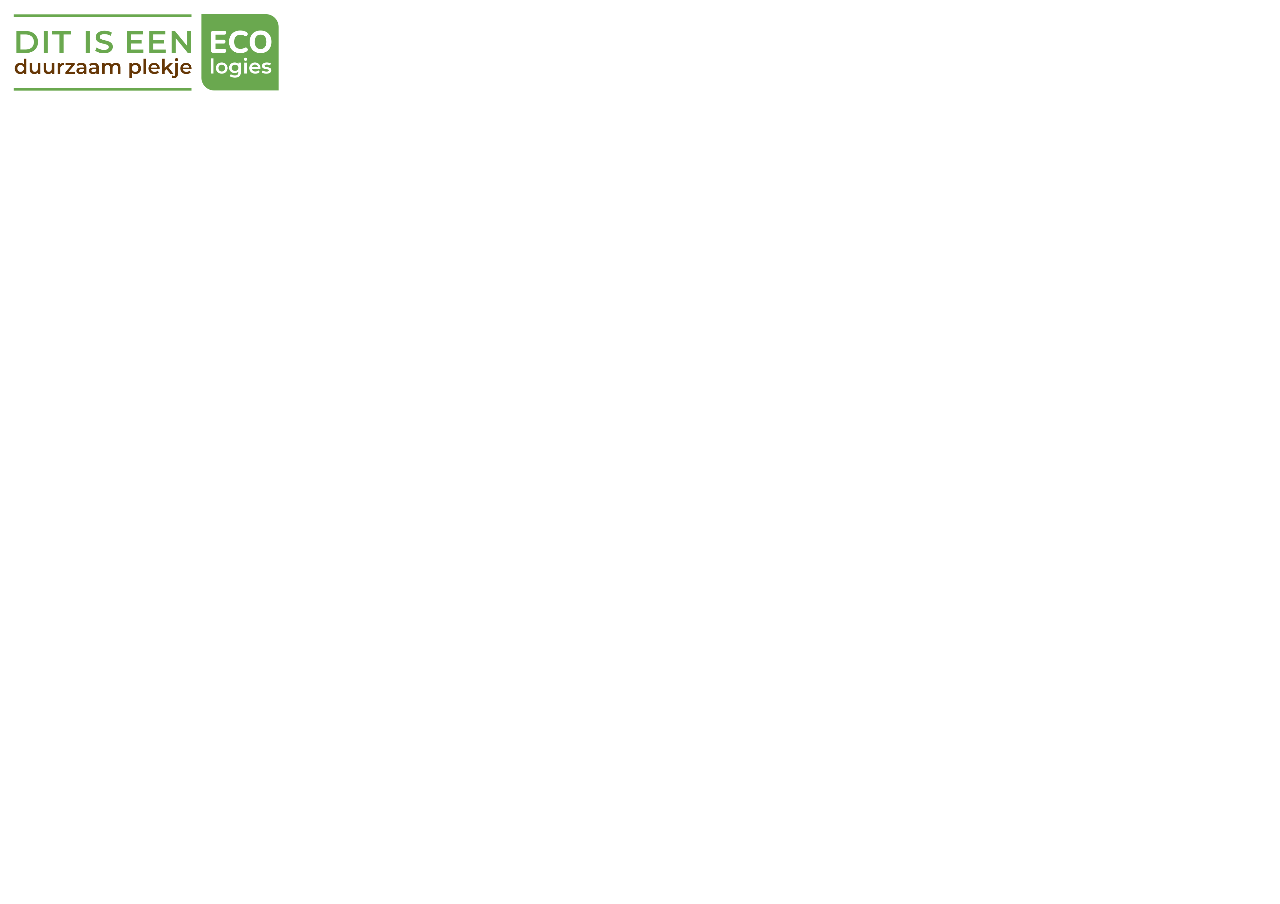
<file: Homepage_files/intermediate-frame-minified(1).html>
<!DOCTYPE html>
<!-- saved from url=(0267)https://www.gstatic.com/atari/embeds/83a60601c213b72fb19c1855fb0c5f26/intermediate-frame-minified.html?jsh=m%3B%2F_%2Fscs%2Fabc-static%2F_%2Fjs%2Fk%3Dgapi.lb.nl.qpZCnJKhvvY.O%2Fam%3DAACA%2Fd%3D1%2Frs%3DAHpOoo9npq4oFac2Xjsm_SRHh4KI5sYAew%2Fm%3D__features__&r=268427032 -->
<html><head><meta http-equiv="Content-Type" content="text/html; charset=windows-1252">
  <style>body,html,iframe{margin:0;padding:0;height:100%;width:100%;overflow:hidden}.forceIosScrolling{overflow:scroll;-webkit-overflow-scrolling:touch}</style>
<script src="./cb=gapi.loaded_0" async=""></script><script src="./api.js.downloaden" gapi_processed="true"></script></head>

<body>
<iframe id="innerFrame" name="innerFrame" sandbox="allow-scripts allow-popups allow-forms allow-same-origin allow-popups-to-escape-sandbox allow-downloads allow-storage-access-by-user-activation" frameborder="0" allowfullscreen="" src="./inner-frame-minified(1).html" style="overflow: auto;">
</iframe>

<script>function loadGapi(){var loaderScript=document.createElement('script');loaderScript.setAttribute('src','https://apis.google.com/js/api.js?checkCookie=1');loaderScript.onload=function(){this.onload=function(){};loadGapiClient();};loaderScript.onreadystatechange=function(){if(this.readyState==='complete'){this.onload();}};(document.head||document.body||document.documentElement).appendChild(loaderScript);}function updateInnerFrame(url,enableInteraction,forceIosScrolling){var urlEl=document.createElement('a');urlEl.setAttribute('href',url);if(urlEl.protocol!="https:"&&urlEl.protocol!="http:"){return;}var iframe=document.getElementById('innerFrame');iframe.src=url;iframe.onload=function(){gapi.rpc.call('..','innerFrameLoaded');};if(enableInteraction){if(forceIosScrolling){var iframeParent=iframe.parentElement;iframeParent.classList.add('forceIosScrolling');}else{iframe.style.overflow='auto';}}else{iframe.style.pointerEvents='none';}}function updateInnerIframeCode(userCode,enableInteraction,forceIosScrolling){gapi.rpc.setup('innerFrame');gapi.rpc.call('innerFrame','updateUserHtmlFrame',undefined,userCode,enableInteraction,forceIosScrolling);}function onPostMessage(ev){if(ev.data['magic']!='SHIC'){return;}var type=ev.data['type'];switch(type){case'resize':var height=ev.data['height'];gapi.rpc.call('..','resize',undefined,height);}}function onGapiInitialized(){gapi.rpc.call('..','gapiInitialized');gapi.rpc.register('updateInnerFrame',updateInnerFrame);gapi.rpc.register('updateInnerIframeCode',updateInnerIframeCode);window.addEventListener('message',onPostMessage);}function loadGapiClient(){gapi.load('gapi.rpc',onGapiInitialized);}if(document.readyState=='complete'){loadGapi();}else{self.addEventListener('load',loadGapi);}</script>


</body></html>
</file>
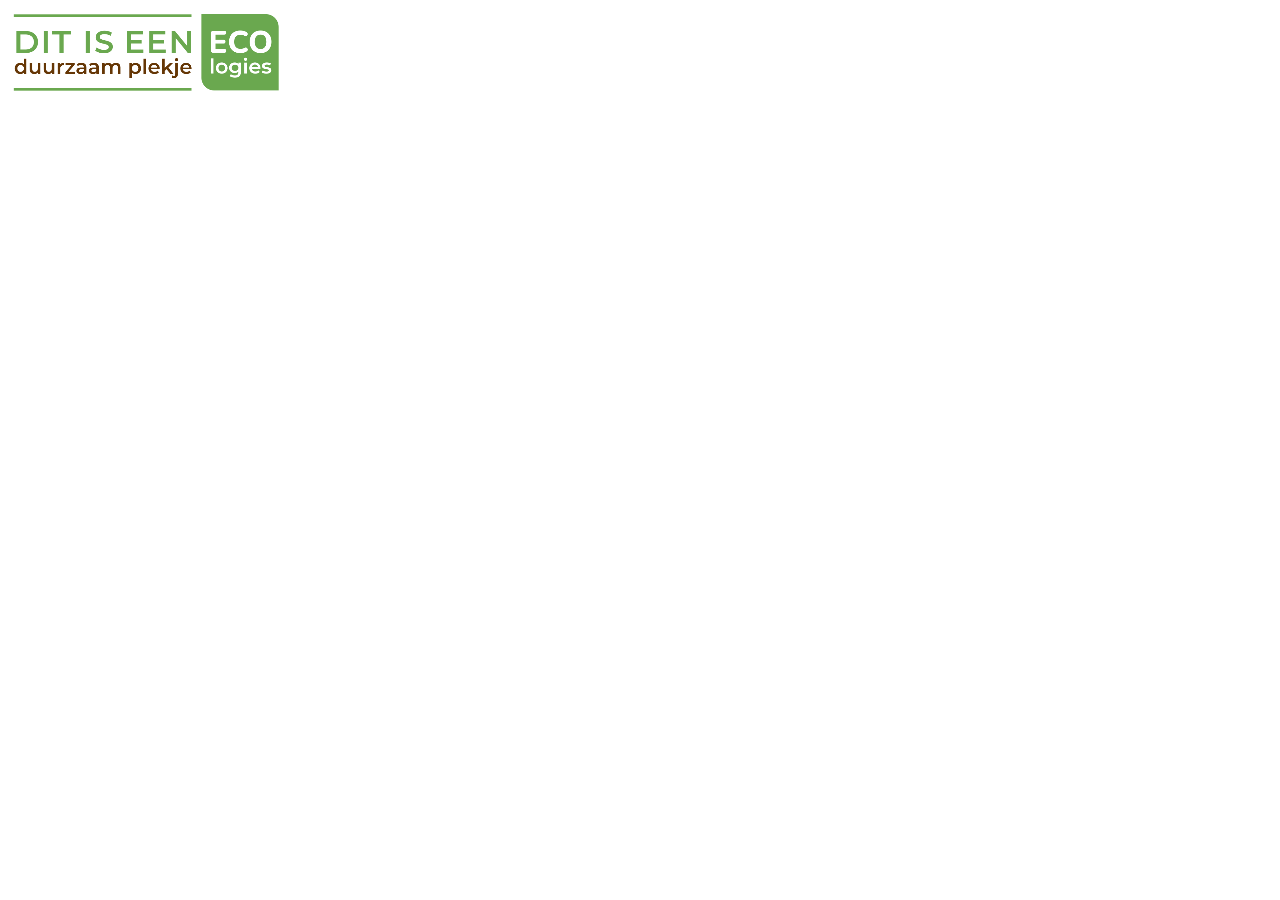
<file: Homepage_files/saved_resource(1).html>
<!-- saved from url=(0272)https://1787022918-atari-embeds.googleusercontent.com/embeds/16cb204cf3a9d4d223a0a3fd8b0eec5d/inner-frame-minified.html?jsh=m%3B%2F_%2Fscs%2Fabc-static%2F_%2Fjs%2Fk%3Dgapi.lb.nl.qpZCnJKhvvY.O%2Fam%3DAACA%2Fd%3D1%2Frs%3DAHpOoo9npq4oFac2Xjsm_SRHh4KI5sYAew%2Fm%3D__features__ -->
<html><head><meta http-equiv="Content-Type" content="text/html; charset=UTF-8"><!--<base target="_blank">--><base href="." target="_blank"></head><body><a href="https://www.eco-logies.nl/" target="_blank"><img src="./ditiseenduurzaamplekje.png" title="duurzaam overnachten op mooie plekjes" onerror="this.onerror=null; this.src=&#39;https://www.eco-logies.nl/logo/ditiseenduurzaamplekje.png&#39;" width="275"></a>

​






</body></html>
</file>
